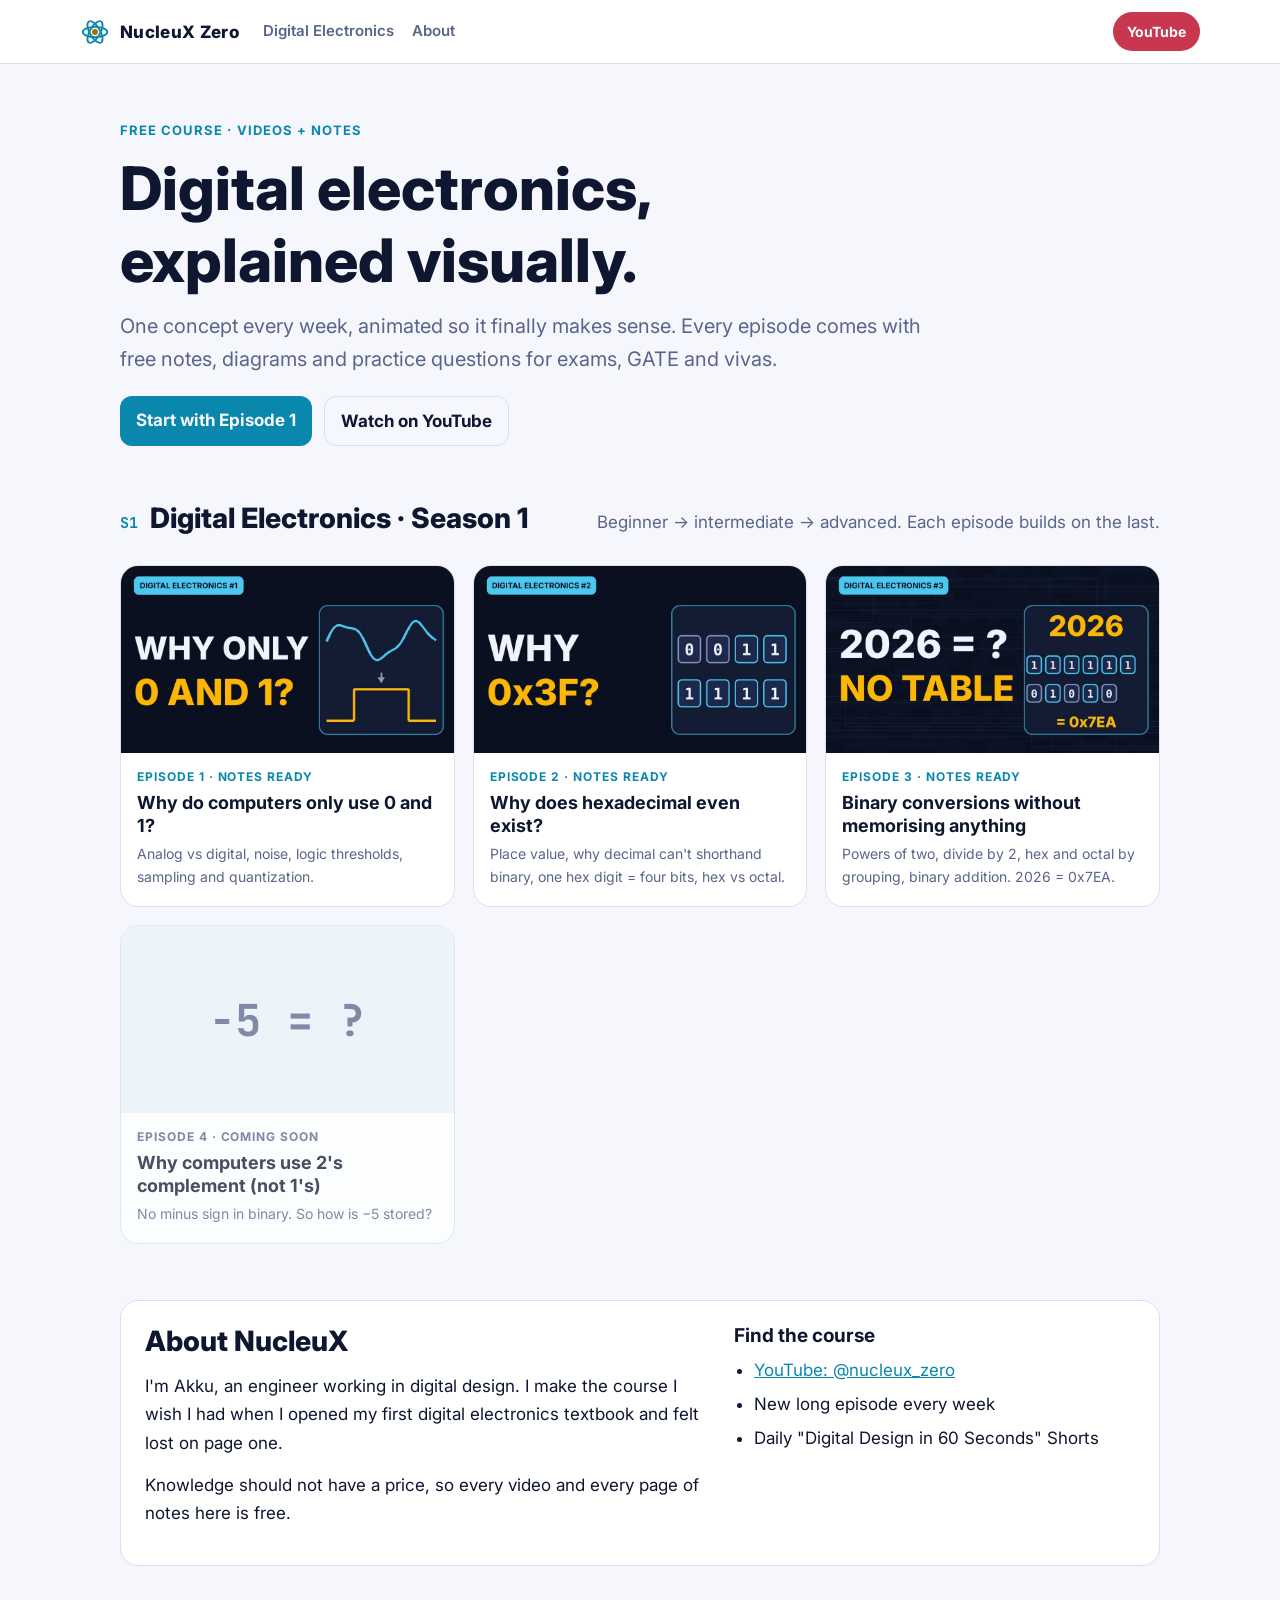
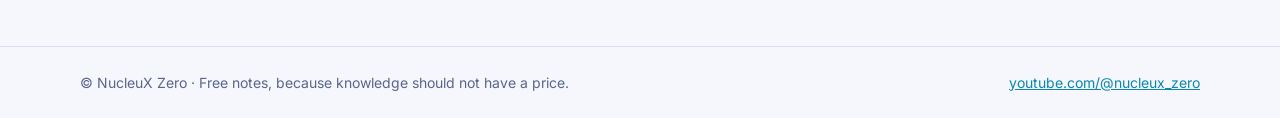
<file: index.html>
<!DOCTYPE html>
<html lang="en">
<head>
<meta charset="utf-8">
<meta name="viewport" content="width=device-width, initial-scale=1">
<link rel="preconnect" href="https://fonts.googleapis.com">
<link rel="preconnect" href="https://fonts.gstatic.com" crossorigin>
<link href="https://fonts.googleapis.com/css2?family=Inter:wght@400;500;600;700;800&family=JetBrains+Mono:wght@500;700&display=swap" rel="stylesheet">
<title>Free Digital Electronics Course: Animated Lessons + Notes | NucleuX</title>
<meta name="description" content="Free animated Digital Electronics course for beginners: number systems, binary, hexadecimal, logic gates and more. Notes and practice questions for ECE, GATE and vivas.">
<link rel="canonical" href="https://nucleuxzero.github.io/">
<meta name="robots" content="index, follow">
<meta property="og:type" content="website">
<meta property="og:site_name" content="NucleuX Zero">
<meta property="og:title" content="Free Digital Electronics Course: Animated Lessons + Notes | NucleuX">
<meta property="og:description" content="Free animated Digital Electronics course for beginners: number systems, binary, hexadecimal, logic gates and more. Notes and practice questions for ECE, GATE and vivas.">
<meta property="og:url" content="https://nucleuxzero.github.io/">
<meta property="og:image" content="https://nucleuxzero.github.io/assets/ep02-thumb.jpg">
<meta property="og:image:width" content="960">
<meta property="og:image:height" content="540">
<meta name="twitter:card" content="summary_large_image">
<meta name="twitter:title" content="Free Digital Electronics Course: Animated Lessons + Notes | NucleuX">
<meta name="twitter:description" content="Free animated Digital Electronics course for beginners: number systems, binary, hexadecimal, logic gates and more. Notes and practice questions for ECE, GATE and vivas.">
<meta name="twitter:image" content="https://nucleuxzero.github.io/assets/ep02-thumb.jpg">
<script type="application/ld+json">
{
 "@context": "https://schema.org",
 "@graph": [
  {
   "@type": "WebSite",
   "name": "NucleuX Zero",
   "url": "https://nucleuxzero.github.io/",
   "inLanguage": "en",
   "publisher": {
    "@type": "Organization",
    "name": "NucleuX Zero",
    "url": "https://nucleuxzero.github.io/",
    "sameAs": [
     "https://www.youtube.com/@nucleux_zero"
    ]
   }
  },
  {
   "@type": "Course",
   "name": "Digital Electronics (Season 1)",
   "url": "https://nucleuxzero.github.io/",
   "description": "Free animated Digital Electronics course for beginners: number systems, binary, hexadecimal, logic gates and more. Notes and practice questions for ECE, GATE and vivas.",
   "inLanguage": "en",
   "isAccessibleForFree": true,
   "educationalLevel": "Beginner",
   "provider": {
    "@type": "Organization",
    "name": "NucleuX Zero",
    "url": "https://nucleuxzero.github.io/",
    "sameAs": [
     "https://www.youtube.com/@nucleux_zero"
    ]
   },
   "hasCourseInstance": {
    "@type": "CourseInstance",
    "courseMode": "online"
   },
   "offers": {
    "@type": "Offer",
    "price": "0",
    "priceCurrency": "INR",
    "category": "Free"
   },
   "hasPart": [
    {
     "@type": "LearningResource",
     "name": "Analog vs Digital: Why Computers Use Only 0 and 1",
     "url": "https://nucleuxzero.github.io/digital-electronics/ep01-why-0-and-1/"
    },
    {
     "@type": "LearningResource",
     "name": "Hexadecimal Number System Explained",
     "url": "https://nucleuxzero.github.io/digital-electronics/ep02-why-hexadecimal-exists/"
    },
    {
     "@type": "LearningResource",
     "name": "Decimal to Binary, Hex and Octal Without Tables",
     "url": "https://nucleuxzero.github.io/digital-electronics/ep03-binary-conversions-without-memorising/"
    }
   ]
  }
 ]
}
</script>
<link rel="stylesheet" href="assets/style.css">
</head>
<body>
<header class="top">
  <div class="top-in">
    <a class="brand" href="./" aria-label="NucleuX Zero home"><svg viewBox="0 0 32 32" aria-hidden="true"><ellipse cx="16" cy="16" rx="13" ry="5.5" fill="none" stroke="var(--cyan)" stroke-width="2"/><ellipse cx="16" cy="16" rx="13" ry="5.5" fill="none" stroke="var(--cyan)" stroke-width="2" transform="rotate(60 16 16)"/><ellipse cx="16" cy="16" rx="13" ry="5.5" fill="none" stroke="var(--cyan)" stroke-width="2" transform="rotate(-60 16 16)"/><circle cx="16" cy="16" r="3.2" fill="var(--amber)"/></svg> NucleuX Zero</a>
    <nav class="nav" aria-label="Main">
      <a href="#course">Digital Electronics</a>
      <a href="#about">About</a>
    </nav>
    <a class="yt" href="https://www.youtube.com/@nucleux_zero">YouTube</a>
  </div>
</header>

<div class="home">
  <div class="hero">
    <div class="crumb">Free course · videos + notes</div>
    <h1>Digital electronics, explained visually.</h1>
    <p class="lede">One concept every week, animated so it finally makes sense. Every episode comes with free notes, diagrams and practice questions for exams, GATE and vivas.</p>
    <div class="actions">
      <a class="btn" href="digital-electronics/ep01-why-0-and-1/">Start with Episode 1</a>
      <a class="btn ghost" href="https://www.youtube.com/@nucleux_zero">Watch on YouTube</a>
    </div>
  </div>

  <section class="course" id="course">
    <div class="course-head">
      <h2><span class="n">S1</span>Digital Electronics · Season 1</h2>
      <p>Beginner → intermediate → advanced. Each episode builds on the last.</p>
    </div>
    <div class="eps">
      <a class="ep" href="digital-electronics/ep01-why-0-and-1/">
        <img src="assets/ep01-thumb.jpg" alt="Episode 1 thumbnail: Why only 0 and 1?">
        <div class="b"><small>Episode 1 · Notes ready</small><b>Why do computers only use 0 and 1?</b><span>Analog vs digital, noise, logic thresholds, sampling and quantization.</span></div>
      </a>
      <a class="ep" href="digital-electronics/ep02-why-hexadecimal-exists/">
        <img src="assets/ep02-thumb.jpg" alt="Episode 2 thumbnail: Why 0x3F?">
        <div class="b"><small>Episode 2 · Notes ready</small><b>Why does hexadecimal even exist?</b><span>Place value, why decimal can't shorthand binary, one hex digit = four bits, hex vs octal.</span></div>
      </a>
      <a class="ep" href="digital-electronics/ep03-binary-conversions-without-memorising/">
        <img src="assets/ep03-thumb.jpg" alt="Episode 3 thumbnail: 2026 = ? No table">
        <div class="b"><small>Episode 3 · Notes ready</small><b>Binary conversions without memorising anything</b><span>Powers of two, divide by 2, hex and octal by grouping, binary addition. 2026 = 0x7EA.</span></div>
      </a>
      <div class="ep soon" aria-label="Episode 4, coming soon">
        <div class="ph">−5 = ?</div>
        <div class="b"><small>Episode 4 · Coming soon</small><b>Why computers use 2's complement (not 1's)</b><span>No minus sign in binary. So how is −5 stored?</span></div>
      </div>
    </div>
  </section>

  <section class="about" id="about">
    <div>
      <h2>About NucleuX</h2>
      <p>I'm Akku, an engineer working in digital design. I make the course I wish I had when I opened my first digital electronics textbook and felt lost on page one.</p>
      <p>Knowledge should not have a price, so every video and every page of notes here is free.</p>
    </div>
    <div>
      <h3 style="margin-top:0">Find the course</h3>
      <ul>
        <li><a href="https://www.youtube.com/@nucleux_zero">YouTube: @nucleux_zero</a></li>
        <li>New long episode every week</li>
        <li>Daily "Digital Design in 60 Seconds" Shorts</li>
      </ul>
    </div>
  </section>
</div>

<footer><div><span>© NucleuX Zero · Free notes, because knowledge should not have a price.</span><a href="https://www.youtube.com/@nucleux_zero">youtube.com/@nucleux_zero</a></div></footer>
</body>
</html>
</file>
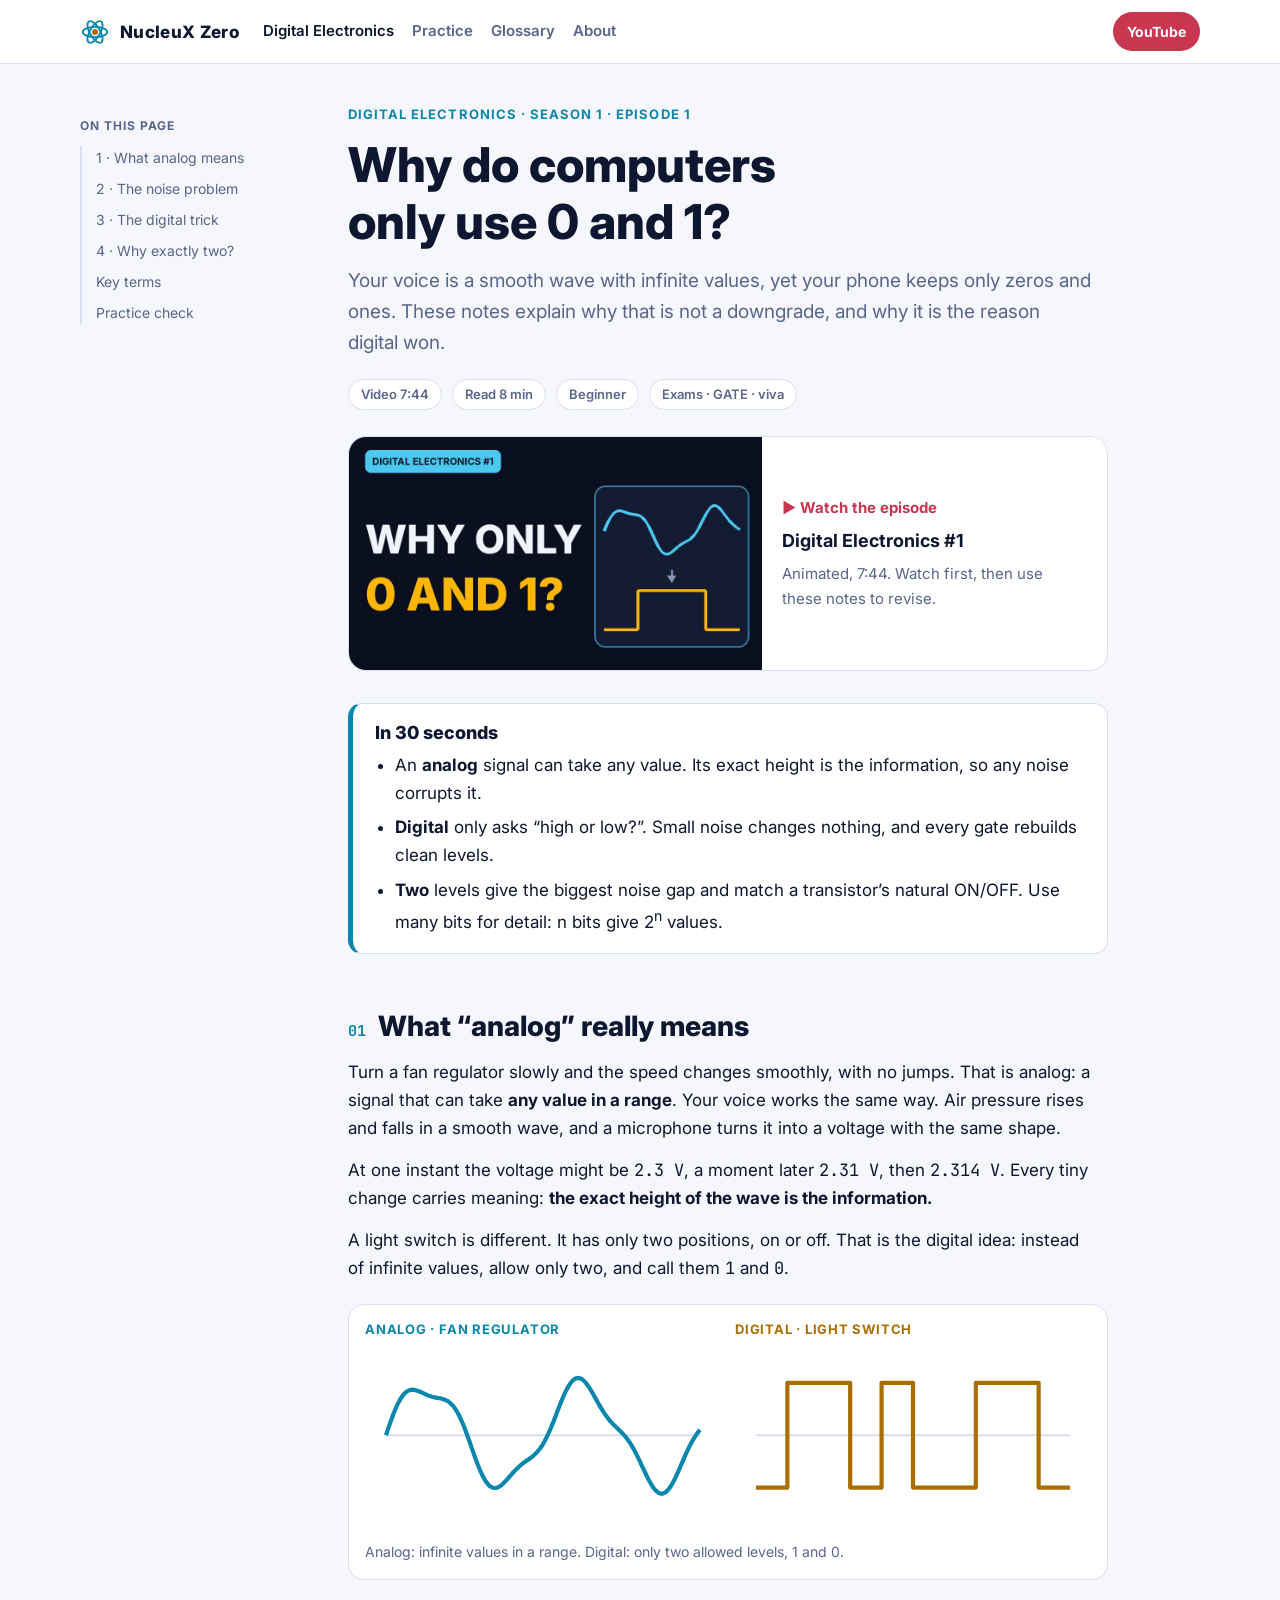
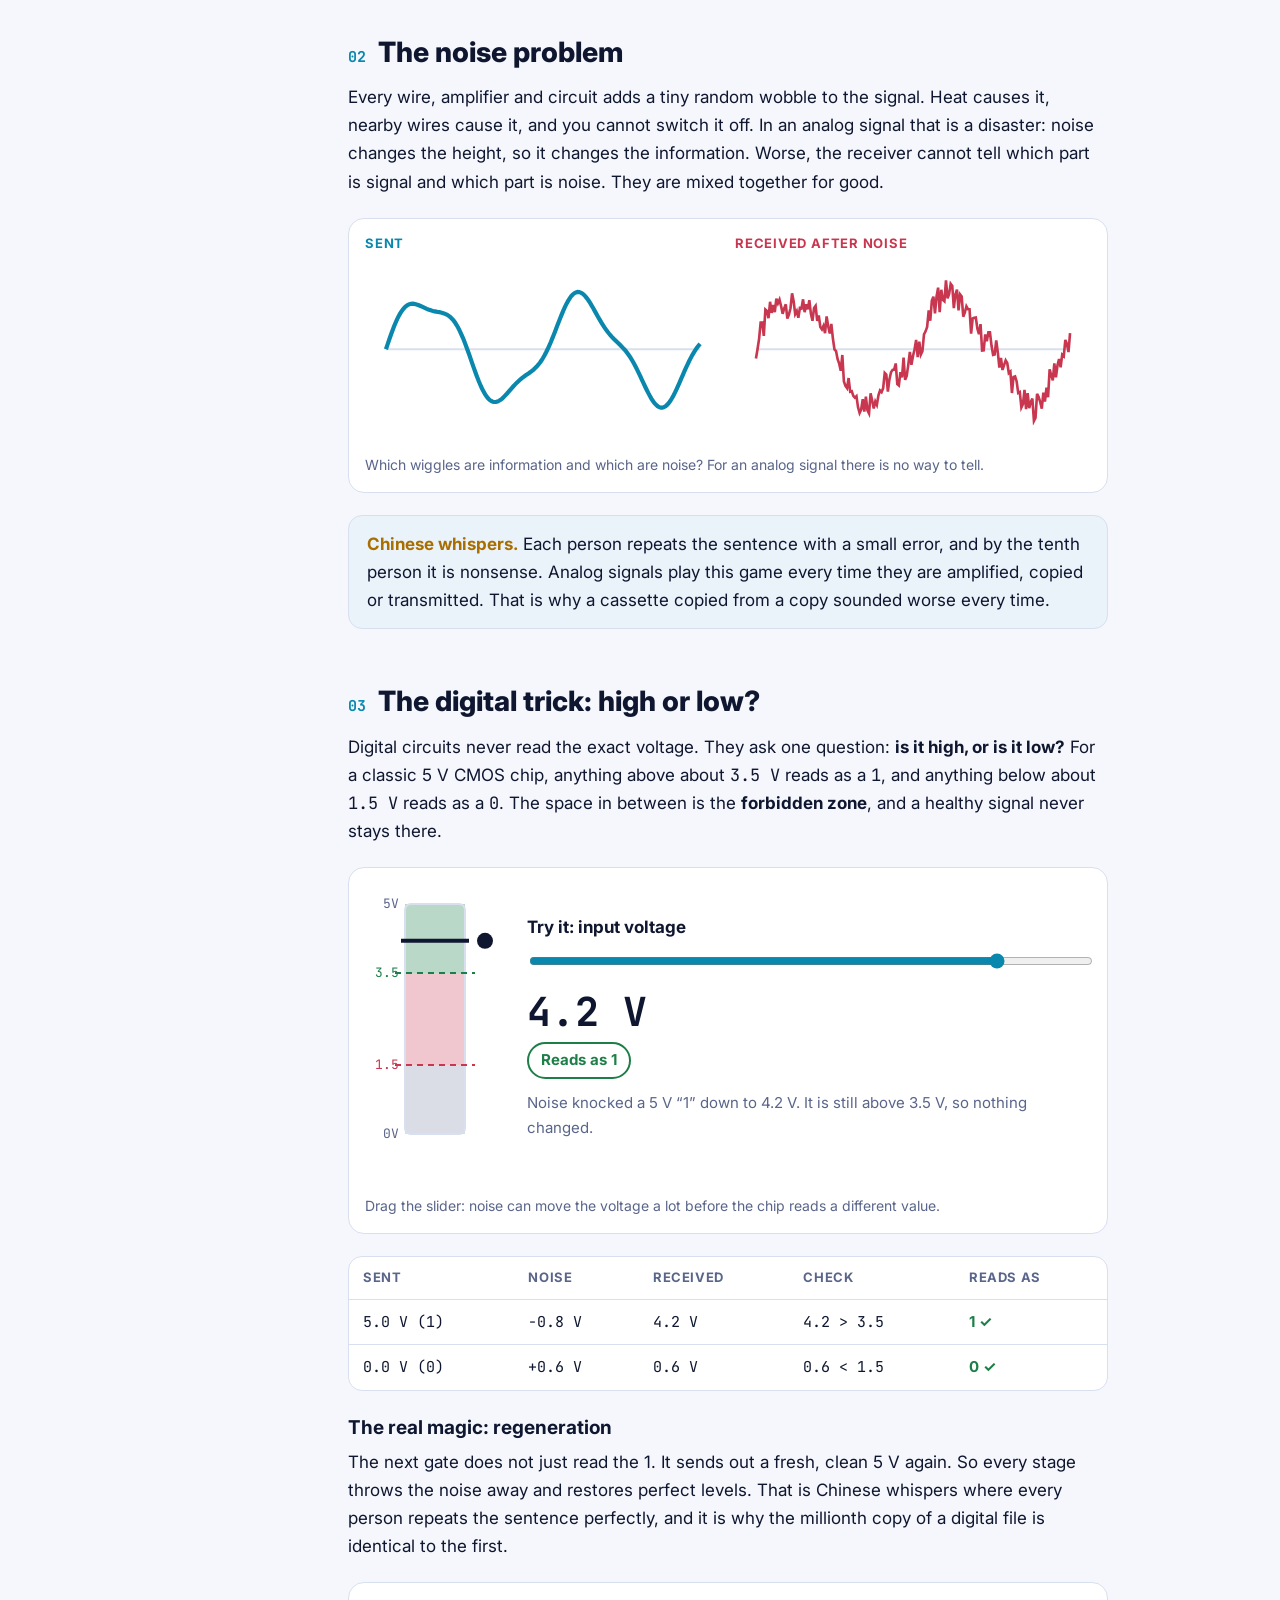
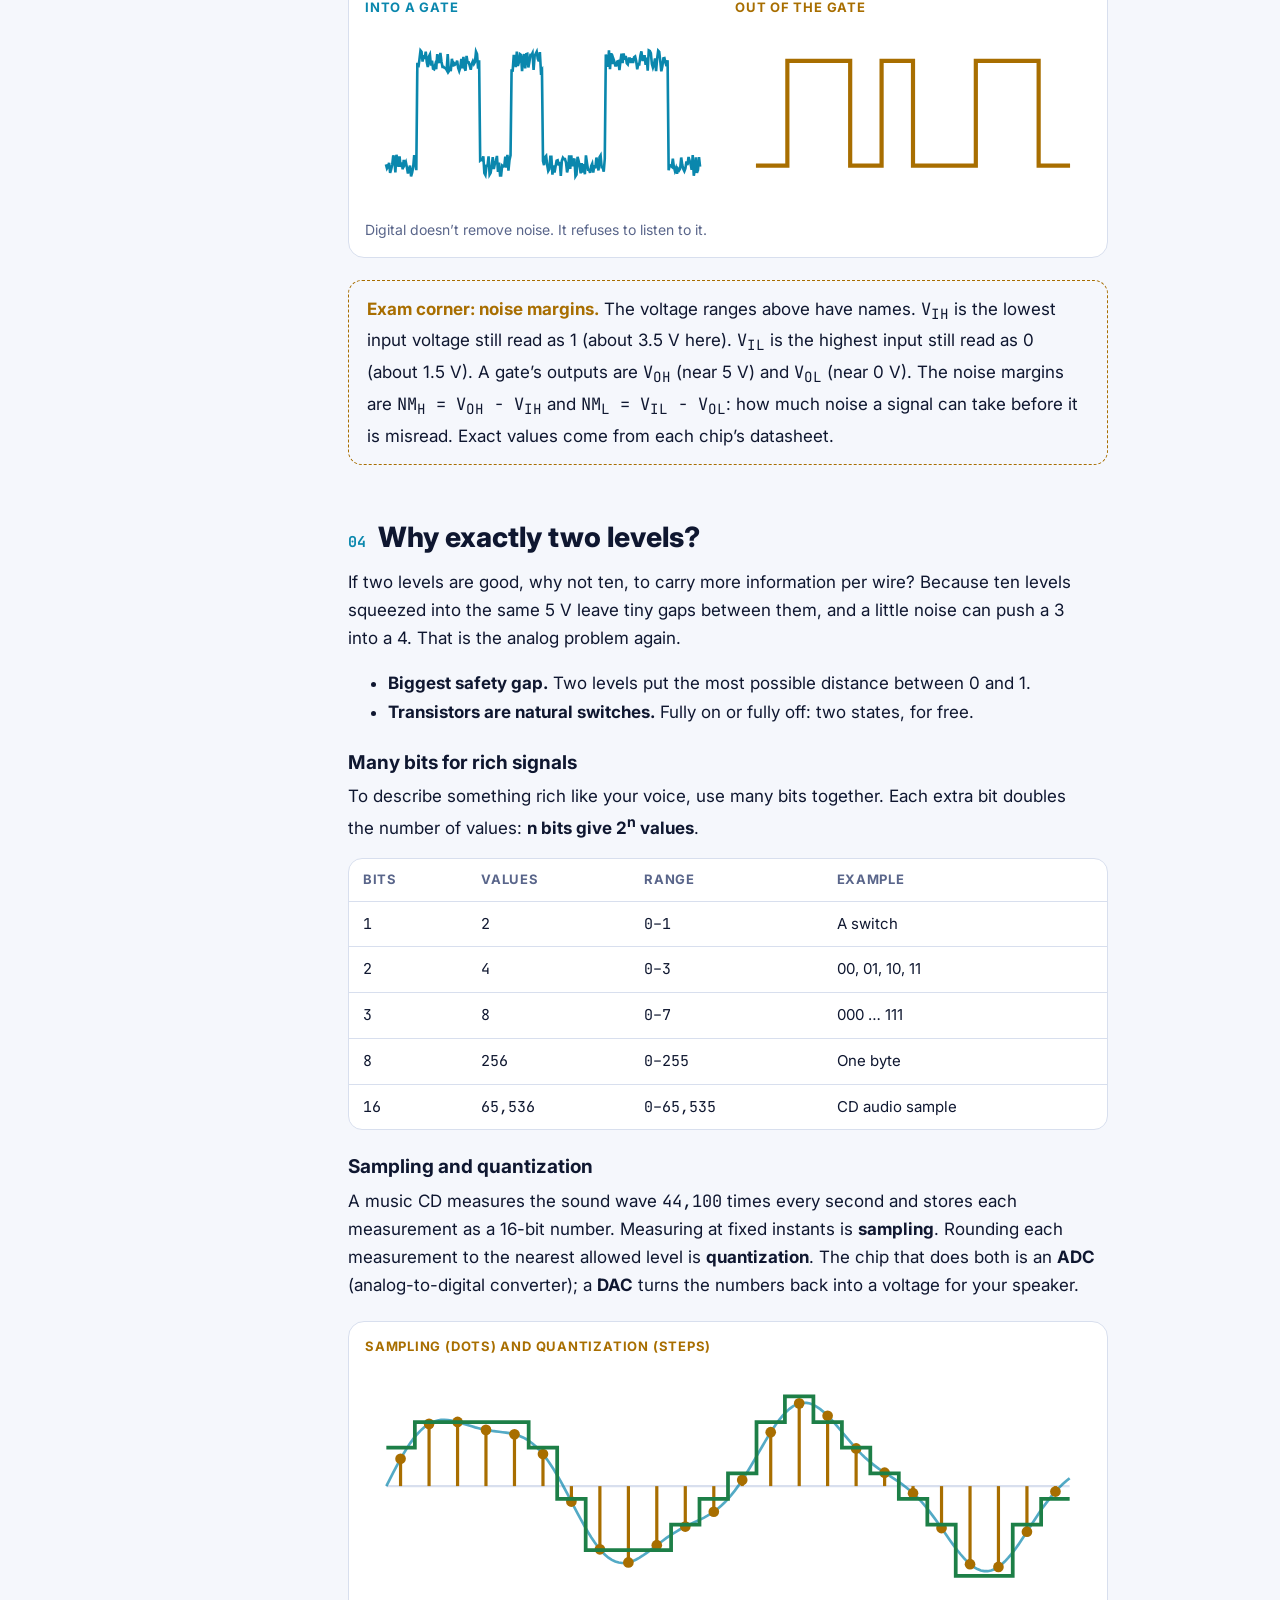
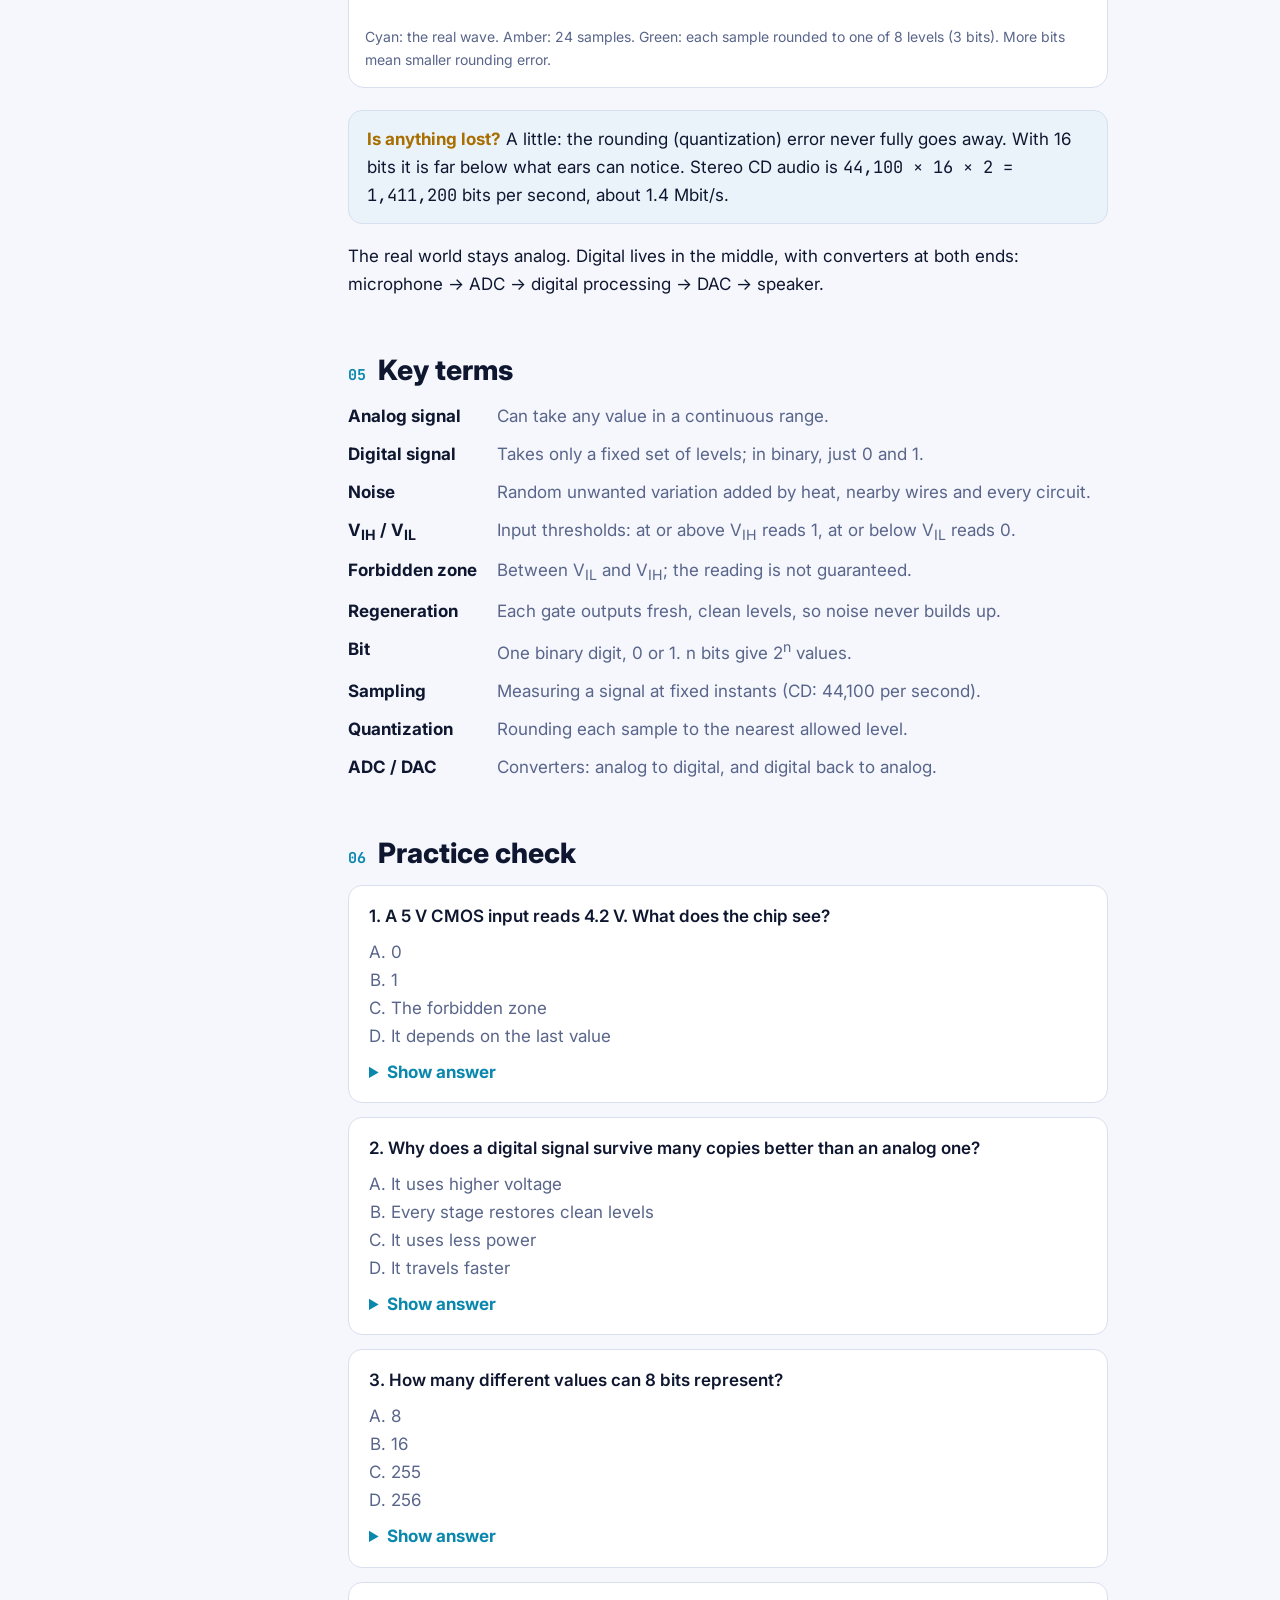
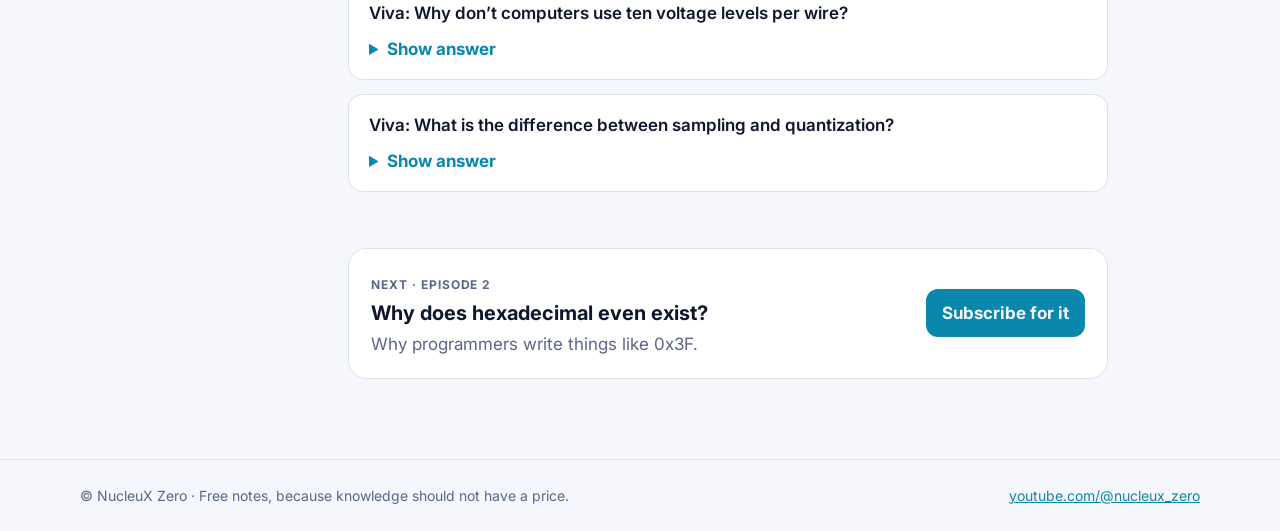
<file: digital-electronics/ep01-why-0-and-1/index.html>
<!DOCTYPE html>
<html lang="en">
<head>
<meta charset="utf-8">
<meta name="viewport" content="width=device-width, initial-scale=1">
<title>Analog vs Digital: Why Computers Use Only 0 and 1 | Free Notes</title>
<meta name="description" content="Why do computers use only 0 and 1? Analog vs digital signals, noise, logic thresholds, why exactly two levels, sampling and quantization. Free notes and practice.">
<link rel="canonical" href="https://nucleuxzero.github.io/digital-electronics/ep01-why-0-and-1/">
<meta name="robots" content="index, follow">
<meta property="og:type" content="article">
<meta property="og:site_name" content="NucleuX Zero">
<meta property="og:title" content="Analog vs Digital: Why Computers Use Only 0 and 1 | Free Notes">
<meta property="og:description" content="Why do computers use only 0 and 1? Analog vs digital signals, noise, logic thresholds, why exactly two levels, sampling and quantization. Free notes and practice.">
<meta property="og:url" content="https://nucleuxzero.github.io/digital-electronics/ep01-why-0-and-1/">
<meta property="og:image" content="https://nucleuxzero.github.io/assets/ep01-thumb.jpg">
<meta property="og:image:width" content="960">
<meta property="og:image:height" content="540">
<meta name="twitter:card" content="summary_large_image">
<meta name="twitter:title" content="Analog vs Digital: Why Computers Use Only 0 and 1 | Free Notes">
<meta name="twitter:description" content="Why do computers use only 0 and 1? Analog vs digital signals, noise, logic thresholds, why exactly two levels, sampling and quantization. Free notes and practice.">
<meta name="twitter:image" content="https://nucleuxzero.github.io/assets/ep01-thumb.jpg">
<script type="application/ld+json">
{
 "@context": "https://schema.org",
 "@type": "LearningResource",
 "name": "Analog vs Digital: Why Do Computers Only Use 0 and 1?",
 "description": "Why do computers use only 0 and 1? Analog vs digital signals, noise, logic thresholds, why exactly two levels, sampling and quantization. Free notes and practice.",
 "url": "https://nucleuxzero.github.io/digital-electronics/ep01-why-0-and-1/",
 "image": "https://nucleuxzero.github.io/assets/ep01-thumb.jpg",
 "inLanguage": "en",
 "learningResourceType": "Lecture notes",
 "educationalLevel": "Beginner",
 "isAccessibleForFree": true,
 "teaches": [
  "Analog vs digital signals",
  "Noise and logic thresholds",
  "Why binary uses two levels",
  "Sampling and quantization"
 ],
 "keywords": "analog vs digital, why computers use binary, digital signal, noise margin, logic levels, sampling and quantization, digital electronics basics",
 "dateModified": "2026-11-20",
 "author": {
  "@type": "Organization",
  "name": "NucleuX Zero",
  "url": "https://nucleuxzero.github.io/",
  "sameAs": [
   "https://www.youtube.com/@nucleux_zero"
  ]
 },
 "isPartOf": {
  "@type": "Course",
  "name": "Digital Electronics (Season 1)",
  "url": "https://nucleuxzero.github.io/",
  "provider": {
   "@type": "Organization",
   "name": "NucleuX Zero"
  }
 }
}
</script>
<link rel="preconnect" href="https://fonts.googleapis.com">
<link rel="preconnect" href="https://fonts.gstatic.com" crossorigin>
<link href="https://fonts.googleapis.com/css2?family=Inter:wght@400;500;600;700;800&family=JetBrains+Mono:wght@500;700&display=swap" rel="stylesheet">
<link rel="stylesheet" href="../../assets/style.css">
</head>
<body>
<header class="top">
  <div class="top-in">
    <a class="brand" href="../../" aria-label="NucleuX Zero home">
      <svg viewBox="0 0 32 32" aria-hidden="true"><ellipse cx="16" cy="16" rx="13" ry="5.5" fill="none" stroke="var(--cyan)" stroke-width="2"/><ellipse cx="16" cy="16" rx="13" ry="5.5" fill="none" stroke="var(--cyan)" stroke-width="2" transform="rotate(60 16 16)"/><ellipse cx="16" cy="16" rx="13" ry="5.5" fill="none" stroke="var(--cyan)" stroke-width="2" transform="rotate(-60 16 16)"/><circle cx="16" cy="16" r="3.2" fill="var(--amber)"/></svg>
      NucleuX Zero
    </a>
    <nav class="nav" aria-label="Main">
      <a href="../../#course" aria-current="page">Digital Electronics</a>
      <a href="#practice">Practice</a>
      <a href="#glossary">Glossary</a>
      <a href="../../#about">About</a>
    </nav>
    <a class="yt" href="https://www.youtube.com/@nucleux_zero">YouTube</a>
  </div>
</header>

<div class="wrap" id="top">
  <aside class="rail" aria-label="On this page">
    <p>On this page</p>
    <ol>
      <li><a href="#analog">1 · What analog means</a></li>
      <li><a href="#noise">2 · The noise problem</a></li>
      <li><a href="#trick">3 · The digital trick</a></li>
      <li><a href="#two">4 · Why exactly two?</a></li>
      <li><a href="#glossary">Key terms</a></li>
      <li><a href="#practice">Practice check</a></li>
    </ol>
  </aside>

  <main>
    <div class="crumb">Digital Electronics · Season 1 · Episode 1</div>
    <h1>Why do computers only use 0 and 1?</h1>
    <p class="lede">Your voice is a smooth wave with infinite values, yet your phone keeps only zeros and ones. These notes explain why that is not a downgrade, and why it is the reason digital won.</p>
    <div class="meta">
      <span class="chip">Video 7:44</span><span class="chip">Read 8 min</span><span class="chip">Beginner</span><span class="chip">Exams · GATE · viva</span>
    </div>

    <a class="video" href="https://www.youtube.com/@nucleux_zero">
      <img src="../../assets/ep01-thumb.jpg" alt="Episode 1 thumbnail: Why only 0 and 1?">
      <div><span class="play">▶ Watch the episode</span><b>Digital Electronics #1</b><span>Animated, 7:44. Watch first, then use these notes to revise.</span></div>
    </a>

    <div class="tldr">
      <h2>In 30 seconds</h2>
      <ul>
        <li>An <b>analog</b> signal can take any value. Its exact height is the information, so any noise corrupts it.</li>
        <li><b>Digital</b> only asks “high or low?”. Small noise changes nothing, and every gate rebuilds clean levels.</li>
        <li><b>Two</b> levels give the biggest noise gap and match a transistor’s natural ON/OFF. Use many bits for detail: n bits give 2<sup>n</sup> values.</li>
      </ul>
    </div>

    <section id="analog">
      <h2><span class="n">01</span>What “analog” really means</h2>
      <p>Turn a fan regulator slowly and the speed changes smoothly, with no jumps. That is analog: a signal that can take <b>any value in a range</b>. Your voice works the same way. Air pressure rises and falls in a smooth wave, and a microphone turns it into a voltage with the same shape.</p>
      <p>At one instant the voltage might be <span class="mono">2.3 V</span>, a moment later <span class="mono">2.31 V</span>, then <span class="mono">2.314 V</span>. Every tiny change carries meaning: <b>the exact height of the wave is the information.</b></p>
      <p>A light switch is different. It has only two positions, on or off. That is the digital idea: instead of infinite values, allow only two, and call them <span class="mono">1</span> and <span class="mono">0</span>.</p>
      <figure>
        <div class="duo">
          <div><p class="plotlabel" style="color:var(--cyan)">Analog · fan regulator</p>
            <svg viewBox="0 0 340 180" role="img" aria-label="A smooth analog wave"><line x1="20" y1="90" x2="320" y2="90" class="axis"/><path d="M20.0,90.0 L21.5,85.6 L23.0,81.2 L24.5,76.9 L26.0,72.8 L27.5,68.8 L29.0,65.2 L30.5,61.8 L32.0,58.7 L33.5,56.0 L35.0,53.6 L36.5,51.6 L38.0,49.9 L39.5,48.6 L41.0,47.6 L42.5,47.0 L44.0,46.6 L45.5,46.5 L47.0,46.7 L48.5,47.0 L50.0,47.5 L51.5,48.0 L53.0,48.7 L54.5,49.4 L56.0,50.1 L57.5,50.8 L59.0,51.5 L60.5,52.1 L62.0,52.6 L63.5,53.1 L65.0,53.5 L66.5,53.8 L68.0,54.1 L69.5,54.4 L71.0,54.6 L72.5,54.9 L74.0,55.3 L75.5,55.8 L77.0,56.4 L78.5,57.1 L80.0,58.1 L81.5,59.3 L83.0,60.8 L84.5,62.5 L86.0,64.5 L87.5,66.9 L89.0,69.5 L90.5,72.4 L92.0,75.7 L93.5,79.1 L95.0,82.9 L96.5,86.8 L98.0,90.9 L99.5,95.1 L101.0,99.4 L102.5,103.7 L104.0,108.0 L105.5,112.2 L107.0,116.2 L108.5,120.1 L110.0,123.7 L111.5,127.0 L113.0,130.0 L114.5,132.7 L116.0,135.0 L117.5,136.9 L119.0,138.4 L120.5,139.4 L122.0,140.1 L123.5,140.4 L125.0,140.4 L126.5,140.0 L128.0,139.2 L129.5,138.3 L131.0,137.1 L132.5,135.7 L134.0,134.1 L135.5,132.5 L137.0,130.8 L138.5,129.0 L140.0,127.3 L141.5,125.6 L143.0,124.0 L144.5,122.4 L146.0,121.0 L147.5,119.6 L149.0,118.3 L150.5,117.1 L152.0,116.0 L153.5,114.9 L155.0,113.9 L156.5,112.9 L158.0,111.8 L159.5,110.6 L161.0,109.4 L162.5,108.0 L164.0,106.5 L165.5,104.8 L167.0,102.9 L168.5,100.8 L170.0,98.4 L171.5,95.8 L173.0,92.9 L174.5,89.8 L176.0,86.5 L177.5,83.1 L179.0,79.4 L180.5,75.6 L182.0,71.8 L183.5,67.9 L185.0,64.0 L186.5,60.2 L188.0,56.5 L189.5,52.9 L191.0,49.6 L192.5,46.5 L194.0,43.8 L195.5,41.4 L197.0,39.3 L198.5,37.7 L200.0,36.5 L201.5,35.7 L203.0,35.3 L204.5,35.4 L206.0,35.9 L207.5,36.7 L209.0,38.0 L210.5,39.5 L212.0,41.4 L213.5,43.5 L215.0,45.8 L216.5,48.3 L218.0,50.9 L219.5,53.6 L221.0,56.2 L222.5,58.9 L224.0,61.5 L225.5,64.1 L227.0,66.5 L228.5,68.8 L230.0,71.0 L231.5,73.1 L233.0,75.0 L234.5,76.7 L236.0,78.4 L237.5,80.0 L239.0,81.4 L240.5,82.9 L242.0,84.3 L243.5,85.8 L245.0,87.3 L246.5,88.9 L248.0,90.5 L249.5,92.3 L251.0,94.3 L252.5,96.4 L254.0,98.7 L255.5,101.2 L257.0,103.9 L258.5,106.7 L260.0,109.7 L261.5,112.8 L263.0,115.9 L264.5,119.2 L266.0,122.4 L267.5,125.6 L269.0,128.7 L270.5,131.7 L272.0,134.5 L273.5,137.1 L275.0,139.5 L276.5,141.5 L278.0,143.1 L279.5,144.4 L281.0,145.3 L282.5,145.8 L284.0,145.8 L285.5,145.3 L287.0,144.5 L288.5,143.2 L290.0,141.5 L291.5,139.5 L293.0,137.1 L294.5,134.4 L296.0,131.5 L297.5,128.3 L299.0,125.0 L300.5,121.6 L302.0,118.1 L303.5,114.7 L305.0,111.2 L306.5,107.8 L308.0,104.6 L309.5,101.5 L311.0,98.5 L312.5,95.8 L314.0,93.2 L315.5,90.8 L317.0,88.6 L318.5,86.6 L320.0,84.8" class="st-cyan" stroke-width="4" stroke-linejoin="round"/></svg></div>
          <div><p class="plotlabel" style="color:var(--amber)">Digital · light switch</p>
            <svg viewBox="0 0 340 180" role="img" aria-label="A square digital wave with only two levels"><line x1="20" y1="90" x2="320" y2="90" class="axis"/><path d="M20.0,140.0 L50.0,140.0 L50.0,40.0 L80.0,40.0 L80.0,40.0 L110.0,40.0 L110.0,140.0 L140.0,140.0 L140.0,40.0 L170.0,40.0 L170.0,140.0 L200.0,140.0 L200.0,140.0 L230.0,140.0 L230.0,40.0 L260.0,40.0 L260.0,40.0 L290.0,40.0 L290.0,140.0 L320.0,140.0" class="st-amber" stroke-width="4" stroke-linejoin="round"/></svg></div>
        </div>
        <figcaption>Analog: infinite values in a range. Digital: only two allowed levels, 1 and 0.</figcaption>
      </figure>
    </section>

    <section id="noise">
      <h2><span class="n">02</span>The noise problem</h2>
      <p>Every wire, amplifier and circuit adds a tiny random wobble to the signal. Heat causes it, nearby wires cause it, and you cannot switch it off. In an analog signal that is a disaster: noise changes the height, so it changes the information. Worse, the receiver cannot tell which part is signal and which part is noise. They are mixed together for good.</p>
      <figure>
        <div class="duo">
          <div><p class="plotlabel" style="color:var(--cyan)">Sent</p>
            <svg viewBox="0 0 340 180" role="img" aria-label="Clean sent wave"><line x1="20" y1="90" x2="320" y2="90" class="axis"/><path d="M20.0,90.0 L21.5,85.6 L23.0,81.2 L24.5,76.9 L26.0,72.8 L27.5,68.8 L29.0,65.2 L30.5,61.8 L32.0,58.7 L33.5,56.0 L35.0,53.6 L36.5,51.6 L38.0,49.9 L39.5,48.6 L41.0,47.6 L42.5,47.0 L44.0,46.6 L45.5,46.5 L47.0,46.7 L48.5,47.0 L50.0,47.5 L51.5,48.0 L53.0,48.7 L54.5,49.4 L56.0,50.1 L57.5,50.8 L59.0,51.5 L60.5,52.1 L62.0,52.6 L63.5,53.1 L65.0,53.5 L66.5,53.8 L68.0,54.1 L69.5,54.4 L71.0,54.6 L72.5,54.9 L74.0,55.3 L75.5,55.8 L77.0,56.4 L78.5,57.1 L80.0,58.1 L81.5,59.3 L83.0,60.8 L84.5,62.5 L86.0,64.5 L87.5,66.9 L89.0,69.5 L90.5,72.4 L92.0,75.7 L93.5,79.1 L95.0,82.9 L96.5,86.8 L98.0,90.9 L99.5,95.1 L101.0,99.4 L102.5,103.7 L104.0,108.0 L105.5,112.2 L107.0,116.2 L108.5,120.1 L110.0,123.7 L111.5,127.0 L113.0,130.0 L114.5,132.7 L116.0,135.0 L117.5,136.9 L119.0,138.4 L120.5,139.4 L122.0,140.1 L123.5,140.4 L125.0,140.4 L126.5,140.0 L128.0,139.2 L129.5,138.3 L131.0,137.1 L132.5,135.7 L134.0,134.1 L135.5,132.5 L137.0,130.8 L138.5,129.0 L140.0,127.3 L141.5,125.6 L143.0,124.0 L144.5,122.4 L146.0,121.0 L147.5,119.6 L149.0,118.3 L150.5,117.1 L152.0,116.0 L153.5,114.9 L155.0,113.9 L156.5,112.9 L158.0,111.8 L159.5,110.6 L161.0,109.4 L162.5,108.0 L164.0,106.5 L165.5,104.8 L167.0,102.9 L168.5,100.8 L170.0,98.4 L171.5,95.8 L173.0,92.9 L174.5,89.8 L176.0,86.5 L177.5,83.1 L179.0,79.4 L180.5,75.6 L182.0,71.8 L183.5,67.9 L185.0,64.0 L186.5,60.2 L188.0,56.5 L189.5,52.9 L191.0,49.6 L192.5,46.5 L194.0,43.8 L195.5,41.4 L197.0,39.3 L198.5,37.7 L200.0,36.5 L201.5,35.7 L203.0,35.3 L204.5,35.4 L206.0,35.9 L207.5,36.7 L209.0,38.0 L210.5,39.5 L212.0,41.4 L213.5,43.5 L215.0,45.8 L216.5,48.3 L218.0,50.9 L219.5,53.6 L221.0,56.2 L222.5,58.9 L224.0,61.5 L225.5,64.1 L227.0,66.5 L228.5,68.8 L230.0,71.0 L231.5,73.1 L233.0,75.0 L234.5,76.7 L236.0,78.4 L237.5,80.0 L239.0,81.4 L240.5,82.9 L242.0,84.3 L243.5,85.8 L245.0,87.3 L246.5,88.9 L248.0,90.5 L249.5,92.3 L251.0,94.3 L252.5,96.4 L254.0,98.7 L255.5,101.2 L257.0,103.9 L258.5,106.7 L260.0,109.7 L261.5,112.8 L263.0,115.9 L264.5,119.2 L266.0,122.4 L267.5,125.6 L269.0,128.7 L270.5,131.7 L272.0,134.5 L273.5,137.1 L275.0,139.5 L276.5,141.5 L278.0,143.1 L279.5,144.4 L281.0,145.3 L282.5,145.8 L284.0,145.8 L285.5,145.3 L287.0,144.5 L288.5,143.2 L290.0,141.5 L291.5,139.5 L293.0,137.1 L294.5,134.4 L296.0,131.5 L297.5,128.3 L299.0,125.0 L300.5,121.6 L302.0,118.1 L303.5,114.7 L305.0,111.2 L306.5,107.8 L308.0,104.6 L309.5,101.5 L311.0,98.5 L312.5,95.8 L314.0,93.2 L315.5,90.8 L317.0,88.6 L318.5,86.6 L320.0,84.8" class="st-cyan" stroke-width="4"/></svg></div>
          <div><p class="plotlabel" style="color:var(--red)">Received after noise</p>
            <svg viewBox="0 0 340 180" role="img" aria-label="Received wave with random noise added"><line x1="20" y1="90" x2="320" y2="90" class="axis"/><path d="M20.0,98.8 L21.5,90.1 L23.0,80.1 L24.5,64.4 L26.0,64.3 L27.5,77.3 L29.0,52.1 L30.5,53.4 L32.0,60.3 L33.5,44.7 L35.0,55.3 L36.5,47.8 L38.0,54.6 L39.5,41.7 L41.0,46.2 L42.5,42.7 L44.0,48.8 L45.5,56.2 L47.0,51.1 L48.5,47.1 L50.0,60.7 L51.5,57.0 L53.0,50.8 L54.5,36.6 L56.0,44.2 L57.5,56.5 L59.0,53.6 L60.5,60.0 L62.0,50.6 L63.5,51.1 L65.0,42.3 L66.5,54.6 L68.0,47.0 L69.5,51.8 L71.0,43.1 L72.5,56.2 L74.0,62.8 L75.5,50.6 L77.0,48.5 L78.5,62.9 L80.0,57.7 L81.5,68.8 L83.0,71.0 L84.5,67.7 L86.0,74.7 L87.5,58.6 L89.0,68.1 L90.5,75.0 L92.0,65.8 L93.5,79.8 L95.0,90.1 L96.5,91.8 L98.0,99.5 L99.5,103.8 L101.0,110.5 L102.5,95.5 L104.0,120.8 L105.5,125.0 L107.0,127.1 L108.5,117.5 L110.0,130.5 L111.5,130.0 L113.0,134.6 L114.5,136.2 L116.0,134.8 L117.5,145.5 L119.0,150.8 L120.5,147.6 L122.0,137.6 L123.5,149.6 L125.0,135.3 L126.5,148.3 L128.0,151.3 L129.5,132.1 L131.0,138.9 L132.5,146.5 L134.0,140.0 L135.5,143.2 L137.0,134.0 L138.5,129.4 L140.0,131.0 L141.5,127.1 L143.0,112.6 L144.5,114.1 L146.0,130.4 L147.5,118.8 L149.0,112.0 L150.5,109.7 L152.0,109.4 L153.5,103.6 L155.0,123.3 L156.5,124.6 L158.0,112.0 L159.5,116.9 L161.0,97.9 L162.5,119.2 L164.0,115.4 L165.5,104.9 L167.0,92.5 L168.5,104.9 L170.0,96.5 L171.5,90.0 L173.0,81.1 L174.5,97.6 L176.0,82.8 L177.5,95.0 L179.0,91.8 L180.5,75.7 L182.0,72.9 L183.5,68.7 L185.0,53.0 L186.5,62.8 L188.0,43.4 L189.5,39.8 L191.0,55.7 L192.5,39.6 L194.0,31.2 L195.5,54.6 L197.0,33.2 L198.5,42.8 L200.0,44.2 L201.5,24.2 L203.0,41.4 L204.5,37.1 L206.0,27.5 L207.5,29.5 L209.0,50.7 L210.5,37.7 L212.0,33.0 L213.5,52.9 L215.0,37.7 L216.5,39.7 L218.0,58.9 L219.5,55.1 L221.0,49.0 L222.5,51.8 L224.0,51.9 L225.5,75.1 L227.0,60.6 L228.5,60.0 L230.0,59.7 L231.5,70.4 L233.0,75.5 L234.5,66.0 L236.0,91.2 L237.5,91.0 L239.0,75.9 L240.5,82.3 L242.0,73.9 L243.5,73.9 L245.0,86.7 L246.5,95.4 L248.0,95.0 L249.5,81.5 L251.0,93.0 L252.5,107.6 L254.0,98.3 L255.5,109.8 L257.0,105.1 L258.5,100.7 L260.0,103.2 L261.5,112.7 L263.0,111.3 L264.5,131.8 L266.0,116.5 L267.5,116.0 L269.0,120.8 L270.5,131.8 L272.0,131.0 L273.5,145.6 L275.0,142.4 L276.5,128.9 L278.0,147.3 L279.5,131.9 L281.0,146.2 L282.5,140.4 L284.0,137.1 L285.5,158.5 L287.0,155.5 L288.5,132.5 L290.0,135.7 L291.5,140.6 L293.0,146.7 L294.5,131.5 L296.0,139.9 L297.5,126.7 L299.0,135.8 L300.5,109.1 L302.0,114.8 L303.5,119.8 L305.0,103.5 L306.5,116.9 L308.0,105.4 L309.5,99.3 L311.0,107.2 L312.5,95.2 L314.0,96.6 L315.5,81.1 L317.0,84.9 L318.5,92.7 L320.0,74.6" class="st-red" stroke-width="2.5"/></svg></div>
        </div>
        <figcaption>Which wiggles are information and which are noise? For an analog signal there is no way to tell.</figcaption>
      </figure>
      <div class="callout"><b>Chinese whispers.</b> Each person repeats the sentence with a small error, and by the tenth person it is nonsense. Analog signals play this game every time they are amplified, copied or transmitted. That is why a cassette copied from a copy sounded worse every time.</div>
    </section>

    <section id="trick">
      <h2><span class="n">03</span>The digital trick: high or low?</h2>
      <p>Digital circuits never read the exact voltage. They ask one question: <b>is it high, or is it low?</b> For a classic 5 V CMOS chip, anything above about <span class="mono">3.5 V</span> reads as a <span class="mono">1</span>, and anything below about <span class="mono">1.5 V</span> reads as a <span class="mono">0</span>. The space in between is the <b>forbidden zone</b>, and a healthy signal never stays there.</p>

      <figure>
        <div class="tester">
          <svg viewBox="0 0 140 300" role="img" aria-label="Voltage bar with thresholds at 3.5 and 1.5 volts">
            <rect x="40" y="20" width="60" height="69" fill="var(--green)" opacity=".3"/>
            <rect x="40" y="89" width="60" height="92" fill="var(--red)" opacity=".28"/>
            <rect x="40" y="181" width="60" height="69" fill="var(--muted)" opacity=".22"/>
            <rect x="40" y="20" width="60" height="230" fill="none" stroke="var(--line)" stroke-width="2" rx="6"/>
            <line x1="30" y1="89" x2="110" y2="89" class="st-green" stroke-width="2" stroke-dasharray="6 5"/>
            <line x1="30" y1="181" x2="110" y2="181" class="st-red" stroke-width="2" stroke-dasharray="6 5"/>
            <text x="34" y="24" font-size="13" fill="var(--muted)" text-anchor="end" font-family="JetBrains Mono, monospace">5V</text>
            <text x="34" y="93" font-size="13" fill="var(--green)" text-anchor="end" font-family="JetBrains Mono, monospace">3.5</text>
            <text x="34" y="185" font-size="13" fill="var(--red)" text-anchor="end" font-family="JetBrains Mono, monospace">1.5</text>
            <text x="34" y="254" font-size="13" fill="var(--muted)" text-anchor="end" font-family="JetBrains Mono, monospace">0V</text>
            <g id="marker"><line x1="36" x2="104" y1="0" y2="0" stroke="var(--ink)" stroke-width="4"/><circle cx="120" cy="0" r="8" fill="var(--ink)"/></g>
          </svg>
          <div>
            <label for="volt">Try it: input voltage</label>
            <input id="volt" type="range" min="0" max="5" step="0.1" value="4.2">
            <div class="readout" id="vout">4.2 V</div>
            <span class="state ok" id="vstate">Reads as 1</span>
            <p style="margin-top:12px;color:var(--muted);font-size:15px" id="vnote">Noise knocked a 5 V “1” down to 4.2 V. It is still above 3.5 V, so nothing changed.</p>
          </div>
        </div>
        <figcaption>Drag the slider: noise can move the voltage a lot before the chip reads a different value.</figcaption>
      </figure>

      <div class="tbl"><table>
        <thead><tr><th>Sent</th><th>Noise</th><th>Received</th><th>Check</th><th>Reads as</th></tr></thead>
        <tbody>
          <tr><td class="mono">5.0 V (1)</td><td class="mono">−0.8 V</td><td class="mono">4.2 V</td><td class="mono">4.2 &gt; 3.5</td><td class="ok">1 ✓</td></tr>
          <tr><td class="mono">0.0 V (0)</td><td class="mono">+0.6 V</td><td class="mono">0.6 V</td><td class="mono">0.6 &lt; 1.5</td><td class="ok">0 ✓</td></tr>
        </tbody>
      </table></div>

      <h3>The real magic: regeneration</h3>
      <p>The next gate does not just read the 1. It sends out a fresh, clean 5 V again. So every stage throws the noise away and restores perfect levels. That is Chinese whispers where every person repeats the sentence perfectly, and it is why the millionth copy of a digital file is identical to the first.</p>
      <figure>
        <div class="duo">
          <div><p class="plotlabel" style="color:var(--cyan)">Into a gate</p>
            <svg viewBox="0 0 340 180" role="img" aria-label="Noisy digital signal into a gate"><path d="M20.0,138.8 L21.0,142.6 L22.0,140.9 L23.0,137.4 L24.0,146.9 L25.0,143.5 L26.0,139.2 L27.0,130.3 L28.0,133.4 L29.0,146.6 L30.0,129.8 L31.0,133.5 L32.0,141.2 L33.0,131.2 L34.0,141.3 L35.0,137.0 L36.0,143.6 L37.0,134.6 L38.0,138.8 L39.0,136.7 L40.0,141.6 L41.0,147.5 L42.0,143.5 L43.0,140.1 L44.0,150.3 L45.0,146.9 L46.0,141.6 L47.0,130.0 L48.0,135.4 L49.0,144.4 L50.0,41.7 L51.0,46.2 L52.0,38.5 L53.0,30.1 L54.0,31.4 L55.0,40.6 L56.0,34.5 L57.0,38.0 L58.0,31.1 L59.0,41.0 L60.0,45.9 L61.0,36.0 L62.0,33.9 L63.0,44.5 L64.0,39.7 L65.0,47.4 L66.0,48.0 L67.0,44.1 L68.0,47.9 L69.0,33.6 L70.0,38.9 L71.0,42.0 L72.0,32.3 L73.0,40.5 L74.0,45.7 L75.0,45.7 L76.0,46.7 L77.0,46.8 L78.0,48.6 L79.0,33.6 L80.0,50.0 L81.0,48.5 L82.0,48.7 L83.0,38.0 L84.0,45.3 L85.0,42.3 L86.0,43.6 L87.0,42.7 L88.0,39.9 L89.0,46.7 L90.0,49.7 L91.0,46.4 L92.0,38.1 L93.0,47.1 L94.0,36.1 L95.0,46.5 L96.0,49.4 L97.0,35.2 L98.0,41.4 L99.0,41.4 L100.0,44.6 L101.0,48.4 L102.0,42.6 L103.0,40.3 L104.0,42.9 L105.0,41.2 L106.0,31.2 L107.0,33.5 L108.0,47.4 L109.0,39.4 L110.0,135.1 L111.0,134.2 L112.0,134.8 L113.0,131.2 L114.0,147.3 L115.0,149.1 L116.0,140.2 L117.0,140.2 L118.0,131.1 L119.0,148.6 L120.0,146.9 L121.0,140.0 L122.0,131.9 L123.0,143.2 L124.0,138.5 L125.0,135.5 L126.0,130.8 L127.0,146.0 L128.0,137.1 L129.0,149.3 L130.0,149.3 L131.0,140.0 L132.0,140.9 L133.0,140.6 L134.0,131.4 L135.0,142.0 L136.0,129.8 L137.0,144.8 L138.0,134.6 L139.0,130.2 L140.0,48.1 L141.0,50.3 L142.0,35.3 L143.0,35.3 L144.0,46.0 L145.0,31.1 L146.0,44.8 L147.0,41.4 L148.0,33.6 L149.0,34.4 L150.0,49.9 L151.0,38.6 L152.0,33.5 L153.0,47.3 L154.0,33.7 L155.0,33.3 L156.0,46.3 L157.0,41.2 L158.0,34.4 L159.0,34.5 L160.0,32.5 L161.0,48.6 L162.0,35.4 L163.0,33.2 L164.0,31.2 L165.0,37.9 L166.0,40.4 L167.0,31.7 L168.0,50.0 L169.0,48.6 L170.0,135.7 L171.0,139.5 L172.0,131.9 L173.0,130.7 L174.0,139.5 L175.0,145.1 L176.0,143.4 L177.0,131.6 L178.0,131.6 L179.0,148.7 L180.0,139.7 L181.0,146.6 L182.0,140.9 L183.0,135.3 L184.0,134.9 L185.0,139.9 L186.0,136.4 L187.0,149.8 L188.0,135.4 L189.0,132.5 L190.0,133.8 L191.0,133.8 L192.0,137.2 L193.0,146.5 L194.0,142.3 L195.0,130.2 L196.0,143.2 L197.0,130.2 L198.0,140.7 L199.0,135.8 L200.0,133.2 L201.0,150.2 L202.0,148.6 L203.0,131.6 L204.0,135.4 L205.0,140.9 L206.0,147.4 L207.0,137.7 L208.0,146.6 L209.0,138.7 L210.0,148.3 L211.0,130.2 L212.0,137.4 L213.0,144.0 L214.0,144.0 L215.0,147.0 L216.0,140.6 L217.0,138.3 L218.0,146.7 L219.0,139.5 L220.0,142.6 L221.0,132.4 L222.0,137.1 L223.0,144.7 L224.0,132.0 L225.0,130.3 L226.0,141.5 L227.0,141.5 L228.0,145.9 L229.0,133.5 L230.0,33.9 L231.0,38.1 L232.0,45.6 L233.0,29.9 L234.0,48.0 L235.0,32.5 L236.0,42.9 L237.0,37.4 L238.0,40.3 L239.0,44.3 L240.0,44.3 L241.0,40.5 L242.0,40.1 L243.0,48.8 L244.0,40.1 L245.0,33.1 L246.0,42.2 L247.0,32.8 L248.0,38.8 L249.0,35.2 L250.0,42.1 L251.0,43.3 L252.0,37.9 L253.0,37.9 L254.0,41.9 L255.0,37.4 L256.0,42.1 L257.0,36.6 L258.0,35.8 L259.0,40.2 L260.0,48.0 L261.0,43.0 L262.0,43.2 L263.0,35.0 L264.0,30.9 L265.0,39.1 L266.0,39.1 L267.0,34.6 L268.0,43.7 L269.0,36.9 L270.0,49.4 L271.0,30.0 L272.0,30.5 L273.0,32.6 L274.0,43.0 L275.0,46.4 L276.0,43.5 L277.0,37.7 L278.0,49.7 L279.0,37.9 L280.0,30.3 L281.0,31.4 L282.0,40.3 L283.0,49.9 L284.0,45.1 L285.0,37.6 L286.0,37.3 L287.0,42.0 L288.0,45.1 L289.0,39.3 L290.0,144.5 L291.0,139.7 L292.0,140.1 L293.0,141.1 L294.0,133.5 L295.0,141.4 L296.0,145.1 L297.0,142.4 L298.0,147.8 L299.0,143.1 L300.0,144.6 L301.0,142.9 L302.0,132.3 L303.0,139.3 L304.0,143.4 L305.0,145.4 L306.0,142.7 L307.0,136.1 L308.0,139.6 L309.0,131.8 L310.0,135.3 L311.0,138.7 L312.0,143.9 L313.0,129.9 L314.0,149.6 L315.0,144.2 L316.0,132.2 L317.0,147.0 L318.0,144.1 L319.0,131.9 L320.0,140.9" class="st-cyan" stroke-width="2.5"/></svg></div>
          <div><p class="plotlabel" style="color:var(--amber)">Out of the gate</p>
            <svg viewBox="0 0 340 180" role="img" aria-label="Clean regenerated digital signal"><path d="M20.0,140.0 L50.0,140.0 L50.0,40.0 L80.0,40.0 L80.0,40.0 L110.0,40.0 L110.0,140.0 L140.0,140.0 L140.0,40.0 L170.0,40.0 L170.0,140.0 L200.0,140.0 L200.0,140.0 L230.0,140.0 L230.0,40.0 L260.0,40.0 L260.0,40.0 L290.0,40.0 L290.0,140.0 L320.0,140.0" class="st-amber" stroke-width="4"/></svg></div>
        </div>
        <figcaption>Digital doesn’t remove noise. It refuses to listen to it.</figcaption>
      </figure>

      <div class="callout exam"><b>Exam corner: noise margins.</b> The voltage ranges above have names. <span class="mono">V<sub>IH</sub></span> is the lowest input voltage still read as 1 (about 3.5 V here). <span class="mono">V<sub>IL</sub></span> is the highest input still read as 0 (about 1.5 V). A gate’s outputs are <span class="mono">V<sub>OH</sub></span> (near 5 V) and <span class="mono">V<sub>OL</sub></span> (near 0 V). The noise margins are <span class="mono">NM<sub>H</sub> = V<sub>OH</sub> − V<sub>IH</sub></span> and <span class="mono">NM<sub>L</sub> = V<sub>IL</sub> − V<sub>OL</sub></span>: how much noise a signal can take before it is misread. Exact values come from each chip’s datasheet.</div>
    </section>

    <section id="two">
      <h2><span class="n">04</span>Why exactly two levels?</h2>
      <p>If two levels are good, why not ten, to carry more information per wire? Because ten levels squeezed into the same 5 V leave tiny gaps between them, and a little noise can push a 3 into a 4. That is the analog problem again.</p>
      <ul>
        <li><b>Biggest safety gap.</b> Two levels put the most possible distance between 0 and 1.</li>
        <li><b>Transistors are natural switches.</b> Fully on or fully off: two states, for free.</li>
      </ul>
      <h3>Many bits for rich signals</h3>
      <p>To describe something rich like your voice, use many bits together. Each extra bit doubles the number of values: <b>n bits give 2<sup>n</sup> values</b>.</p>
      <div class="tbl"><table>
        <thead><tr><th>Bits</th><th>Values</th><th>Range</th><th>Example</th></tr></thead>
        <tbody>
          <tr><td class="mono">1</td><td class="mono">2</td><td class="mono">0–1</td><td>A switch</td></tr>
          <tr><td class="mono">2</td><td class="mono">4</td><td class="mono">0–3</td><td>00, 01, 10, 11</td></tr>
          <tr><td class="mono">3</td><td class="mono">8</td><td class="mono">0–7</td><td>000 … 111</td></tr>
          <tr><td class="mono">8</td><td class="mono">256</td><td class="mono">0–255</td><td>One byte</td></tr>
          <tr><td class="mono">16</td><td class="mono">65,536</td><td class="mono">0–65,535</td><td>CD audio sample</td></tr>
        </tbody>
      </table></div>

      <h3>Sampling and quantization</h3>
      <p>A music CD measures the sound wave <span class="mono">44,100</span> times every second and stores each measurement as a 16-bit number. Measuring at fixed instants is <b>sampling</b>. Rounding each measurement to the nearest allowed level is <b>quantization</b>. The chip that does both is an <b>ADC</b> (analog-to-digital converter); a <b>DAC</b> turns the numbers back into a voltage for your speaker.</p>
      <figure>
        <p class="plotlabel" style="color:var(--amber)">Sampling (dots) and quantization (steps)</p>
        <svg viewBox="0 0 680 240" role="img" aria-label="A sine wave with 24 sample points and an 8-level staircase">
          <line x1="20" y1="120" x2="660" y2="120" class="axis"/>
          <path d="M20.0,120.0 L23.2,113.7 L26.4,107.4 L29.6,101.3 L32.8,95.4 L36.0,89.8 L39.2,84.5 L42.4,79.7 L45.6,75.3 L48.8,71.4 L52.0,68.0 L55.2,65.1 L58.4,62.7 L61.6,60.9 L64.8,59.5 L68.0,58.6 L71.2,58.0 L74.4,57.9 L77.6,58.1 L80.8,58.5 L84.0,59.2 L87.2,60.1 L90.4,61.0 L93.6,62.0 L96.8,63.0 L100.0,64.0 L103.2,65.0 L106.4,65.8 L109.6,66.6 L112.8,67.2 L116.0,67.8 L119.2,68.3 L122.4,68.7 L125.6,69.1 L128.8,69.5 L132.0,69.9 L135.2,70.4 L138.4,71.1 L141.6,71.9 L144.8,73.0 L148.0,74.4 L151.2,76.1 L154.4,78.2 L157.6,80.7 L160.8,83.6 L164.0,86.9 L167.2,90.7 L170.4,94.9 L173.6,99.5 L176.8,104.5 L180.0,109.8 L183.2,115.4 L186.4,121.3 L189.6,127.3 L192.8,133.4 L196.0,139.6 L199.2,145.7 L202.4,151.7 L205.6,157.5 L208.8,163.0 L212.0,168.1 L215.2,172.9 L218.4,177.2 L221.6,181.0 L224.8,184.3 L228.0,187.0 L231.2,189.1 L234.4,190.6 L237.6,191.6 L240.8,192.0 L244.0,191.9 L247.2,191.4 L250.4,190.4 L253.6,189.0 L256.8,187.2 L260.0,185.2 L263.2,183.0 L266.4,180.7 L269.6,178.2 L272.8,175.7 L276.0,173.3 L279.2,170.9 L282.4,168.5 L285.6,166.3 L288.8,164.2 L292.0,162.3 L295.2,160.4 L298.4,158.7 L301.6,157.1 L304.8,155.6 L308.0,154.1 L311.2,152.6 L314.4,151.1 L317.6,149.5 L320.8,147.7 L324.0,145.8 L327.2,143.6 L330.4,141.2 L333.6,138.4 L336.8,135.4 L340.0,132.0 L343.2,128.2 L346.4,124.2 L349.6,119.8 L352.8,115.1 L356.0,110.1 L359.2,104.9 L362.4,99.5 L365.6,94.0 L368.8,88.4 L372.0,82.9 L375.2,77.4 L378.4,72.1 L381.6,67.0 L384.8,62.3 L388.0,57.9 L391.2,54.0 L394.4,50.5 L397.6,47.6 L400.8,45.3 L404.0,43.5 L407.2,42.4 L410.4,41.9 L413.6,42.0 L416.8,42.6 L420.0,43.9 L423.2,45.7 L426.4,47.9 L429.6,50.6 L432.8,53.6 L436.0,56.9 L439.2,60.4 L442.4,64.1 L445.6,67.9 L448.8,71.8 L452.0,75.6 L455.2,79.3 L458.4,83.0 L461.6,86.5 L464.8,89.8 L468.0,92.9 L471.2,95.8 L474.4,98.5 L477.6,101.0 L480.8,103.4 L484.0,105.6 L487.2,107.8 L490.4,109.8 L493.6,111.9 L496.8,114.0 L500.0,116.1 L503.2,118.4 L506.4,120.8 L509.6,123.4 L512.8,126.2 L516.0,129.2 L519.2,132.5 L522.4,136.0 L525.6,139.8 L528.8,143.9 L532.0,148.1 L535.2,152.5 L538.4,157.0 L541.6,161.6 L544.8,166.3 L548.0,170.9 L551.2,175.3 L554.4,179.6 L557.6,183.6 L560.8,187.3 L564.0,190.7 L567.2,193.5 L570.4,195.9 L573.6,197.7 L576.8,199.0 L580.0,199.6 L583.2,199.7 L586.4,199.1 L589.6,197.8 L592.8,196.0 L596.0,193.6 L599.2,190.7 L602.4,187.3 L605.6,183.5 L608.8,179.3 L612.0,174.8 L615.2,170.0 L618.4,165.2 L621.6,160.2 L624.8,155.2 L628.0,150.3 L631.2,145.5 L634.4,140.8 L637.6,136.4 L640.8,132.2 L644.0,128.2 L647.2,124.5 L650.4,121.2 L653.6,118.0 L656.8,115.2 L660.0,112.6" class="st-cyan" stroke-width="2.5" opacity=".7"/>
          <line x1="33.3" y1="120.0" x2="33.3" y2="94.4" class="st-amber" stroke-width="3"/><circle cx="33.3" cy="94.4" r="5" class="fl-amber"/><line x1="60.0" y1="120.0" x2="60.0" y2="61.7" class="st-amber" stroke-width="3"/><circle cx="60.0" cy="61.7" r="5" class="fl-amber"/><line x1="86.7" y1="120.0" x2="86.7" y2="59.9" class="st-amber" stroke-width="3"/><circle cx="86.7" cy="59.9" r="5" class="fl-amber"/><line x1="113.3" y1="120.0" x2="113.3" y2="67.3" class="st-amber" stroke-width="3"/><circle cx="113.3" cy="67.3" r="5" class="fl-amber"/><line x1="140.0" y1="120.0" x2="140.0" y2="71.5" class="st-amber" stroke-width="3"/><circle cx="140.0" cy="71.5" r="5" class="fl-amber"/><line x1="166.7" y1="120.0" x2="166.7" y2="90.0" class="st-amber" stroke-width="3"/><circle cx="166.7" cy="90.0" r="5" class="fl-amber"/><line x1="193.3" y1="120.0" x2="193.3" y2="134.5" class="st-amber" stroke-width="3"/><circle cx="193.3" cy="134.5" r="5" class="fl-amber"/><line x1="220.0" y1="120.0" x2="220.0" y2="179.2" class="st-amber" stroke-width="3"/><circle cx="220.0" cy="179.2" r="5" class="fl-amber"/><line x1="246.7" y1="120.0" x2="246.7" y2="191.5" class="st-amber" stroke-width="3"/><circle cx="246.7" cy="191.5" r="5" class="fl-amber"/><line x1="273.3" y1="120.0" x2="273.3" y2="175.3" class="st-amber" stroke-width="3"/><circle cx="273.3" cy="175.3" r="5" class="fl-amber"/><line x1="300.0" y1="120.0" x2="300.0" y2="157.9" class="st-amber" stroke-width="3"/><circle cx="300.0" cy="157.9" r="5" class="fl-amber"/><line x1="326.7" y1="120.0" x2="326.7" y2="144.0" class="st-amber" stroke-width="3"/><circle cx="326.7" cy="144.0" r="5" class="fl-amber"/><line x1="353.3" y1="120.0" x2="353.3" y2="114.2" class="st-amber" stroke-width="3"/><circle cx="353.3" cy="114.2" r="5" class="fl-amber"/><line x1="380.0" y1="120.0" x2="380.0" y2="69.5" class="st-amber" stroke-width="3"/><circle cx="380.0" cy="69.5" r="5" class="fl-amber"/><line x1="406.7" y1="120.0" x2="406.7" y2="42.5" class="st-amber" stroke-width="3"/><circle cx="406.7" cy="42.5" r="5" class="fl-amber"/><line x1="433.3" y1="120.0" x2="433.3" y2="54.1" class="st-amber" stroke-width="3"/><circle cx="433.3" cy="54.1" r="5" class="fl-amber"/><line x1="460.0" y1="120.0" x2="460.0" y2="84.7" class="st-amber" stroke-width="3"/><circle cx="460.0" cy="84.7" r="5" class="fl-amber"/><line x1="486.7" y1="120.0" x2="486.7" y2="107.4" class="st-amber" stroke-width="3"/><circle cx="486.7" cy="107.4" r="5" class="fl-amber"/><line x1="513.3" y1="120.0" x2="513.3" y2="126.6" class="st-amber" stroke-width="3"/><circle cx="513.3" cy="126.6" r="5" class="fl-amber"/><line x1="540.0" y1="120.0" x2="540.0" y2="159.3" class="st-amber" stroke-width="3"/><circle cx="540.0" cy="159.3" r="5" class="fl-amber"/><line x1="566.7" y1="120.0" x2="566.7" y2="193.1" class="st-amber" stroke-width="3"/><circle cx="566.7" cy="193.1" r="5" class="fl-amber"/><line x1="593.3" y1="120.0" x2="593.3" y2="195.7" class="st-amber" stroke-width="3"/><circle cx="593.3" cy="195.7" r="5" class="fl-amber"/><line x1="620.0" y1="120.0" x2="620.0" y2="162.7" class="st-amber" stroke-width="3"/><circle cx="620.0" cy="162.7" r="5" class="fl-amber"/><line x1="646.7" y1="120.0" x2="646.7" y2="125.1" class="st-amber" stroke-width="3"/><circle cx="646.7" cy="125.1" r="5" class="fl-amber"/>
          <path d="M20.0,84.0 L46.7,84.0 L46.7,60.0 L73.3,60.0 L73.3,60.0 L100.0,60.0 L100.0,60.0 L126.7,60.0 L126.7,60.0 L153.3,60.0 L153.3,84.0 L180.0,84.0 L180.0,132.0 L206.7,132.0 L206.7,180.0 L233.3,180.0 L233.3,180.0 L260.0,180.0 L260.0,180.0 L286.7,180.0 L286.7,156.0 L313.3,156.0 L313.3,132.0 L340.0,132.0 L340.0,108.0 L366.7,108.0 L366.7,60.0 L393.3,60.0 L393.3,36.0 L420.0,36.0 L420.0,60.0 L446.7,60.0 L446.7,84.0 L473.3,84.0 L473.3,108.0 L500.0,108.0 L500.0,132.0 L526.7,132.0 L526.7,156.0 L553.3,156.0 L553.3,204.0 L580.0,204.0 L580.0,204.0 L606.7,204.0 L606.7,156.0 L633.3,156.0 L633.3,132.0 L660.0,132.0" class="st-green" stroke-width="3.5"/>
        </svg>
        <figcaption>Cyan: the real wave. Amber: 24 samples. Green: each sample rounded to one of 8 levels (3 bits). More bits mean smaller rounding error.</figcaption>
      </figure>
      <div class="callout"><b>Is anything lost?</b> A little: the rounding (quantization) error never fully goes away. With 16 bits it is far below what ears can notice. Stereo CD audio is <span class="mono">44,100 × 16 × 2 = 1,411,200</span> bits per second, about 1.4 Mbit/s.</div>
      <p>The real world stays analog. Digital lives in the middle, with converters at both ends: microphone → ADC → digital processing → DAC → speaker.</p>
    </section>

    <section id="glossary">
      <h2><span class="n">05</span>Key terms</h2>
      <dl>
        <dt>Analog signal</dt><dd>Can take any value in a continuous range.</dd>
        <dt>Digital signal</dt><dd>Takes only a fixed set of levels; in binary, just 0 and 1.</dd>
        <dt>Noise</dt><dd>Random unwanted variation added by heat, nearby wires and every circuit.</dd>
        <dt>V<sub>IH</sub> / V<sub>IL</sub></dt><dd>Input thresholds: at or above V<sub>IH</sub> reads 1, at or below V<sub>IL</sub> reads 0.</dd>
        <dt>Forbidden zone</dt><dd>Between V<sub>IL</sub> and V<sub>IH</sub>; the reading is not guaranteed.</dd>
        <dt>Regeneration</dt><dd>Each gate outputs fresh, clean levels, so noise never builds up.</dd>
        <dt>Bit</dt><dd>One binary digit, 0 or 1. n bits give 2<sup>n</sup> values.</dd>
        <dt>Sampling</dt><dd>Measuring a signal at fixed instants (CD: 44,100 per second).</dd>
        <dt>Quantization</dt><dd>Rounding each sample to the nearest allowed level.</dd>
        <dt>ADC / DAC</dt><dd>Converters: analog to digital, and digital back to analog.</dd>
      </dl>
    </section>

    <section id="practice">
      <h2><span class="n">06</span>Practice check</h2>
      <div class="q"><p>1. A 5 V CMOS input reads 4.2 V. What does the chip see?</p>
        <ol><li>0</li><li>1</li><li>The forbidden zone</li><li>It depends on the last value</li></ol>
        <details><summary>Show answer</summary><b>B, 1.</b> 4.2 V is above the 3.5 V threshold (V<sub>IH</sub>).</details></div>
      <div class="q"><p>2. Why does a digital signal survive many copies better than an analog one?</p>
        <ol><li>It uses higher voltage</li><li>Every stage restores clean levels</li><li>It uses less power</li><li>It travels faster</li></ol>
        <details><summary>Show answer</summary><b>B.</b> Each stage throws the noise away and regenerates perfect 0s and 1s.</details></div>
      <div class="q"><p>3. How many different values can 8 bits represent?</p>
        <ol><li>8</li><li>16</li><li>255</li><li>256</li></ol>
        <details><summary>Show answer</summary><b>D, 256.</b> 2<sup>8</sup> = 256. 255 is only the largest value, counting from 0.</details></div>
      <div class="q"><p>Viva: Why don’t computers use ten voltage levels per wire?</p>
        <details><summary>Show answer</summary>Ten levels in the same voltage range leave tiny gaps, so small noise causes misreads. Two levels give the largest noise margin, and transistors naturally work as ON/OFF switches.</details></div>
      <div class="q"><p>Viva: What is the difference between sampling and quantization?</p>
        <details><summary>Show answer</summary>Sampling chooses <i>when</i> to measure (time becomes discrete). Quantization rounds <i>each measurement</i> to the nearest allowed level (amplitude becomes discrete).</details></div>
    </section>

    <div class="next">
      <div><small>Next · Episode 2</small><b>Why does hexadecimal even exist?</b><span style="color:var(--muted)">Why programmers write things like 0x3F.</span></div>
      <a class="btn" href="https://www.youtube.com/@nucleux_zero">Subscribe for it</a>
    </div>
  </main>
</div>

<footer><div><span>© NucleuX Zero · Free notes, because knowledge should not have a price.</span><a href="https://www.youtube.com/@nucleux_zero">youtube.com/@nucleux_zero</a></div></footer>

<script>
(function () {
  var r = document.getElementById("volt"), out = document.getElementById("vout"), st = document.getElementById("vstate"),
      note = document.getElementById("vnote"), mk = document.getElementById("marker");
  function upd() {
    var v = parseFloat(r.value), y = 250 - v / 5 * 230;
    mk.setAttribute("transform", "translate(0," + y.toFixed(1) + ")");
    out.textContent = v.toFixed(1) + " V";
    if (v >= 3.5) { st.textContent = "Reads as 1"; st.className = "state ok"; note.textContent = "Above 3.5 V: the chip sees a clean 1, however much noise moved it."; }
    else if (v <= 1.5) { st.textContent = "Reads as 0"; st.className = "state ok"; note.textContent = "Below 1.5 V: the chip sees a clean 0."; }
    else { st.textContent = "Forbidden zone"; st.className = "state bad"; note.textContent = "Between 1.5 V and 3.5 V the reading is not guaranteed. Healthy digital signals never stay here."; }
    if (v.toFixed(1) === "4.2") note.textContent = "Noise knocked a 5 V “1” down to 4.2 V. It is still above 3.5 V, so nothing changed.";
  }
  r.addEventListener("input", upd); upd();
})();
</script>
</body>
</html>
</file>
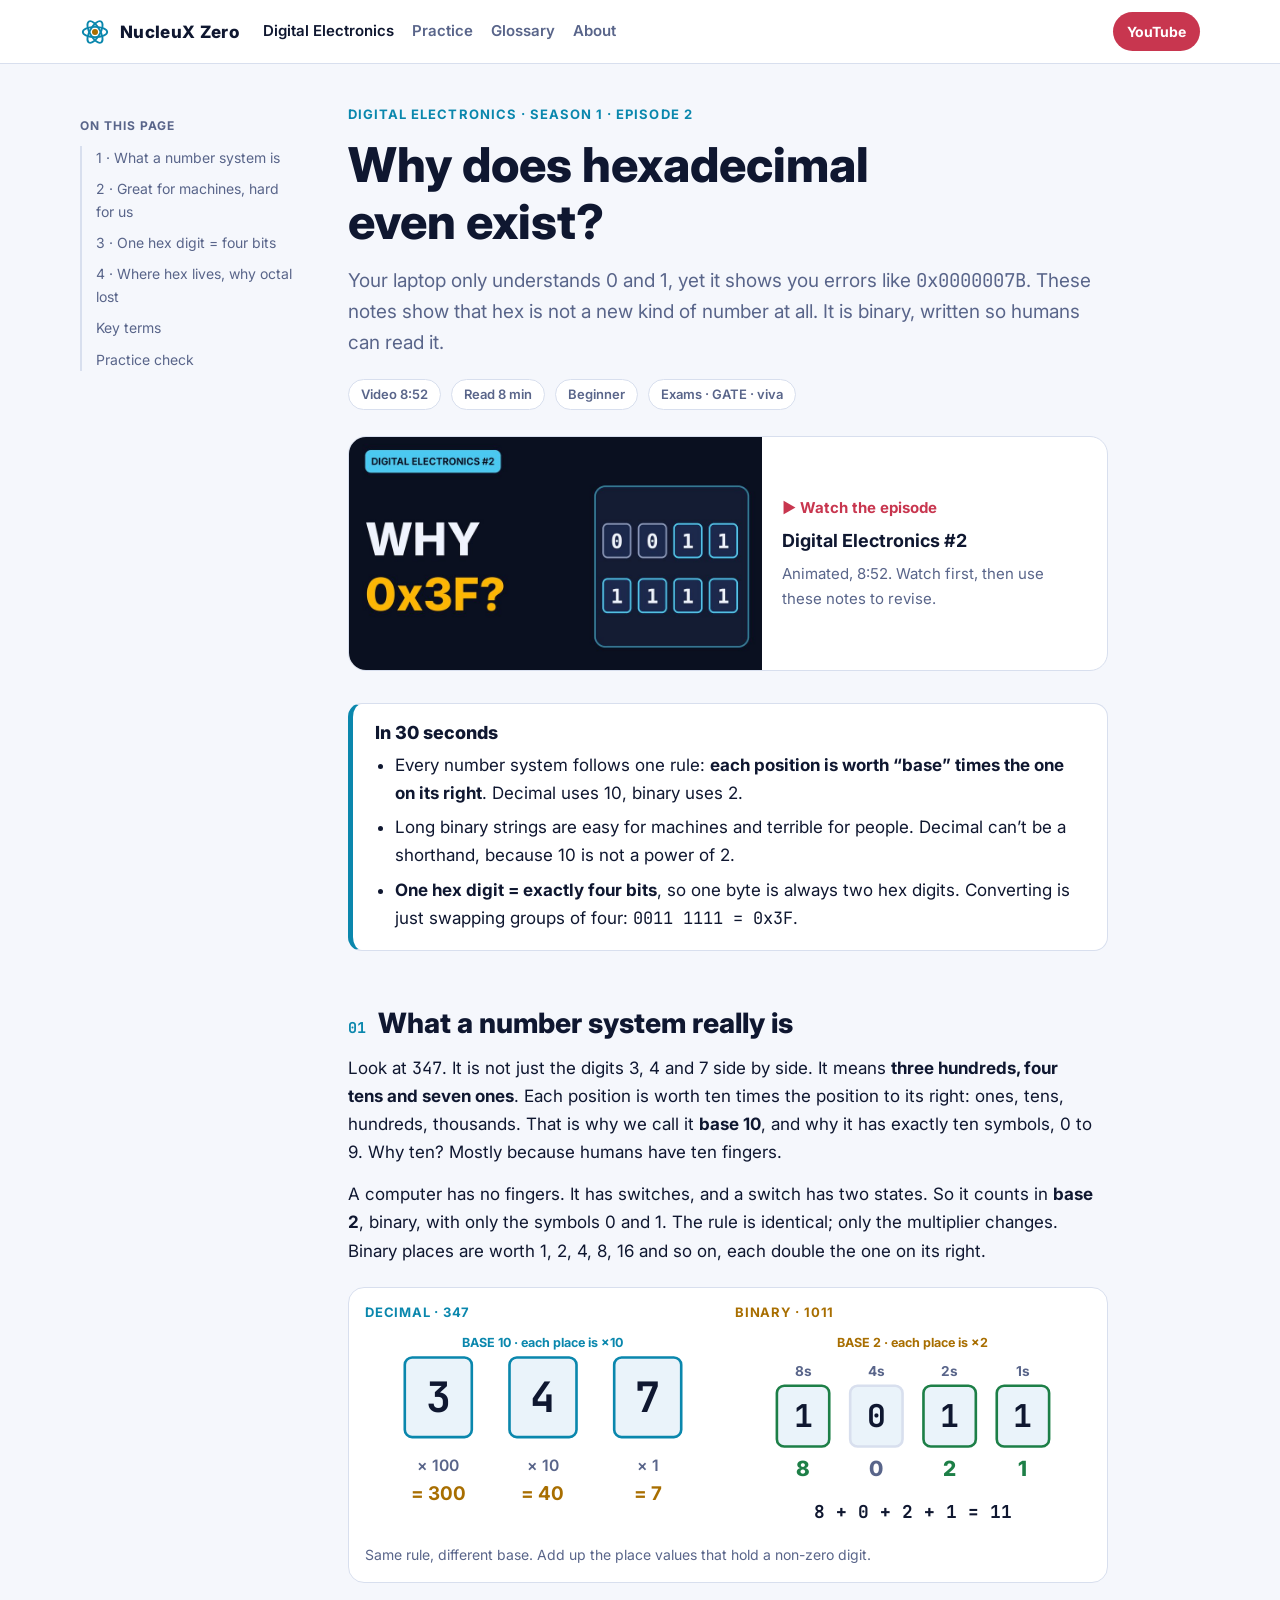
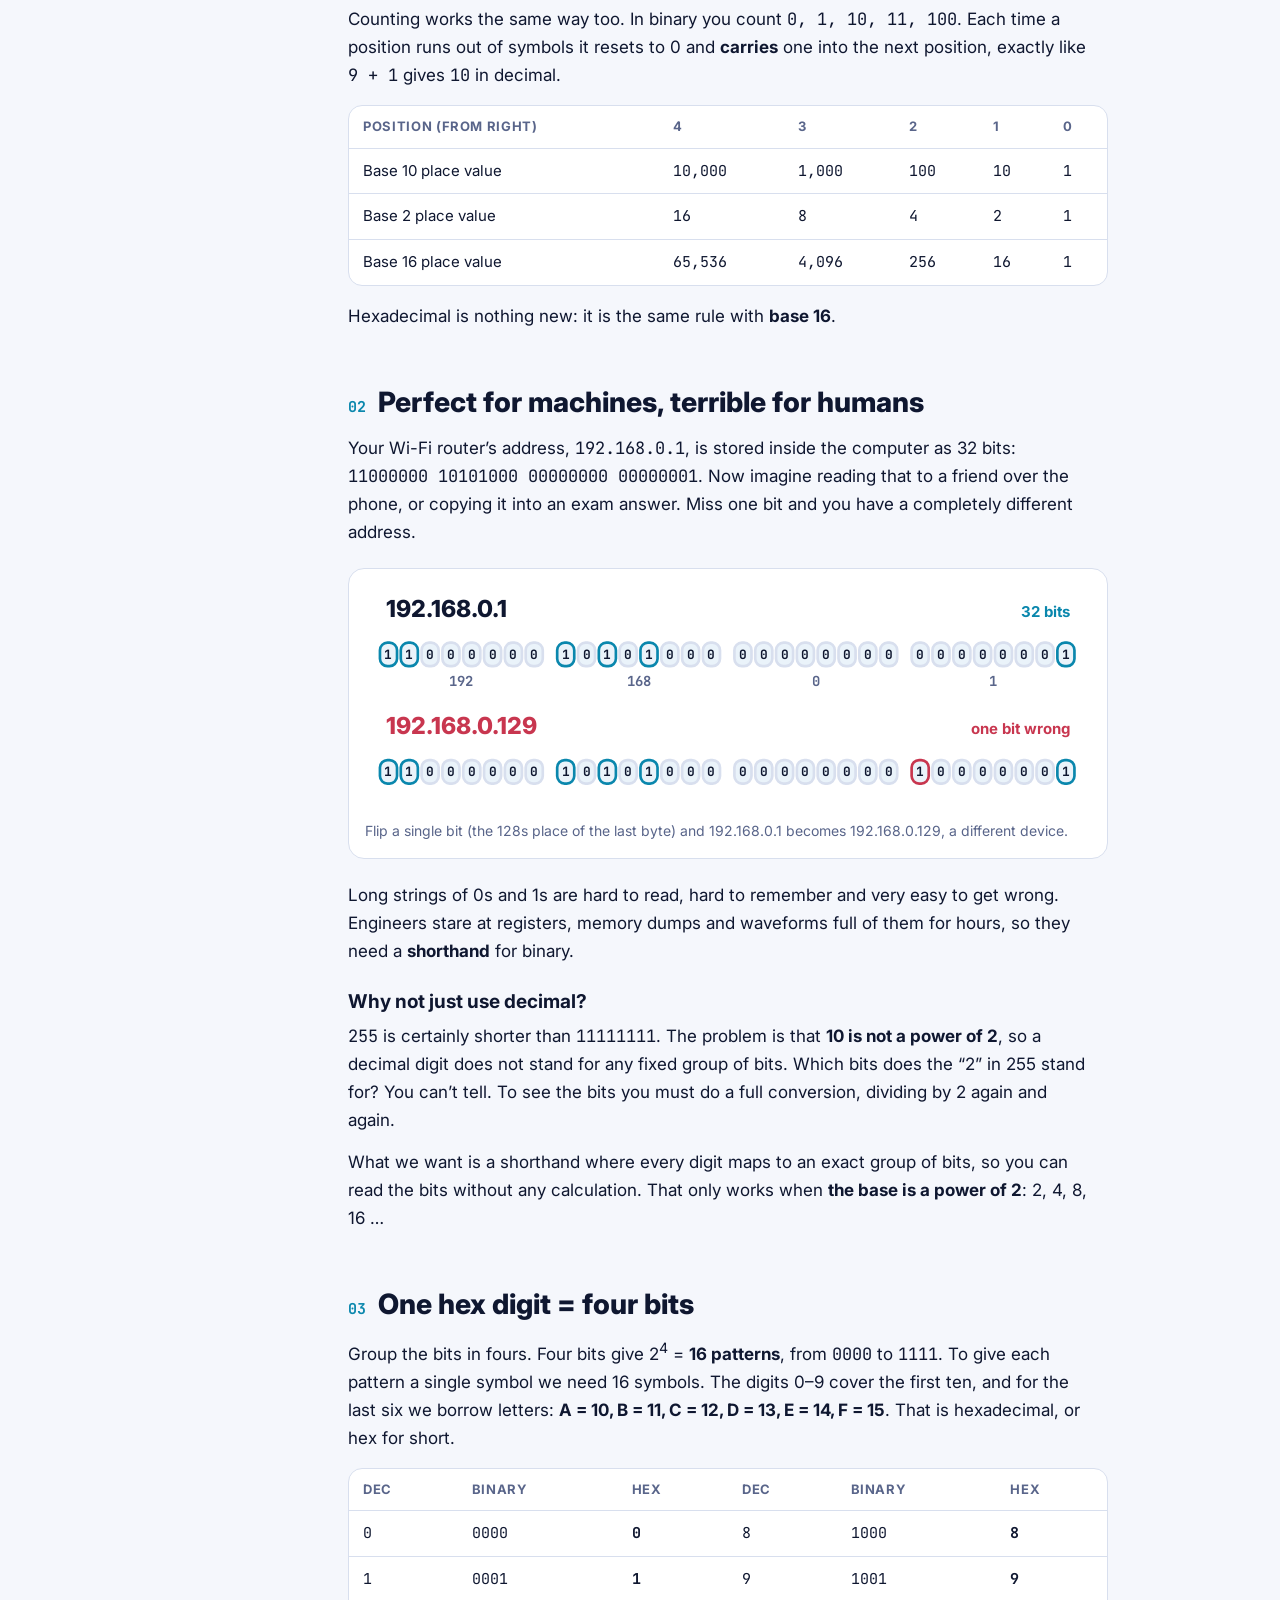
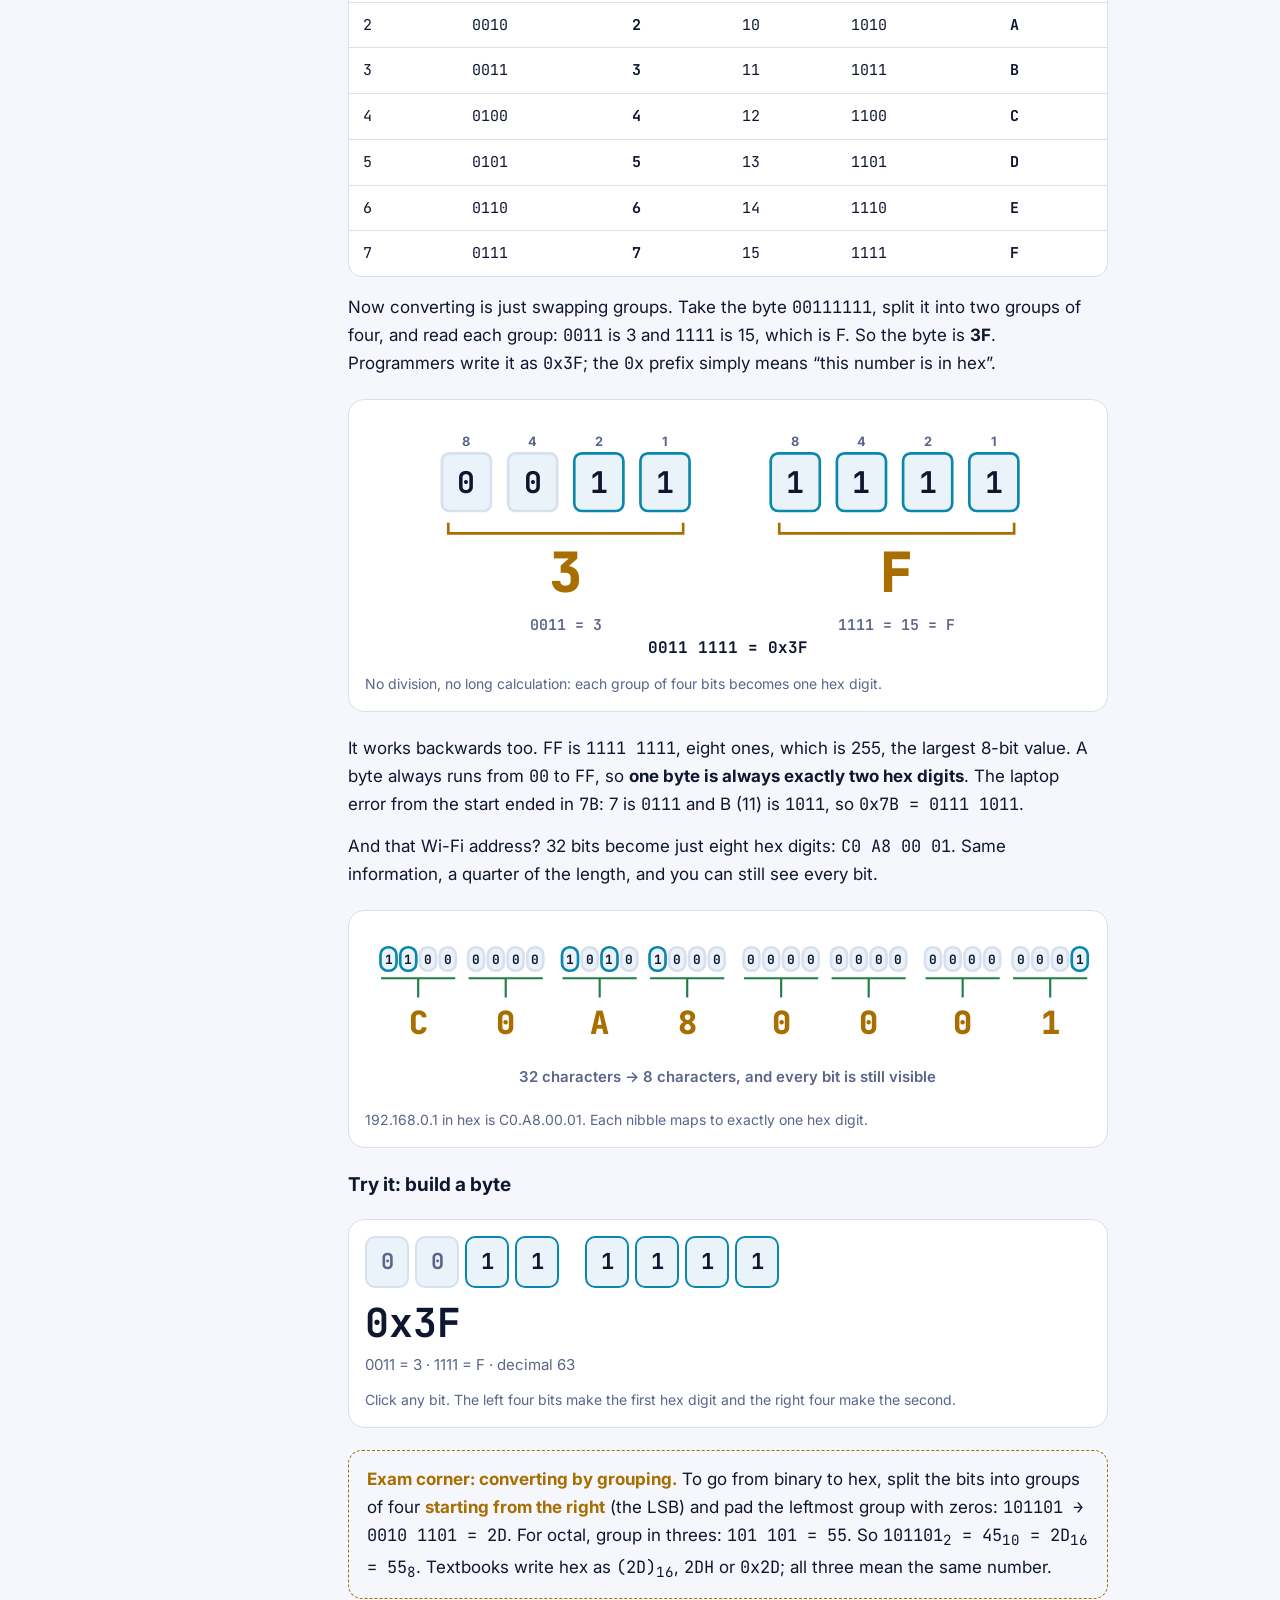
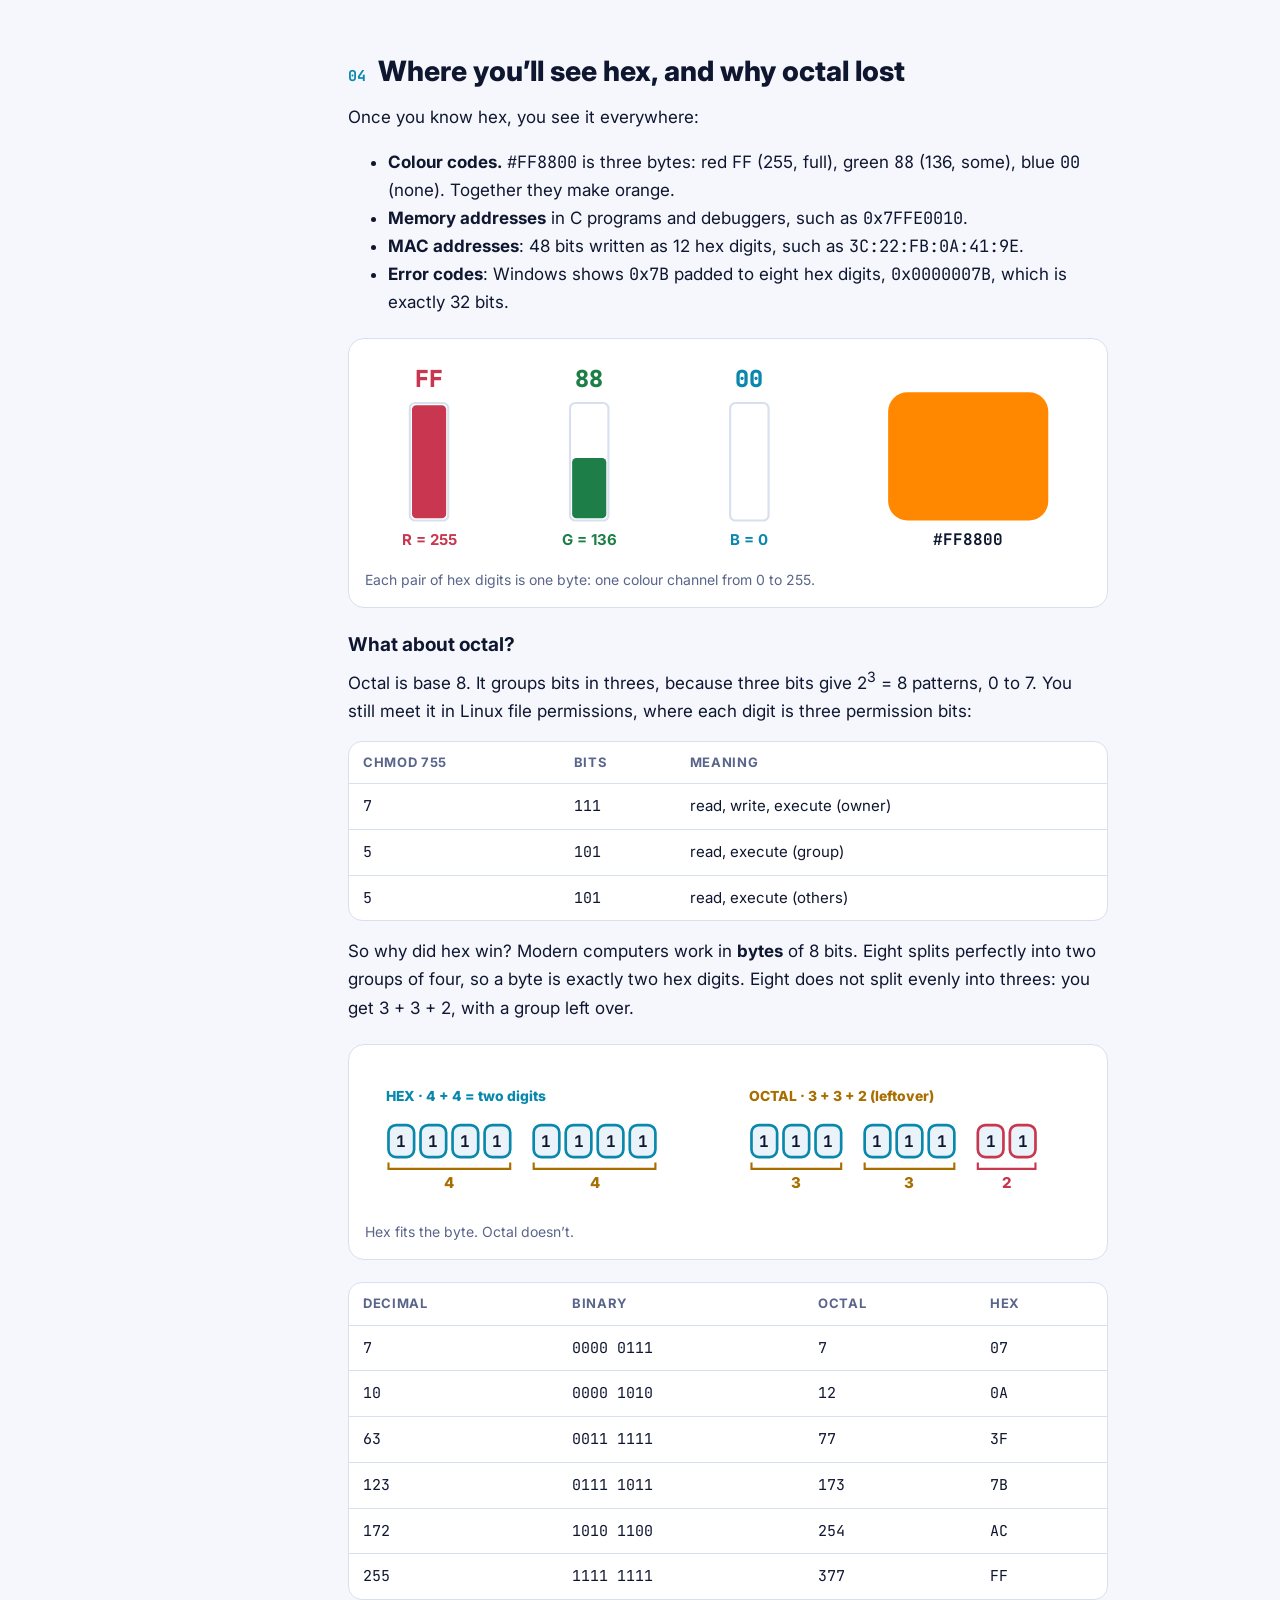
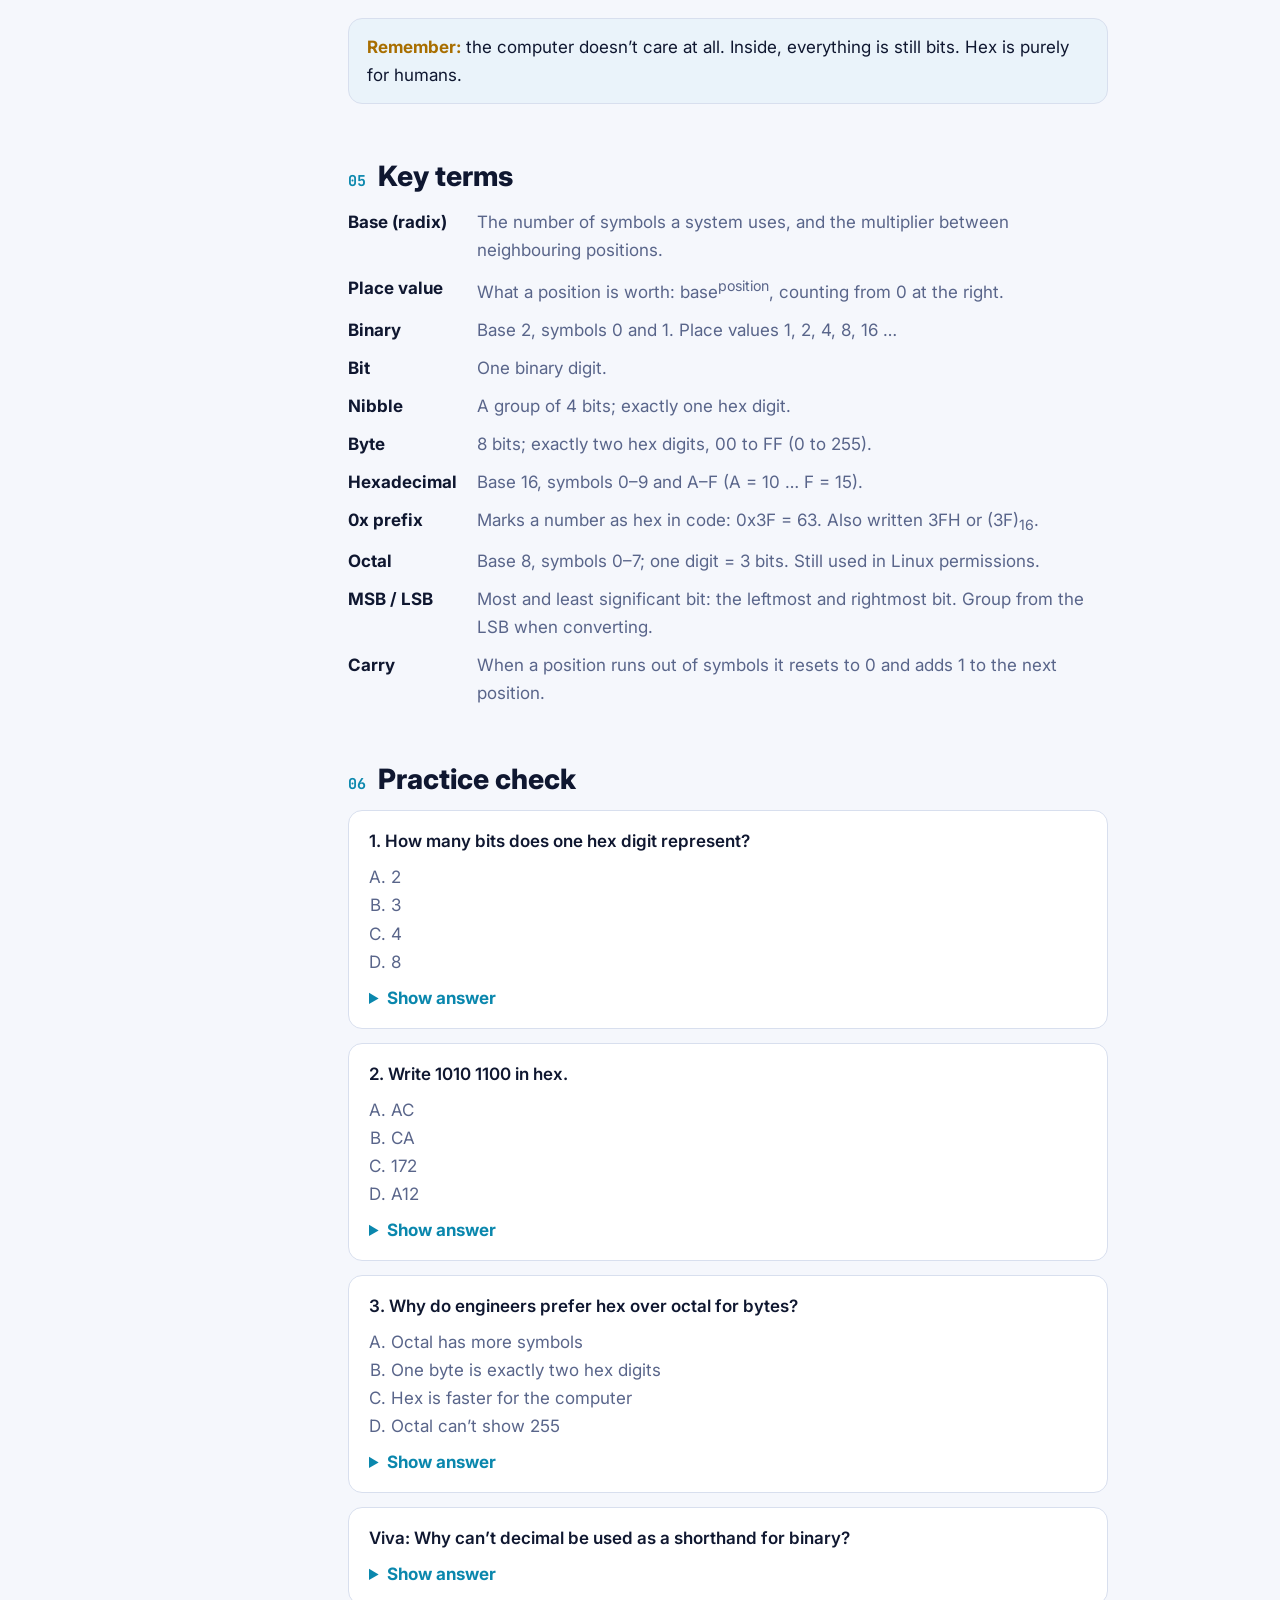
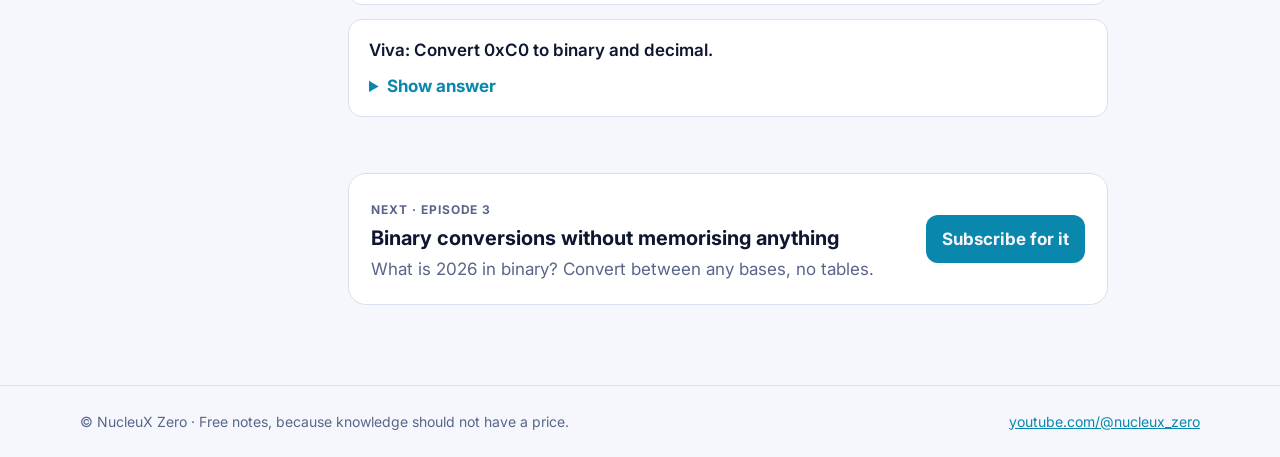
<file: digital-electronics/ep02-why-hexadecimal-exists/index.html>
<!DOCTYPE html>
<html lang="en">
<head>
<meta charset="utf-8">
<meta name="viewport" content="width=device-width, initial-scale=1">
<title>Hexadecimal Number System Explained (Binary to Hex) | Free Notes</title>
<meta name="description" content="Hexadecimal number system explained: why hex exists, binary to hex in seconds (1 hex digit = 4 bits), what 0x means, hex vs octal. Free notes and practice questions.">
<link rel="canonical" href="https://nucleuxzero.github.io/digital-electronics/ep02-why-hexadecimal-exists/">
<meta name="robots" content="index, follow">
<meta property="og:type" content="article">
<meta property="og:site_name" content="NucleuX Zero">
<meta property="og:title" content="Hexadecimal Number System Explained (Binary to Hex) | Free Notes">
<meta property="og:description" content="Hexadecimal number system explained: why hex exists, binary to hex in seconds (1 hex digit = 4 bits), what 0x means, hex vs octal. Free notes and practice questions.">
<meta property="og:url" content="https://nucleuxzero.github.io/digital-electronics/ep02-why-hexadecimal-exists/">
<meta property="og:image" content="https://nucleuxzero.github.io/assets/ep02-thumb.jpg">
<meta property="og:image:width" content="960">
<meta property="og:image:height" content="540">
<meta name="twitter:card" content="summary_large_image">
<meta name="twitter:title" content="Hexadecimal Number System Explained (Binary to Hex) | Free Notes">
<meta name="twitter:description" content="Hexadecimal number system explained: why hex exists, binary to hex in seconds (1 hex digit = 4 bits), what 0x means, hex vs octal. Free notes and practice questions.">
<meta name="twitter:image" content="https://nucleuxzero.github.io/assets/ep02-thumb.jpg">
<script type="application/ld+json">
{"@context": "https://schema.org", "@type": "LearningResource",
 "name": "Hexadecimal Number System Explained: Why Does Hexadecimal Even Exist?",
 "headline": "Hexadecimal Number System Explained (Binary to Hex)",
 "description": "Hexadecimal number system explained: why hex exists, binary to hex in seconds (1 hex digit = 4 bits), what 0x means, hex vs octal. Free notes and practice questions.",
 "url": "https://nucleuxzero.github.io/digital-electronics/ep02-why-hexadecimal-exists/", "image": "https://nucleuxzero.github.io/assets/ep02-thumb.jpg", "inLanguage": "en",
 "learningResourceType": "Lecture notes", "educationalLevel": "Beginner", "isAccessibleForFree": true,
 "teaches": ["Hexadecimal number system", "Binary to hexadecimal conversion", "Place value and number bases", "Octal vs hexadecimal"],
 "keywords": "hexadecimal number system, binary to hexadecimal, hex to binary, octal vs hexadecimal, 0x meaning, number system digital electronics",
 "datePublished": "2026-11-19", "dateModified": "2026-11-20",
 "author": {"@type": "Organization", "name": "NucleuX Zero", "url": "https://www.youtube.com/@nucleux_zero"},
 "isPartOf": {"@type": "Course", "name": "Digital Electronics (Season 1)", "url": "https://nucleuxzero.github.io/", "provider": {"@type": "Organization", "name": "NucleuX Zero"}}}
</script>
<link rel="preconnect" href="https://fonts.googleapis.com">
<link rel="preconnect" href="https://fonts.gstatic.com" crossorigin>
<link href="https://fonts.googleapis.com/css2?family=Inter:wght@400;500;600;700;800&family=JetBrains+Mono:wght@500;700&display=swap" rel="stylesheet">
<link rel="stylesheet" href="../../assets/style.css">
</head>
<body>
<header class="top">
  <div class="top-in">
    <a class="brand" href="../../" aria-label="NucleuX Zero home">
      <svg viewBox="0 0 32 32" aria-hidden="true"><ellipse cx="16" cy="16" rx="13" ry="5.5" fill="none" stroke="var(--cyan)" stroke-width="2"/><ellipse cx="16" cy="16" rx="13" ry="5.5" fill="none" stroke="var(--cyan)" stroke-width="2" transform="rotate(60 16 16)"/><ellipse cx="16" cy="16" rx="13" ry="5.5" fill="none" stroke="var(--cyan)" stroke-width="2" transform="rotate(-60 16 16)"/><circle cx="16" cy="16" r="3.2" fill="var(--amber)"/></svg>
      NucleuX Zero
    </a>
    <nav class="nav" aria-label="Main">
      <a href="../../#course" aria-current="page">Digital Electronics</a>
      <a href="#practice">Practice</a>
      <a href="#glossary">Glossary</a>
      <a href="../../#about">About</a>
    </nav>
    <a class="yt" href="https://www.youtube.com/@nucleux_zero">YouTube</a>
  </div>
</header>

<div class="wrap" id="top">
  <aside class="rail" aria-label="On this page">
    <p>On this page</p>
    <ol>
      <li><a href="#system">1 · What a number system is</a></li>
      <li><a href="#humans">2 · Great for machines, hard for us</a></li>
      <li><a href="#nibble">3 · One hex digit = four bits</a></li>
      <li><a href="#where">4 · Where hex lives, why octal lost</a></li>
      <li><a href="#glossary">Key terms</a></li>
      <li><a href="#practice">Practice check</a></li>
    </ol>
  </aside>

  <main>
    <div class="crumb">Digital Electronics · Season 1 · Episode 2</div>
    <h1>Why does hexadecimal even exist?</h1>
    <p class="lede">Your laptop only understands 0 and 1, yet it shows you errors like <span class="mono">0x0000007B</span>. These notes show that hex is not a new kind of number at all. It is binary, written so humans can read it.</p>
    <div class="meta">
      <span class="chip">Video 8:52</span><span class="chip">Read 8 min</span><span class="chip">Beginner</span><span class="chip">Exams · GATE · viva</span>
    </div>

    <a class="video" href="https://www.youtube.com/@nucleux_zero">
      <img src="../../assets/ep02-thumb.jpg" alt="Episode 2 thumbnail: Why 0x3F?">
      <div><span class="play">▶ Watch the episode</span><b>Digital Electronics #2</b><span>Animated, 8:52. Watch first, then use these notes to revise.</span></div>
    </a>

    <div class="tldr">
      <h2>In 30 seconds</h2>
      <ul>
        <li>Every number system follows one rule: <b>each position is worth “base” times the one on its right</b>. Decimal uses 10, binary uses 2.</li>
        <li>Long binary strings are easy for machines and terrible for people. Decimal can’t be a shorthand, because 10 is not a power of 2.</li>
        <li><b>One hex digit = exactly four bits</b>, so one byte is always two hex digits. Converting is just swapping groups of four: <span class="mono">0011 1111 = 0x3F</span>.</li>
      </ul>
    </div>

    <section id="system">
      <h2><span class="n">01</span>What a number system really is</h2>
      <p>Look at <span class="mono">347</span>. It is not just the digits 3, 4 and 7 side by side. It means <b>three hundreds, four tens and seven ones</b>. Each position is worth ten times the position to its right: ones, tens, hundreds, thousands. That is why we call it <b>base 10</b>, and why it has exactly ten symbols, 0 to 9. Why ten? Mostly because humans have ten fingers.</p>
      <p>A computer has no fingers. It has switches, and a switch has two states. So it counts in <b>base 2</b>, binary, with only the symbols 0 and 1. The rule is identical; only the multiplier changes. Binary places are worth 1, 2, 4, 8, 16 and so on, each double the one on its right.</p>
      <figure>
        <div class="duo">
          <div><p class="plotlabel" style="color:var(--cyan)">Decimal · 347</p><svg viewBox="0 0 340 200" role="img" aria-label="347 split into 3 hundreds, 4 tens and 7 ones"><rect x="38.0" y="32.0" width="64" height="76" rx="7" class="st-cyan" stroke-width="2.5" style="fill:var(--tint)"/><text x="70.0" y="84.4" font-size="40" text-anchor="middle" fill="var(--ink)" font-family="JetBrains Mono, monospace" font-weight="700">3</text><text x="70.0" y="140.0" font-size="15" text-anchor="middle" fill="var(--muted)" font-family="Inter, sans-serif" font-weight="600">× 100</text><text x="70.0" y="168.0" font-size="18" text-anchor="middle" fill="var(--amber)" font-family="Inter, sans-serif" font-weight="700">= 300</text><rect x="138.0" y="32.0" width="64" height="76" rx="7" class="st-cyan" stroke-width="2.5" style="fill:var(--tint)"/><text x="170.0" y="84.4" font-size="40" text-anchor="middle" fill="var(--ink)" font-family="JetBrains Mono, monospace" font-weight="700">4</text><text x="170.0" y="140.0" font-size="15" text-anchor="middle" fill="var(--muted)" font-family="Inter, sans-serif" font-weight="600">× 10</text><text x="170.0" y="168.0" font-size="18" text-anchor="middle" fill="var(--amber)" font-family="Inter, sans-serif" font-weight="700">= 40</text><rect x="238.0" y="32.0" width="64" height="76" rx="7" class="st-cyan" stroke-width="2.5" style="fill:var(--tint)"/><text x="270.0" y="84.4" font-size="40" text-anchor="middle" fill="var(--ink)" font-family="JetBrains Mono, monospace" font-weight="700">7</text><text x="270.0" y="140.0" font-size="15" text-anchor="middle" fill="var(--muted)" font-family="Inter, sans-serif" font-weight="600">× 1</text><text x="270.0" y="168.0" font-size="18" text-anchor="middle" fill="var(--amber)" font-family="Inter, sans-serif" font-weight="700">= 7</text><text x="170.0" y="22.0" font-size="12" text-anchor="middle" fill="var(--cyan)" font-family="Inter, sans-serif" font-weight="700">BASE 10 · each place is ×10</text></svg></div>
          <div><p class="plotlabel" style="color:var(--amber)">Binary · 1011</p><svg viewBox="0 0 340 200" role="img" aria-label="1011 in binary: 8 + 0 + 2 + 1 = 11"><text x="170.0" y="22.0" font-size="12" text-anchor="middle" fill="var(--amber)" font-family="Inter, sans-serif" font-weight="700">BASE 2 · each place is ×2</text><text x="65.0" y="50.0" font-size="13" text-anchor="middle" fill="var(--muted)" font-family="Inter, sans-serif" font-weight="700">8s</text><rect x="40.0" y="59.0" width="50" height="58" rx="7" class="st-green" stroke-width="2.5" style="fill:var(--tint)"/><text x="65.0" y="98.8" font-size="30" text-anchor="middle" fill="var(--ink)" font-family="JetBrains Mono, monospace" font-weight="700">1</text><text x="65.0" y="145.0" font-size="20" text-anchor="middle" fill="var(--green)" font-family="Inter, sans-serif" font-weight="800">8</text><text x="135.0" y="50.0" font-size="13" text-anchor="middle" fill="var(--muted)" font-family="Inter, sans-serif" font-weight="700">4s</text><rect x="110.0" y="59.0" width="50" height="58" rx="7" class="st-line" stroke-width="2.5" style="fill:var(--tint)"/><text x="135.0" y="98.8" font-size="30" text-anchor="middle" fill="var(--ink)" font-family="JetBrains Mono, monospace" font-weight="700">0</text><text x="135.0" y="145.0" font-size="20" text-anchor="middle" fill="var(--muted)" font-family="Inter, sans-serif" font-weight="800">0</text><text x="205.0" y="50.0" font-size="13" text-anchor="middle" fill="var(--muted)" font-family="Inter, sans-serif" font-weight="700">2s</text><rect x="180.0" y="59.0" width="50" height="58" rx="7" class="st-green" stroke-width="2.5" style="fill:var(--tint)"/><text x="205.0" y="98.8" font-size="30" text-anchor="middle" fill="var(--ink)" font-family="JetBrains Mono, monospace" font-weight="700">1</text><text x="205.0" y="145.0" font-size="20" text-anchor="middle" fill="var(--green)" font-family="Inter, sans-serif" font-weight="800">2</text><text x="275.0" y="50.0" font-size="13" text-anchor="middle" fill="var(--muted)" font-family="Inter, sans-serif" font-weight="700">1s</text><rect x="250.0" y="59.0" width="50" height="58" rx="7" class="st-green" stroke-width="2.5" style="fill:var(--tint)"/><text x="275.0" y="98.8" font-size="30" text-anchor="middle" fill="var(--ink)" font-family="JetBrains Mono, monospace" font-weight="700">1</text><text x="275.0" y="145.0" font-size="20" text-anchor="middle" fill="var(--green)" font-family="Inter, sans-serif" font-weight="800">1</text><text x="170.0" y="185.0" font-size="17" text-anchor="middle" fill="var(--ink)" font-family="JetBrains Mono, monospace" font-weight="700">8 + 0 + 2 + 1 = 11</text></svg></div>
        </div>
        <figcaption>Same rule, different base. Add up the place values that hold a non-zero digit.</figcaption>
      </figure>
      <p>Counting works the same way too. In binary you count <span class="mono">0, 1, 10, 11, 100</span>. Each time a position runs out of symbols it resets to 0 and <b>carries</b> one into the next position, exactly like <span class="mono">9 + 1</span> gives <span class="mono">10</span> in decimal.</p>
      <div class="tbl"><table>
        <thead><tr><th>Position (from right)</th><th>4</th><th>3</th><th>2</th><th>1</th><th>0</th></tr></thead>
        <tbody>
          <tr><td>Base 10 place value</td><td class="mono">10,000</td><td class="mono">1,000</td><td class="mono">100</td><td class="mono">10</td><td class="mono">1</td></tr>
          <tr><td>Base 2 place value</td><td class="mono">16</td><td class="mono">8</td><td class="mono">4</td><td class="mono">2</td><td class="mono">1</td></tr>
          <tr><td>Base 16 place value</td><td class="mono">65,536</td><td class="mono">4,096</td><td class="mono">256</td><td class="mono">16</td><td class="mono">1</td></tr>
        </tbody>
      </table></div>
      <p>Hexadecimal is nothing new: it is the same rule with <b>base 16</b>.</p>
    </section>

    <section id="humans">
      <h2><span class="n">02</span>Perfect for machines, terrible for humans</h2>
      <p>Your Wi-Fi router’s address, <span class="mono">192.168.0.1</span>, is stored inside the computer as 32 bits: <span class="mono">11000000 10101000 00000000 00000001</span>. Now imagine reading that to a friend over the phone, or copying it into an exam answer. Miss one bit and you have a completely different address.</p>
      <figure>
        <svg viewBox="0 0 680 210" role="img" aria-label="The address 192.168.0.1 as 32 bits; flipping one bit gives 192.168.0.129"><text x="20.0" y="30.0" font-size="22" text-anchor="start" fill="var(--ink)" font-family="Inter, sans-serif" font-weight="800">192.168.0.1</text><text x="660.0" y="30.0" font-size="14" text-anchor="end" fill="var(--cyan)" font-family="Inter, sans-serif" font-weight="700">32 bits</text><rect x="14.0" y="54.0" width="16" height="22" rx="7" class="st-cyan" stroke-width="2.5" style="fill:var(--tint)"/><text x="22.0" y="69.3" font-size="12" text-anchor="middle" fill="var(--ink)" font-family="JetBrains Mono, monospace" font-weight="700">1</text><rect x="33.5" y="54.0" width="16" height="22" rx="7" class="st-cyan" stroke-width="2.5" style="fill:var(--tint)"/><text x="41.5" y="69.3" font-size="12" text-anchor="middle" fill="var(--ink)" font-family="JetBrains Mono, monospace" font-weight="700">1</text><rect x="53.0" y="54.0" width="16" height="22" rx="7" class="st-line" stroke-width="2.5" style="fill:var(--tint)"/><text x="61.0" y="69.3" font-size="12" text-anchor="middle" fill="var(--ink)" font-family="JetBrains Mono, monospace" font-weight="700">0</text><rect x="72.5" y="54.0" width="16" height="22" rx="7" class="st-line" stroke-width="2.5" style="fill:var(--tint)"/><text x="80.5" y="69.3" font-size="12" text-anchor="middle" fill="var(--ink)" font-family="JetBrains Mono, monospace" font-weight="700">0</text><rect x="92.0" y="54.0" width="16" height="22" rx="7" class="st-line" stroke-width="2.5" style="fill:var(--tint)"/><text x="100.0" y="69.3" font-size="12" text-anchor="middle" fill="var(--ink)" font-family="JetBrains Mono, monospace" font-weight="700">0</text><rect x="111.5" y="54.0" width="16" height="22" rx="7" class="st-line" stroke-width="2.5" style="fill:var(--tint)"/><text x="119.5" y="69.3" font-size="12" text-anchor="middle" fill="var(--ink)" font-family="JetBrains Mono, monospace" font-weight="700">0</text><rect x="131.0" y="54.0" width="16" height="22" rx="7" class="st-line" stroke-width="2.5" style="fill:var(--tint)"/><text x="139.0" y="69.3" font-size="12" text-anchor="middle" fill="var(--ink)" font-family="JetBrains Mono, monospace" font-weight="700">0</text><rect x="150.5" y="54.0" width="16" height="22" rx="7" class="st-line" stroke-width="2.5" style="fill:var(--tint)"/><text x="158.5" y="69.3" font-size="12" text-anchor="middle" fill="var(--ink)" font-family="JetBrains Mono, monospace" font-weight="700">0</text><rect x="180.0" y="54.0" width="16" height="22" rx="7" class="st-cyan" stroke-width="2.5" style="fill:var(--tint)"/><text x="188.0" y="69.3" font-size="12" text-anchor="middle" fill="var(--ink)" font-family="JetBrains Mono, monospace" font-weight="700">1</text><rect x="199.5" y="54.0" width="16" height="22" rx="7" class="st-line" stroke-width="2.5" style="fill:var(--tint)"/><text x="207.5" y="69.3" font-size="12" text-anchor="middle" fill="var(--ink)" font-family="JetBrains Mono, monospace" font-weight="700">0</text><rect x="219.0" y="54.0" width="16" height="22" rx="7" class="st-cyan" stroke-width="2.5" style="fill:var(--tint)"/><text x="227.0" y="69.3" font-size="12" text-anchor="middle" fill="var(--ink)" font-family="JetBrains Mono, monospace" font-weight="700">1</text><rect x="238.5" y="54.0" width="16" height="22" rx="7" class="st-line" stroke-width="2.5" style="fill:var(--tint)"/><text x="246.5" y="69.3" font-size="12" text-anchor="middle" fill="var(--ink)" font-family="JetBrains Mono, monospace" font-weight="700">0</text><rect x="258.0" y="54.0" width="16" height="22" rx="7" class="st-cyan" stroke-width="2.5" style="fill:var(--tint)"/><text x="266.0" y="69.3" font-size="12" text-anchor="middle" fill="var(--ink)" font-family="JetBrains Mono, monospace" font-weight="700">1</text><rect x="277.5" y="54.0" width="16" height="22" rx="7" class="st-line" stroke-width="2.5" style="fill:var(--tint)"/><text x="285.5" y="69.3" font-size="12" text-anchor="middle" fill="var(--ink)" font-family="JetBrains Mono, monospace" font-weight="700">0</text><rect x="297.0" y="54.0" width="16" height="22" rx="7" class="st-line" stroke-width="2.5" style="fill:var(--tint)"/><text x="305.0" y="69.3" font-size="12" text-anchor="middle" fill="var(--ink)" font-family="JetBrains Mono, monospace" font-weight="700">0</text><rect x="316.5" y="54.0" width="16" height="22" rx="7" class="st-line" stroke-width="2.5" style="fill:var(--tint)"/><text x="324.5" y="69.3" font-size="12" text-anchor="middle" fill="var(--ink)" font-family="JetBrains Mono, monospace" font-weight="700">0</text><rect x="346.0" y="54.0" width="16" height="22" rx="7" class="st-line" stroke-width="2.5" style="fill:var(--tint)"/><text x="354.0" y="69.3" font-size="12" text-anchor="middle" fill="var(--ink)" font-family="JetBrains Mono, monospace" font-weight="700">0</text><rect x="365.5" y="54.0" width="16" height="22" rx="7" class="st-line" stroke-width="2.5" style="fill:var(--tint)"/><text x="373.5" y="69.3" font-size="12" text-anchor="middle" fill="var(--ink)" font-family="JetBrains Mono, monospace" font-weight="700">0</text><rect x="385.0" y="54.0" width="16" height="22" rx="7" class="st-line" stroke-width="2.5" style="fill:var(--tint)"/><text x="393.0" y="69.3" font-size="12" text-anchor="middle" fill="var(--ink)" font-family="JetBrains Mono, monospace" font-weight="700">0</text><rect x="404.5" y="54.0" width="16" height="22" rx="7" class="st-line" stroke-width="2.5" style="fill:var(--tint)"/><text x="412.5" y="69.3" font-size="12" text-anchor="middle" fill="var(--ink)" font-family="JetBrains Mono, monospace" font-weight="700">0</text><rect x="424.0" y="54.0" width="16" height="22" rx="7" class="st-line" stroke-width="2.5" style="fill:var(--tint)"/><text x="432.0" y="69.3" font-size="12" text-anchor="middle" fill="var(--ink)" font-family="JetBrains Mono, monospace" font-weight="700">0</text><rect x="443.5" y="54.0" width="16" height="22" rx="7" class="st-line" stroke-width="2.5" style="fill:var(--tint)"/><text x="451.5" y="69.3" font-size="12" text-anchor="middle" fill="var(--ink)" font-family="JetBrains Mono, monospace" font-weight="700">0</text><rect x="463.0" y="54.0" width="16" height="22" rx="7" class="st-line" stroke-width="2.5" style="fill:var(--tint)"/><text x="471.0" y="69.3" font-size="12" text-anchor="middle" fill="var(--ink)" font-family="JetBrains Mono, monospace" font-weight="700">0</text><rect x="482.5" y="54.0" width="16" height="22" rx="7" class="st-line" stroke-width="2.5" style="fill:var(--tint)"/><text x="490.5" y="69.3" font-size="12" text-anchor="middle" fill="var(--ink)" font-family="JetBrains Mono, monospace" font-weight="700">0</text><rect x="512.0" y="54.0" width="16" height="22" rx="7" class="st-line" stroke-width="2.5" style="fill:var(--tint)"/><text x="520.0" y="69.3" font-size="12" text-anchor="middle" fill="var(--ink)" font-family="JetBrains Mono, monospace" font-weight="700">0</text><rect x="531.5" y="54.0" width="16" height="22" rx="7" class="st-line" stroke-width="2.5" style="fill:var(--tint)"/><text x="539.5" y="69.3" font-size="12" text-anchor="middle" fill="var(--ink)" font-family="JetBrains Mono, monospace" font-weight="700">0</text><rect x="551.0" y="54.0" width="16" height="22" rx="7" class="st-line" stroke-width="2.5" style="fill:var(--tint)"/><text x="559.0" y="69.3" font-size="12" text-anchor="middle" fill="var(--ink)" font-family="JetBrains Mono, monospace" font-weight="700">0</text><rect x="570.5" y="54.0" width="16" height="22" rx="7" class="st-line" stroke-width="2.5" style="fill:var(--tint)"/><text x="578.5" y="69.3" font-size="12" text-anchor="middle" fill="var(--ink)" font-family="JetBrains Mono, monospace" font-weight="700">0</text><rect x="590.0" y="54.0" width="16" height="22" rx="7" class="st-line" stroke-width="2.5" style="fill:var(--tint)"/><text x="598.0" y="69.3" font-size="12" text-anchor="middle" fill="var(--ink)" font-family="JetBrains Mono, monospace" font-weight="700">0</text><rect x="609.5" y="54.0" width="16" height="22" rx="7" class="st-line" stroke-width="2.5" style="fill:var(--tint)"/><text x="617.5" y="69.3" font-size="12" text-anchor="middle" fill="var(--ink)" font-family="JetBrains Mono, monospace" font-weight="700">0</text><rect x="629.0" y="54.0" width="16" height="22" rx="7" class="st-line" stroke-width="2.5" style="fill:var(--tint)"/><text x="637.0" y="69.3" font-size="12" text-anchor="middle" fill="var(--ink)" font-family="JetBrains Mono, monospace" font-weight="700">0</text><rect x="648.5" y="54.0" width="16" height="22" rx="7" class="st-cyan" stroke-width="2.5" style="fill:var(--tint)"/><text x="656.5" y="69.3" font-size="12" text-anchor="middle" fill="var(--ink)" font-family="JetBrains Mono, monospace" font-weight="700">1</text><text x="90.2" y="95.0" font-size="13" text-anchor="middle" fill="var(--muted)" font-family="JetBrains Mono, monospace" font-weight="700">192</text><text x="256.2" y="95.0" font-size="13" text-anchor="middle" fill="var(--muted)" font-family="JetBrains Mono, monospace" font-weight="700">168</text><text x="422.2" y="95.0" font-size="13" text-anchor="middle" fill="var(--muted)" font-family="JetBrains Mono, monospace" font-weight="700">0</text><text x="588.2" y="95.0" font-size="13" text-anchor="middle" fill="var(--muted)" font-family="JetBrains Mono, monospace" font-weight="700">1</text><text x="20.0" y="140.0" font-size="22" text-anchor="start" fill="var(--red)" font-family="Inter, sans-serif" font-weight="800">192.168.0.129</text><text x="660.0" y="140.0" font-size="14" text-anchor="end" fill="var(--red)" font-family="Inter, sans-serif" font-weight="700">one bit wrong</text><rect x="14.0" y="164.0" width="16" height="22" rx="7" class="st-cyan" stroke-width="2.5" style="fill:var(--tint)"/><text x="22.0" y="179.3" font-size="12" text-anchor="middle" fill="var(--ink)" font-family="JetBrains Mono, monospace" font-weight="700">1</text><rect x="33.5" y="164.0" width="16" height="22" rx="7" class="st-cyan" stroke-width="2.5" style="fill:var(--tint)"/><text x="41.5" y="179.3" font-size="12" text-anchor="middle" fill="var(--ink)" font-family="JetBrains Mono, monospace" font-weight="700">1</text><rect x="53.0" y="164.0" width="16" height="22" rx="7" class="st-line" stroke-width="2.5" style="fill:var(--tint)"/><text x="61.0" y="179.3" font-size="12" text-anchor="middle" fill="var(--ink)" font-family="JetBrains Mono, monospace" font-weight="700">0</text><rect x="72.5" y="164.0" width="16" height="22" rx="7" class="st-line" stroke-width="2.5" style="fill:var(--tint)"/><text x="80.5" y="179.3" font-size="12" text-anchor="middle" fill="var(--ink)" font-family="JetBrains Mono, monospace" font-weight="700">0</text><rect x="92.0" y="164.0" width="16" height="22" rx="7" class="st-line" stroke-width="2.5" style="fill:var(--tint)"/><text x="100.0" y="179.3" font-size="12" text-anchor="middle" fill="var(--ink)" font-family="JetBrains Mono, monospace" font-weight="700">0</text><rect x="111.5" y="164.0" width="16" height="22" rx="7" class="st-line" stroke-width="2.5" style="fill:var(--tint)"/><text x="119.5" y="179.3" font-size="12" text-anchor="middle" fill="var(--ink)" font-family="JetBrains Mono, monospace" font-weight="700">0</text><rect x="131.0" y="164.0" width="16" height="22" rx="7" class="st-line" stroke-width="2.5" style="fill:var(--tint)"/><text x="139.0" y="179.3" font-size="12" text-anchor="middle" fill="var(--ink)" font-family="JetBrains Mono, monospace" font-weight="700">0</text><rect x="150.5" y="164.0" width="16" height="22" rx="7" class="st-line" stroke-width="2.5" style="fill:var(--tint)"/><text x="158.5" y="179.3" font-size="12" text-anchor="middle" fill="var(--ink)" font-family="JetBrains Mono, monospace" font-weight="700">0</text><rect x="180.0" y="164.0" width="16" height="22" rx="7" class="st-cyan" stroke-width="2.5" style="fill:var(--tint)"/><text x="188.0" y="179.3" font-size="12" text-anchor="middle" fill="var(--ink)" font-family="JetBrains Mono, monospace" font-weight="700">1</text><rect x="199.5" y="164.0" width="16" height="22" rx="7" class="st-line" stroke-width="2.5" style="fill:var(--tint)"/><text x="207.5" y="179.3" font-size="12" text-anchor="middle" fill="var(--ink)" font-family="JetBrains Mono, monospace" font-weight="700">0</text><rect x="219.0" y="164.0" width="16" height="22" rx="7" class="st-cyan" stroke-width="2.5" style="fill:var(--tint)"/><text x="227.0" y="179.3" font-size="12" text-anchor="middle" fill="var(--ink)" font-family="JetBrains Mono, monospace" font-weight="700">1</text><rect x="238.5" y="164.0" width="16" height="22" rx="7" class="st-line" stroke-width="2.5" style="fill:var(--tint)"/><text x="246.5" y="179.3" font-size="12" text-anchor="middle" fill="var(--ink)" font-family="JetBrains Mono, monospace" font-weight="700">0</text><rect x="258.0" y="164.0" width="16" height="22" rx="7" class="st-cyan" stroke-width="2.5" style="fill:var(--tint)"/><text x="266.0" y="179.3" font-size="12" text-anchor="middle" fill="var(--ink)" font-family="JetBrains Mono, monospace" font-weight="700">1</text><rect x="277.5" y="164.0" width="16" height="22" rx="7" class="st-line" stroke-width="2.5" style="fill:var(--tint)"/><text x="285.5" y="179.3" font-size="12" text-anchor="middle" fill="var(--ink)" font-family="JetBrains Mono, monospace" font-weight="700">0</text><rect x="297.0" y="164.0" width="16" height="22" rx="7" class="st-line" stroke-width="2.5" style="fill:var(--tint)"/><text x="305.0" y="179.3" font-size="12" text-anchor="middle" fill="var(--ink)" font-family="JetBrains Mono, monospace" font-weight="700">0</text><rect x="316.5" y="164.0" width="16" height="22" rx="7" class="st-line" stroke-width="2.5" style="fill:var(--tint)"/><text x="324.5" y="179.3" font-size="12" text-anchor="middle" fill="var(--ink)" font-family="JetBrains Mono, monospace" font-weight="700">0</text><rect x="346.0" y="164.0" width="16" height="22" rx="7" class="st-line" stroke-width="2.5" style="fill:var(--tint)"/><text x="354.0" y="179.3" font-size="12" text-anchor="middle" fill="var(--ink)" font-family="JetBrains Mono, monospace" font-weight="700">0</text><rect x="365.5" y="164.0" width="16" height="22" rx="7" class="st-line" stroke-width="2.5" style="fill:var(--tint)"/><text x="373.5" y="179.3" font-size="12" text-anchor="middle" fill="var(--ink)" font-family="JetBrains Mono, monospace" font-weight="700">0</text><rect x="385.0" y="164.0" width="16" height="22" rx="7" class="st-line" stroke-width="2.5" style="fill:var(--tint)"/><text x="393.0" y="179.3" font-size="12" text-anchor="middle" fill="var(--ink)" font-family="JetBrains Mono, monospace" font-weight="700">0</text><rect x="404.5" y="164.0" width="16" height="22" rx="7" class="st-line" stroke-width="2.5" style="fill:var(--tint)"/><text x="412.5" y="179.3" font-size="12" text-anchor="middle" fill="var(--ink)" font-family="JetBrains Mono, monospace" font-weight="700">0</text><rect x="424.0" y="164.0" width="16" height="22" rx="7" class="st-line" stroke-width="2.5" style="fill:var(--tint)"/><text x="432.0" y="179.3" font-size="12" text-anchor="middle" fill="var(--ink)" font-family="JetBrains Mono, monospace" font-weight="700">0</text><rect x="443.5" y="164.0" width="16" height="22" rx="7" class="st-line" stroke-width="2.5" style="fill:var(--tint)"/><text x="451.5" y="179.3" font-size="12" text-anchor="middle" fill="var(--ink)" font-family="JetBrains Mono, monospace" font-weight="700">0</text><rect x="463.0" y="164.0" width="16" height="22" rx="7" class="st-line" stroke-width="2.5" style="fill:var(--tint)"/><text x="471.0" y="179.3" font-size="12" text-anchor="middle" fill="var(--ink)" font-family="JetBrains Mono, monospace" font-weight="700">0</text><rect x="482.5" y="164.0" width="16" height="22" rx="7" class="st-line" stroke-width="2.5" style="fill:var(--tint)"/><text x="490.5" y="179.3" font-size="12" text-anchor="middle" fill="var(--ink)" font-family="JetBrains Mono, monospace" font-weight="700">0</text><rect x="512.0" y="164.0" width="16" height="22" rx="7" class="st-red" stroke-width="2.5" style="fill:var(--tint)"/><text x="520.0" y="179.3" font-size="12" text-anchor="middle" fill="var(--ink)" font-family="JetBrains Mono, monospace" font-weight="700">1</text><rect x="531.5" y="164.0" width="16" height="22" rx="7" class="st-line" stroke-width="2.5" style="fill:var(--tint)"/><text x="539.5" y="179.3" font-size="12" text-anchor="middle" fill="var(--ink)" font-family="JetBrains Mono, monospace" font-weight="700">0</text><rect x="551.0" y="164.0" width="16" height="22" rx="7" class="st-line" stroke-width="2.5" style="fill:var(--tint)"/><text x="559.0" y="179.3" font-size="12" text-anchor="middle" fill="var(--ink)" font-family="JetBrains Mono, monospace" font-weight="700">0</text><rect x="570.5" y="164.0" width="16" height="22" rx="7" class="st-line" stroke-width="2.5" style="fill:var(--tint)"/><text x="578.5" y="179.3" font-size="12" text-anchor="middle" fill="var(--ink)" font-family="JetBrains Mono, monospace" font-weight="700">0</text><rect x="590.0" y="164.0" width="16" height="22" rx="7" class="st-line" stroke-width="2.5" style="fill:var(--tint)"/><text x="598.0" y="179.3" font-size="12" text-anchor="middle" fill="var(--ink)" font-family="JetBrains Mono, monospace" font-weight="700">0</text><rect x="609.5" y="164.0" width="16" height="22" rx="7" class="st-line" stroke-width="2.5" style="fill:var(--tint)"/><text x="617.5" y="179.3" font-size="12" text-anchor="middle" fill="var(--ink)" font-family="JetBrains Mono, monospace" font-weight="700">0</text><rect x="629.0" y="164.0" width="16" height="22" rx="7" class="st-line" stroke-width="2.5" style="fill:var(--tint)"/><text x="637.0" y="179.3" font-size="12" text-anchor="middle" fill="var(--ink)" font-family="JetBrains Mono, monospace" font-weight="700">0</text><rect x="648.5" y="164.0" width="16" height="22" rx="7" class="st-cyan" stroke-width="2.5" style="fill:var(--tint)"/><text x="656.5" y="179.3" font-size="12" text-anchor="middle" fill="var(--ink)" font-family="JetBrains Mono, monospace" font-weight="700">1</text></svg>
        <figcaption>Flip a single bit (the 128s place of the last byte) and 192.168.0.1 becomes 192.168.0.129, a different device.</figcaption>
      </figure>
      <p>Long strings of 0s and 1s are hard to read, hard to remember and very easy to get wrong. Engineers stare at registers, memory dumps and waveforms full of them for hours, so they need a <b>shorthand</b> for binary.</p>
      <h3>Why not just use decimal?</h3>
      <p><span class="mono">255</span> is certainly shorter than <span class="mono">11111111</span>. The problem is that <b>10 is not a power of 2</b>, so a decimal digit does not stand for any fixed group of bits. Which bits does the “2” in 255 stand for? You can’t tell. To see the bits you must do a full conversion, dividing by 2 again and again.</p>
      <p>What we want is a shorthand where every digit maps to an exact group of bits, so you can read the bits without any calculation. That only works when <b>the base is a power of 2</b>: 2, 4, 8, 16 …</p>
    </section>

    <section id="nibble">
      <h2><span class="n">03</span>One hex digit = four bits</h2>
      <p>Group the bits in fours. Four bits give 2<sup>4</sup> = <b>16 patterns</b>, from <span class="mono">0000</span> to <span class="mono">1111</span>. To give each pattern a single symbol we need 16 symbols. The digits 0–9 cover the first ten, and for the last six we borrow letters: <b>A = 10, B = 11, C = 12, D = 13, E = 14, F = 15</b>. That is hexadecimal, or hex for short.</p>
      <div class="tbl"><table>
        <thead><tr><th>Dec</th><th>Binary</th><th>Hex</th><th>Dec</th><th>Binary</th><th>Hex</th></tr></thead>
        <tbody>
          <tr><td class="mono">0</td><td class="mono">0000</td><td class="mono"><b>0</b></td><td class="mono">8</td><td class="mono">1000</td><td class="mono"><b>8</b></td></tr>
          <tr><td class="mono">1</td><td class="mono">0001</td><td class="mono"><b>1</b></td><td class="mono">9</td><td class="mono">1001</td><td class="mono"><b>9</b></td></tr>
          <tr><td class="mono">2</td><td class="mono">0010</td><td class="mono"><b>2</b></td><td class="mono">10</td><td class="mono">1010</td><td class="mono"><b>A</b></td></tr>
          <tr><td class="mono">3</td><td class="mono">0011</td><td class="mono"><b>3</b></td><td class="mono">11</td><td class="mono">1011</td><td class="mono"><b>B</b></td></tr>
          <tr><td class="mono">4</td><td class="mono">0100</td><td class="mono"><b>4</b></td><td class="mono">12</td><td class="mono">1100</td><td class="mono"><b>C</b></td></tr>
          <tr><td class="mono">5</td><td class="mono">0101</td><td class="mono"><b>5</b></td><td class="mono">13</td><td class="mono">1101</td><td class="mono"><b>D</b></td></tr>
          <tr><td class="mono">6</td><td class="mono">0110</td><td class="mono"><b>6</b></td><td class="mono">14</td><td class="mono">1110</td><td class="mono"><b>E</b></td></tr>
          <tr><td class="mono">7</td><td class="mono">0111</td><td class="mono"><b>7</b></td><td class="mono">15</td><td class="mono">1111</td><td class="mono"><b>F</b></td></tr>
        </tbody>
      </table></div>
      <p>Now converting is just swapping groups. Take the byte <span class="mono">00111111</span>, split it into two groups of four, and read each group: <span class="mono">0011</span> is 3 and <span class="mono">1111</span> is 15, which is F. So the byte is <b>3F</b>. Programmers write it as <span class="mono">0x3F</span>; the <span class="mono">0x</span> prefix simply means “this number is in hex”.</p>
      <figure>
        <svg viewBox="0 0 680 230" role="img" aria-label="The byte 0011 1111 split into two groups of four: 0011 is 3 and 1111 is F, so the byte is 0x3F"><text x="95.0" y="28.0" font-size="12" text-anchor="middle" fill="var(--muted)" font-family="Inter, sans-serif" font-weight="700">8</text><rect x="72.0" y="35.0" width="46" height="54" rx="7" class="st-line" stroke-width="2.5" style="fill:var(--tint)"/><text x="95.0" y="72.1" font-size="28" text-anchor="middle" fill="var(--ink)" font-family="JetBrains Mono, monospace" font-weight="700">0</text><text x="157.0" y="28.0" font-size="12" text-anchor="middle" fill="var(--muted)" font-family="Inter, sans-serif" font-weight="700">4</text><rect x="134.0" y="35.0" width="46" height="54" rx="7" class="st-line" stroke-width="2.5" style="fill:var(--tint)"/><text x="157.0" y="72.1" font-size="28" text-anchor="middle" fill="var(--ink)" font-family="JetBrains Mono, monospace" font-weight="700">0</text><text x="219.0" y="28.0" font-size="12" text-anchor="middle" fill="var(--muted)" font-family="Inter, sans-serif" font-weight="700">2</text><rect x="196.0" y="35.0" width="46" height="54" rx="7" class="st-cyan" stroke-width="2.5" style="fill:var(--tint)"/><text x="219.0" y="72.1" font-size="28" text-anchor="middle" fill="var(--ink)" font-family="JetBrains Mono, monospace" font-weight="700">1</text><text x="281.0" y="28.0" font-size="12" text-anchor="middle" fill="var(--muted)" font-family="Inter, sans-serif" font-weight="700">1</text><rect x="258.0" y="35.0" width="46" height="54" rx="7" class="st-cyan" stroke-width="2.5" style="fill:var(--tint)"/><text x="281.0" y="72.1" font-size="28" text-anchor="middle" fill="var(--ink)" font-family="JetBrains Mono, monospace" font-weight="700">1</text><text x="403.0" y="28.0" font-size="12" text-anchor="middle" fill="var(--muted)" font-family="Inter, sans-serif" font-weight="700">8</text><rect x="380.0" y="35.0" width="46" height="54" rx="7" class="st-cyan" stroke-width="2.5" style="fill:var(--tint)"/><text x="403.0" y="72.1" font-size="28" text-anchor="middle" fill="var(--ink)" font-family="JetBrains Mono, monospace" font-weight="700">1</text><text x="465.0" y="28.0" font-size="12" text-anchor="middle" fill="var(--muted)" font-family="Inter, sans-serif" font-weight="700">4</text><rect x="442.0" y="35.0" width="46" height="54" rx="7" class="st-cyan" stroke-width="2.5" style="fill:var(--tint)"/><text x="465.0" y="72.1" font-size="28" text-anchor="middle" fill="var(--ink)" font-family="JetBrains Mono, monospace" font-weight="700">1</text><text x="527.0" y="28.0" font-size="12" text-anchor="middle" fill="var(--muted)" font-family="Inter, sans-serif" font-weight="700">2</text><rect x="504.0" y="35.0" width="46" height="54" rx="7" class="st-cyan" stroke-width="2.5" style="fill:var(--tint)"/><text x="527.0" y="72.1" font-size="28" text-anchor="middle" fill="var(--ink)" font-family="JetBrains Mono, monospace" font-weight="700">1</text><text x="589.0" y="28.0" font-size="12" text-anchor="middle" fill="var(--muted)" font-family="Inter, sans-serif" font-weight="700">1</text><rect x="566.0" y="35.0" width="46" height="54" rx="7" class="st-cyan" stroke-width="2.5" style="fill:var(--tint)"/><text x="589.0" y="72.1" font-size="28" text-anchor="middle" fill="var(--ink)" font-family="JetBrains Mono, monospace" font-weight="700">1</text><path d="M78,100 v10 h220 v-10" class="st-amber" stroke-width="2.5"/><text x="188.0" y="165.0" font-size="52" text-anchor="middle" fill="var(--amber)" font-family="JetBrains Mono, monospace" font-weight="800">3</text><text x="188.0" y="200.0" font-size="14" text-anchor="middle" fill="var(--muted)" font-family="JetBrains Mono, monospace" font-weight="600">0011 = 3</text><path d="M388,100 v10 h220 v-10" class="st-amber" stroke-width="2.5"/><text x="498.0" y="165.0" font-size="52" text-anchor="middle" fill="var(--amber)" font-family="JetBrains Mono, monospace" font-weight="800">F</text><text x="498.0" y="200.0" font-size="14" text-anchor="middle" fill="var(--muted)" font-family="JetBrains Mono, monospace" font-weight="600">1111 = 15 = F</text><text x="340.0" y="222.0" font-size="15" text-anchor="middle" fill="var(--ink)" font-family="JetBrains Mono, monospace" font-weight="700">0011 1111 = 0x3F</text></svg>
        <figcaption>No division, no long calculation: each group of four bits becomes one hex digit.</figcaption>
      </figure>
      <p>It works backwards too. <span class="mono">FF</span> is <span class="mono">1111 1111</span>, eight ones, which is 255, the largest 8-bit value. A byte always runs from <span class="mono">00</span> to <span class="mono">FF</span>, so <b>one byte is always exactly two hex digits</b>. The laptop error from the start ended in <span class="mono">7B</span>: 7 is <span class="mono">0111</span> and B (11) is <span class="mono">1011</span>, so <span class="mono">0x7B = 0111 1011</span>.</p>
      <p>And that Wi-Fi address? 32 bits become just eight hex digits: <span class="mono">C0 A8 00 01</span>. Same information, a quarter of the length, and you can still see every bit.</p>
      <figure>
        <svg viewBox="0 0 680 160" role="img" aria-label="192.168.0.1 as 32 bits collapses into 8 hex digits: C0 A8 00 01"><rect x="14.5" y="19.0" width="15" height="22" rx="7" class="st-cyan" stroke-width="2.5" style="fill:var(--tint)"/><text x="22.0" y="34.3" font-size="12" text-anchor="middle" fill="var(--ink)" font-family="JetBrains Mono, monospace" font-weight="700">1</text><rect x="33.0" y="19.0" width="15" height="22" rx="7" class="st-cyan" stroke-width="2.5" style="fill:var(--tint)"/><text x="40.5" y="34.3" font-size="12" text-anchor="middle" fill="var(--ink)" font-family="JetBrains Mono, monospace" font-weight="700">1</text><rect x="51.5" y="19.0" width="15" height="22" rx="7" class="st-line" stroke-width="2.5" style="fill:var(--tint)"/><text x="59.0" y="34.3" font-size="12" text-anchor="middle" fill="var(--ink)" font-family="JetBrains Mono, monospace" font-weight="700">0</text><rect x="70.0" y="19.0" width="15" height="22" rx="7" class="st-line" stroke-width="2.5" style="fill:var(--tint)"/><text x="77.5" y="34.3" font-size="12" text-anchor="middle" fill="var(--ink)" font-family="JetBrains Mono, monospace" font-weight="700">0</text><rect x="96.5" y="19.0" width="15" height="22" rx="7" class="st-line" stroke-width="2.5" style="fill:var(--tint)"/><text x="104.0" y="34.3" font-size="12" text-anchor="middle" fill="var(--ink)" font-family="JetBrains Mono, monospace" font-weight="700">0</text><rect x="115.0" y="19.0" width="15" height="22" rx="7" class="st-line" stroke-width="2.5" style="fill:var(--tint)"/><text x="122.5" y="34.3" font-size="12" text-anchor="middle" fill="var(--ink)" font-family="JetBrains Mono, monospace" font-weight="700">0</text><rect x="133.5" y="19.0" width="15" height="22" rx="7" class="st-line" stroke-width="2.5" style="fill:var(--tint)"/><text x="141.0" y="34.3" font-size="12" text-anchor="middle" fill="var(--ink)" font-family="JetBrains Mono, monospace" font-weight="700">0</text><rect x="152.0" y="19.0" width="15" height="22" rx="7" class="st-line" stroke-width="2.5" style="fill:var(--tint)"/><text x="159.5" y="34.3" font-size="12" text-anchor="middle" fill="var(--ink)" font-family="JetBrains Mono, monospace" font-weight="700">0</text><rect x="184.5" y="19.0" width="15" height="22" rx="7" class="st-cyan" stroke-width="2.5" style="fill:var(--tint)"/><text x="192.0" y="34.3" font-size="12" text-anchor="middle" fill="var(--ink)" font-family="JetBrains Mono, monospace" font-weight="700">1</text><rect x="203.0" y="19.0" width="15" height="22" rx="7" class="st-line" stroke-width="2.5" style="fill:var(--tint)"/><text x="210.5" y="34.3" font-size="12" text-anchor="middle" fill="var(--ink)" font-family="JetBrains Mono, monospace" font-weight="700">0</text><rect x="221.5" y="19.0" width="15" height="22" rx="7" class="st-cyan" stroke-width="2.5" style="fill:var(--tint)"/><text x="229.0" y="34.3" font-size="12" text-anchor="middle" fill="var(--ink)" font-family="JetBrains Mono, monospace" font-weight="700">1</text><rect x="240.0" y="19.0" width="15" height="22" rx="7" class="st-line" stroke-width="2.5" style="fill:var(--tint)"/><text x="247.5" y="34.3" font-size="12" text-anchor="middle" fill="var(--ink)" font-family="JetBrains Mono, monospace" font-weight="700">0</text><rect x="266.5" y="19.0" width="15" height="22" rx="7" class="st-cyan" stroke-width="2.5" style="fill:var(--tint)"/><text x="274.0" y="34.3" font-size="12" text-anchor="middle" fill="var(--ink)" font-family="JetBrains Mono, monospace" font-weight="700">1</text><rect x="285.0" y="19.0" width="15" height="22" rx="7" class="st-line" stroke-width="2.5" style="fill:var(--tint)"/><text x="292.5" y="34.3" font-size="12" text-anchor="middle" fill="var(--ink)" font-family="JetBrains Mono, monospace" font-weight="700">0</text><rect x="303.5" y="19.0" width="15" height="22" rx="7" class="st-line" stroke-width="2.5" style="fill:var(--tint)"/><text x="311.0" y="34.3" font-size="12" text-anchor="middle" fill="var(--ink)" font-family="JetBrains Mono, monospace" font-weight="700">0</text><rect x="322.0" y="19.0" width="15" height="22" rx="7" class="st-line" stroke-width="2.5" style="fill:var(--tint)"/><text x="329.5" y="34.3" font-size="12" text-anchor="middle" fill="var(--ink)" font-family="JetBrains Mono, monospace" font-weight="700">0</text><rect x="354.5" y="19.0" width="15" height="22" rx="7" class="st-line" stroke-width="2.5" style="fill:var(--tint)"/><text x="362.0" y="34.3" font-size="12" text-anchor="middle" fill="var(--ink)" font-family="JetBrains Mono, monospace" font-weight="700">0</text><rect x="373.0" y="19.0" width="15" height="22" rx="7" class="st-line" stroke-width="2.5" style="fill:var(--tint)"/><text x="380.5" y="34.3" font-size="12" text-anchor="middle" fill="var(--ink)" font-family="JetBrains Mono, monospace" font-weight="700">0</text><rect x="391.5" y="19.0" width="15" height="22" rx="7" class="st-line" stroke-width="2.5" style="fill:var(--tint)"/><text x="399.0" y="34.3" font-size="12" text-anchor="middle" fill="var(--ink)" font-family="JetBrains Mono, monospace" font-weight="700">0</text><rect x="410.0" y="19.0" width="15" height="22" rx="7" class="st-line" stroke-width="2.5" style="fill:var(--tint)"/><text x="417.5" y="34.3" font-size="12" text-anchor="middle" fill="var(--ink)" font-family="JetBrains Mono, monospace" font-weight="700">0</text><rect x="436.5" y="19.0" width="15" height="22" rx="7" class="st-line" stroke-width="2.5" style="fill:var(--tint)"/><text x="444.0" y="34.3" font-size="12" text-anchor="middle" fill="var(--ink)" font-family="JetBrains Mono, monospace" font-weight="700">0</text><rect x="455.0" y="19.0" width="15" height="22" rx="7" class="st-line" stroke-width="2.5" style="fill:var(--tint)"/><text x="462.5" y="34.3" font-size="12" text-anchor="middle" fill="var(--ink)" font-family="JetBrains Mono, monospace" font-weight="700">0</text><rect x="473.5" y="19.0" width="15" height="22" rx="7" class="st-line" stroke-width="2.5" style="fill:var(--tint)"/><text x="481.0" y="34.3" font-size="12" text-anchor="middle" fill="var(--ink)" font-family="JetBrains Mono, monospace" font-weight="700">0</text><rect x="492.0" y="19.0" width="15" height="22" rx="7" class="st-line" stroke-width="2.5" style="fill:var(--tint)"/><text x="499.5" y="34.3" font-size="12" text-anchor="middle" fill="var(--ink)" font-family="JetBrains Mono, monospace" font-weight="700">0</text><rect x="524.5" y="19.0" width="15" height="22" rx="7" class="st-line" stroke-width="2.5" style="fill:var(--tint)"/><text x="532.0" y="34.3" font-size="12" text-anchor="middle" fill="var(--ink)" font-family="JetBrains Mono, monospace" font-weight="700">0</text><rect x="543.0" y="19.0" width="15" height="22" rx="7" class="st-line" stroke-width="2.5" style="fill:var(--tint)"/><text x="550.5" y="34.3" font-size="12" text-anchor="middle" fill="var(--ink)" font-family="JetBrains Mono, monospace" font-weight="700">0</text><rect x="561.5" y="19.0" width="15" height="22" rx="7" class="st-line" stroke-width="2.5" style="fill:var(--tint)"/><text x="569.0" y="34.3" font-size="12" text-anchor="middle" fill="var(--ink)" font-family="JetBrains Mono, monospace" font-weight="700">0</text><rect x="580.0" y="19.0" width="15" height="22" rx="7" class="st-line" stroke-width="2.5" style="fill:var(--tint)"/><text x="587.5" y="34.3" font-size="12" text-anchor="middle" fill="var(--ink)" font-family="JetBrains Mono, monospace" font-weight="700">0</text><rect x="606.5" y="19.0" width="15" height="22" rx="7" class="st-line" stroke-width="2.5" style="fill:var(--tint)"/><text x="614.0" y="34.3" font-size="12" text-anchor="middle" fill="var(--ink)" font-family="JetBrains Mono, monospace" font-weight="700">0</text><rect x="625.0" y="19.0" width="15" height="22" rx="7" class="st-line" stroke-width="2.5" style="fill:var(--tint)"/><text x="632.5" y="34.3" font-size="12" text-anchor="middle" fill="var(--ink)" font-family="JetBrains Mono, monospace" font-weight="700">0</text><rect x="643.5" y="19.0" width="15" height="22" rx="7" class="st-line" stroke-width="2.5" style="fill:var(--tint)"/><text x="651.0" y="34.3" font-size="12" text-anchor="middle" fill="var(--ink)" font-family="JetBrains Mono, monospace" font-weight="700">0</text><rect x="662.0" y="19.0" width="15" height="22" rx="7" class="st-cyan" stroke-width="2.5" style="fill:var(--tint)"/><text x="669.5" y="34.3" font-size="12" text-anchor="middle" fill="var(--ink)" font-family="JetBrains Mono, monospace" font-weight="700">1</text><path d="M15.0,48 h69.5 M49.8,48 v18" class="st-green" stroke-width="2"/><text x="49.8" y="100.0" font-size="30" text-anchor="middle" fill="var(--amber)" font-family="JetBrains Mono, monospace" font-weight="800">C</text><path d="M97.0,48 h69.5 M131.8,48 v18" class="st-green" stroke-width="2"/><text x="131.8" y="100.0" font-size="30" text-anchor="middle" fill="var(--amber)" font-family="JetBrains Mono, monospace" font-weight="800">0</text><path d="M185.0,48 h69.5 M219.8,48 v18" class="st-green" stroke-width="2"/><text x="219.8" y="100.0" font-size="30" text-anchor="middle" fill="var(--amber)" font-family="JetBrains Mono, monospace" font-weight="800">A</text><path d="M267.0,48 h69.5 M301.8,48 v18" class="st-green" stroke-width="2"/><text x="301.8" y="100.0" font-size="30" text-anchor="middle" fill="var(--amber)" font-family="JetBrains Mono, monospace" font-weight="800">8</text><path d="M355.0,48 h69.5 M389.8,48 v18" class="st-green" stroke-width="2"/><text x="389.8" y="100.0" font-size="30" text-anchor="middle" fill="var(--amber)" font-family="JetBrains Mono, monospace" font-weight="800">0</text><path d="M437.0,48 h69.5 M471.8,48 v18" class="st-green" stroke-width="2"/><text x="471.8" y="100.0" font-size="30" text-anchor="middle" fill="var(--amber)" font-family="JetBrains Mono, monospace" font-weight="800">0</text><path d="M525.0,48 h69.5 M559.8,48 v18" class="st-green" stroke-width="2"/><text x="559.8" y="100.0" font-size="30" text-anchor="middle" fill="var(--amber)" font-family="JetBrains Mono, monospace" font-weight="800">0</text><path d="M607.0,48 h69.5 M641.8,48 v18" class="st-green" stroke-width="2"/><text x="641.8" y="100.0" font-size="30" text-anchor="middle" fill="var(--amber)" font-family="JetBrains Mono, monospace" font-weight="800">1</text><text x="340.0" y="145.0" font-size="14" text-anchor="middle" fill="var(--muted)" font-family="Inter, sans-serif" font-weight="600">32 characters → 8 characters, and every bit is still visible</text></svg>
        <figcaption>192.168.0.1 in hex is C0.A8.00.01. Each nibble maps to exactly one hex digit.</figcaption>
      </figure>
      <h3>Try it: build a byte</h3>
      <figure>
        <div class="bytebox">
          <div class="bits" id="bits" role="group" aria-label="Eight bits, click to toggle"></div>
          <div class="readout" id="hexout">0x3F</div>
          <p style="color:var(--muted);font-size:15px;margin:0" id="hexnote"></p>
        </div>
        <figcaption>Click any bit. The left four bits make the first hex digit and the right four make the second.</figcaption>
      </figure>
      <div class="callout exam"><b>Exam corner: converting by grouping.</b> To go from binary to hex, split the bits into groups of four <b>starting from the right</b> (the LSB) and pad the leftmost group with zeros: <span class="mono">101101 → 0010 1101 = 2D</span>. For octal, group in threes: <span class="mono">101 101 = 55</span>. So <span class="mono">101101<sub>2</sub> = 45<sub>10</sub> = 2D<sub>16</sub> = 55<sub>8</sub></span>. Textbooks write hex as <span class="mono">(2D)<sub>16</sub></span>, <span class="mono">2DH</span> or <span class="mono">0x2D</span>; all three mean the same number.</div>
    </section>

    <section id="where">
      <h2><span class="n">04</span>Where you’ll see hex, and why octal lost</h2>
      <p>Once you know hex, you see it everywhere:</p>
      <ul>
        <li><b>Colour codes.</b> <span class="mono">#FF8800</span> is three bytes: red <span class="mono">FF</span> (255, full), green <span class="mono">88</span> (136, some), blue <span class="mono">00</span> (none). Together they make orange.</li>
        <li><b>Memory addresses</b> in C programs and debuggers, such as <span class="mono">0x7FFE0010</span>.</li>
        <li><b>MAC addresses</b>: 48 bits written as 12 hex digits, such as <span class="mono">3C:22:FB:0A:41:9E</span>.</li>
        <li><b>Error codes</b>: Windows shows <span class="mono">0x7B</span> padded to eight hex digits, <span class="mono">0x0000007B</span>, which is exactly 32 bits.</li>
      </ul>
      <figure>
        <svg viewBox="0 0 680 190" role="img" aria-label="#FF8800: red FF = 255, green 88 = 136, blue 00 = 0, which makes orange"><text x="60.0" y="30.0" font-size="22" text-anchor="middle" fill="var(--red)" font-family="JetBrains Mono, monospace" font-weight="800">FF</text><rect x="42" y="45" width="36" height="110" rx="5" fill="none" class="st-line" stroke-width="2"/><rect x="44" y="47.0" width="32" height="106.0" rx="4" style="fill:var(--red)"/><text x="60.0" y="178.0" font-size="14" text-anchor="middle" fill="var(--red)" font-family="Inter, sans-serif" font-weight="700">R = 255</text><text x="210.0" y="30.0" font-size="22" text-anchor="middle" fill="var(--green)" font-family="JetBrains Mono, monospace" font-weight="800">88</text><rect x="192" y="45" width="36" height="110" rx="5" fill="none" class="st-line" stroke-width="2"/><rect x="194" y="96.5" width="32" height="56.5" rx="4" style="fill:var(--green)"/><text x="210.0" y="178.0" font-size="14" text-anchor="middle" fill="var(--green)" font-family="Inter, sans-serif" font-weight="700">G = 136</text><text x="360.0" y="30.0" font-size="22" text-anchor="middle" fill="var(--cyan)" font-family="JetBrains Mono, monospace" font-weight="800">00</text><rect x="342" y="45" width="36" height="110" rx="5" fill="none" class="st-line" stroke-width="2"/><text x="360.0" y="178.0" font-size="14" text-anchor="middle" fill="var(--cyan)" font-family="Inter, sans-serif" font-weight="700">B = 0</text><rect x="490" y="35" width="150" height="120" rx="18" fill="#ff8800"/><text x="565.0" y="178.0" font-size="15" text-anchor="middle" fill="var(--ink)" font-family="JetBrains Mono, monospace" font-weight="700">#FF8800</text></svg>
        <figcaption>Each pair of hex digits is one byte: one colour channel from 0 to 255.</figcaption>
      </figure>
      <h3>What about octal?</h3>
      <p>Octal is base 8. It groups bits in threes, because three bits give 2<sup>3</sup> = 8 patterns, 0 to 7. You still meet it in Linux file permissions, where each digit is three permission bits:</p>
      <div class="tbl"><table>
        <thead><tr><th>chmod 755</th><th>Bits</th><th>Meaning</th></tr></thead>
        <tbody>
          <tr><td class="mono">7</td><td class="mono">111</td><td>read, write, execute (owner)</td></tr>
          <tr><td class="mono">5</td><td class="mono">101</td><td>read, execute (group)</td></tr>
          <tr><td class="mono">5</td><td class="mono">101</td><td>read, execute (others)</td></tr>
        </tbody>
      </table></div>
      <p>So why did hex win? Modern computers work in <b>bytes</b> of 8 bits. Eight splits perfectly into two groups of four, so a byte is exactly two hex digits. Eight does not split evenly into threes: you get 3 + 3 + 2, with a group left over.</p>
      <figure>
        <svg viewBox="0 0 680 140" role="img" aria-label="8 bits split as 4 + 4 for hex, but 3 + 3 + 2 for octal with 2 bits left over"><text x="20.0" y="37.0" font-size="13" text-anchor="start" fill="var(--cyan)" font-family="Inter, sans-serif" font-weight="800">HEX · 4 + 4 = two digits</text><rect x="22.0" y="60.0" width="24" height="30" rx="7" class="st-cyan" stroke-width="2.5" style="fill:var(--tint)"/><text x="34.0" y="80.4" font-size="15" text-anchor="middle" fill="var(--ink)" font-family="JetBrains Mono, monospace" font-weight="700">1</text><rect x="52.0" y="60.0" width="24" height="30" rx="7" class="st-cyan" stroke-width="2.5" style="fill:var(--tint)"/><text x="64.0" y="80.4" font-size="15" text-anchor="middle" fill="var(--ink)" font-family="JetBrains Mono, monospace" font-weight="700">1</text><rect x="82.0" y="60.0" width="24" height="30" rx="7" class="st-cyan" stroke-width="2.5" style="fill:var(--tint)"/><text x="94.0" y="80.4" font-size="15" text-anchor="middle" fill="var(--ink)" font-family="JetBrains Mono, monospace" font-weight="700">1</text><rect x="112.0" y="60.0" width="24" height="30" rx="7" class="st-cyan" stroke-width="2.5" style="fill:var(--tint)"/><text x="124.0" y="80.4" font-size="15" text-anchor="middle" fill="var(--ink)" font-family="JetBrains Mono, monospace" font-weight="700">1</text><path d="M22,95 v6 h114 v-6" class="st-amber" stroke-width="2"/><text x="79.0" y="119.0" font-size="14" text-anchor="middle" fill="var(--amber)" font-family="Inter, sans-serif" font-weight="800">4</text><rect x="158.0" y="60.0" width="24" height="30" rx="7" class="st-cyan" stroke-width="2.5" style="fill:var(--tint)"/><text x="170.0" y="80.4" font-size="15" text-anchor="middle" fill="var(--ink)" font-family="JetBrains Mono, monospace" font-weight="700">1</text><rect x="188.0" y="60.0" width="24" height="30" rx="7" class="st-cyan" stroke-width="2.5" style="fill:var(--tint)"/><text x="200.0" y="80.4" font-size="15" text-anchor="middle" fill="var(--ink)" font-family="JetBrains Mono, monospace" font-weight="700">1</text><rect x="218.0" y="60.0" width="24" height="30" rx="7" class="st-cyan" stroke-width="2.5" style="fill:var(--tint)"/><text x="230.0" y="80.4" font-size="15" text-anchor="middle" fill="var(--ink)" font-family="JetBrains Mono, monospace" font-weight="700">1</text><rect x="248.0" y="60.0" width="24" height="30" rx="7" class="st-cyan" stroke-width="2.5" style="fill:var(--tint)"/><text x="260.0" y="80.4" font-size="15" text-anchor="middle" fill="var(--ink)" font-family="JetBrains Mono, monospace" font-weight="700">1</text><path d="M158,95 v6 h114 v-6" class="st-amber" stroke-width="2"/><text x="215.0" y="119.0" font-size="14" text-anchor="middle" fill="var(--amber)" font-family="Inter, sans-serif" font-weight="800">4</text><text x="360.0" y="37.0" font-size="13" text-anchor="start" fill="var(--amber)" font-family="Inter, sans-serif" font-weight="800">OCTAL · 3 + 3 + 2 (leftover)</text><rect x="362.0" y="60.0" width="24" height="30" rx="7" class="st-cyan" stroke-width="2.5" style="fill:var(--tint)"/><text x="374.0" y="80.4" font-size="15" text-anchor="middle" fill="var(--ink)" font-family="JetBrains Mono, monospace" font-weight="700">1</text><rect x="392.0" y="60.0" width="24" height="30" rx="7" class="st-cyan" stroke-width="2.5" style="fill:var(--tint)"/><text x="404.0" y="80.4" font-size="15" text-anchor="middle" fill="var(--ink)" font-family="JetBrains Mono, monospace" font-weight="700">1</text><rect x="422.0" y="60.0" width="24" height="30" rx="7" class="st-cyan" stroke-width="2.5" style="fill:var(--tint)"/><text x="434.0" y="80.4" font-size="15" text-anchor="middle" fill="var(--ink)" font-family="JetBrains Mono, monospace" font-weight="700">1</text><path d="M362,95 v6 h84 v-6" class="st-amber" stroke-width="2"/><text x="404.0" y="119.0" font-size="14" text-anchor="middle" fill="var(--amber)" font-family="Inter, sans-serif" font-weight="800">3</text><rect x="468.0" y="60.0" width="24" height="30" rx="7" class="st-cyan" stroke-width="2.5" style="fill:var(--tint)"/><text x="480.0" y="80.4" font-size="15" text-anchor="middle" fill="var(--ink)" font-family="JetBrains Mono, monospace" font-weight="700">1</text><rect x="498.0" y="60.0" width="24" height="30" rx="7" class="st-cyan" stroke-width="2.5" style="fill:var(--tint)"/><text x="510.0" y="80.4" font-size="15" text-anchor="middle" fill="var(--ink)" font-family="JetBrains Mono, monospace" font-weight="700">1</text><rect x="528.0" y="60.0" width="24" height="30" rx="7" class="st-cyan" stroke-width="2.5" style="fill:var(--tint)"/><text x="540.0" y="80.4" font-size="15" text-anchor="middle" fill="var(--ink)" font-family="JetBrains Mono, monospace" font-weight="700">1</text><path d="M468,95 v6 h84 v-6" class="st-amber" stroke-width="2"/><text x="510.0" y="119.0" font-size="14" text-anchor="middle" fill="var(--amber)" font-family="Inter, sans-serif" font-weight="800">3</text><rect x="574.0" y="60.0" width="24" height="30" rx="7" class="st-red" stroke-width="2.5" style="fill:var(--tint)"/><text x="586.0" y="80.4" font-size="15" text-anchor="middle" fill="var(--ink)" font-family="JetBrains Mono, monospace" font-weight="700">1</text><rect x="604.0" y="60.0" width="24" height="30" rx="7" class="st-red" stroke-width="2.5" style="fill:var(--tint)"/><text x="616.0" y="80.4" font-size="15" text-anchor="middle" fill="var(--ink)" font-family="JetBrains Mono, monospace" font-weight="700">1</text><path d="M574,95 v6 h54 v-6" class="st-red" stroke-width="2"/><text x="601.0" y="119.0" font-size="14" text-anchor="middle" fill="var(--red)" font-family="Inter, sans-serif" font-weight="800">2</text></svg>
        <figcaption>Hex fits the byte. Octal doesn’t.</figcaption>
      </figure>
      <div class="tbl"><table>
        <thead><tr><th>Decimal</th><th>Binary</th><th>Octal</th><th>Hex</th></tr></thead>
        <tbody>
          <tr><td class="mono">7</td><td class="mono">0000 0111</td><td class="mono">7</td><td class="mono">07</td></tr>
          <tr><td class="mono">10</td><td class="mono">0000 1010</td><td class="mono">12</td><td class="mono">0A</td></tr>
          <tr><td class="mono">63</td><td class="mono">0011 1111</td><td class="mono">77</td><td class="mono">3F</td></tr>
          <tr><td class="mono">123</td><td class="mono">0111 1011</td><td class="mono">173</td><td class="mono">7B</td></tr>
          <tr><td class="mono">172</td><td class="mono">1010 1100</td><td class="mono">254</td><td class="mono">AC</td></tr>
          <tr><td class="mono">255</td><td class="mono">1111 1111</td><td class="mono">377</td><td class="mono">FF</td></tr>
        </tbody>
      </table></div>
      <div class="callout"><b>Remember:</b> the computer doesn’t care at all. Inside, everything is still bits. Hex is purely for humans.</div>
    </section>

    <section id="glossary">
      <h2><span class="n">05</span>Key terms</h2>
      <dl>
        <dt>Base (radix)</dt><dd>The number of symbols a system uses, and the multiplier between neighbouring positions.</dd>
        <dt>Place value</dt><dd>What a position is worth: base<sup>position</sup>, counting from 0 at the right.</dd>
        <dt>Binary</dt><dd>Base 2, symbols 0 and 1. Place values 1, 2, 4, 8, 16 …</dd>
        <dt>Bit</dt><dd>One binary digit.</dd>
        <dt>Nibble</dt><dd>A group of 4 bits; exactly one hex digit.</dd>
        <dt>Byte</dt><dd>8 bits; exactly two hex digits, 00 to FF (0 to 255).</dd>
        <dt>Hexadecimal</dt><dd>Base 16, symbols 0–9 and A–F (A = 10 … F = 15).</dd>
        <dt>0x prefix</dt><dd>Marks a number as hex in code: 0x3F = 63. Also written 3FH or (3F)<sub>16</sub>.</dd>
        <dt>Octal</dt><dd>Base 8, symbols 0–7; one digit = 3 bits. Still used in Linux permissions.</dd>
        <dt>MSB / LSB</dt><dd>Most and least significant bit: the leftmost and rightmost bit. Group from the LSB when converting.</dd>
        <dt>Carry</dt><dd>When a position runs out of symbols it resets to 0 and adds 1 to the next position.</dd>
      </dl>
    </section>

    <section id="practice">
      <h2><span class="n">06</span>Practice check</h2>
      <div class="q"><p>1. How many bits does one hex digit represent?</p>
        <ol><li>2</li><li>3</li><li>4</li><li>8</li></ol>
        <details><summary>Show answer</summary><b>C, 4.</b> 16 symbols need exactly four bits, because 2<sup>4</sup> = 16.</details></div>
      <div class="q"><p>2. Write 1010 1100 in hex.</p>
        <ol><li>AC</li><li>CA</li><li>172</li><li>A12</li></ol>
        <details><summary>Show answer</summary><b>A, AC.</b> 1010 = 10 = A and 1100 = 12 = C. 172 is the decimal value, not the hex.</details></div>
      <div class="q"><p>3. Why do engineers prefer hex over octal for bytes?</p>
        <ol><li>Octal has more symbols</li><li>One byte is exactly two hex digits</li><li>Hex is faster for the computer</li><li>Octal can’t show 255</li></ol>
        <details><summary>Show answer</summary><b>B.</b> 8 bits split into two clean groups of four. The computer doesn’t care; hex is purely for humans. (Octal can show 255: it is 377.)</details></div>
      <div class="q"><p>Viva: Why can’t decimal be used as a shorthand for binary?</p>
        <details><summary>Show answer</summary>Because 10 is not a power of 2, a decimal digit doesn’t correspond to a fixed group of bits. You need a full conversion to see the bits. In hex (16 = 2<sup>4</sup>) every digit is exactly four bits.</details></div>
      <div class="q"><p>Viva: Convert 0xC0 to binary and decimal.</p>
        <details><summary>Show answer</summary>C = 1100 and 0 = 0000, so 0xC0 = 1100 0000 = 128 + 64 = <b>192</b>. It is the first byte of 192.168.0.1.</details></div>
    </section>

    <div class="next">
      <div><small>Next · Episode 3</small><b>Binary conversions without memorising anything</b><span style="color:var(--muted)">What is 2026 in binary? Convert between any bases, no tables.</span></div>
      <a class="btn" href="https://www.youtube.com/@nucleux_zero">Subscribe for it</a>
    </div>
  </main>
</div>

<footer><div><span>© NucleuX Zero · Free notes, because knowledge should not have a price.</span><a href="https://www.youtube.com/@nucleux_zero">youtube.com/@nucleux_zero</a></div></footer>

<script>
(function () {
  var box = document.getElementById("bits"), out = document.getElementById("hexout"), note = document.getElementById("hexnote");
  var v = [0, 0, 1, 1, 1, 1, 1, 1], H = "0123456789ABCDEF";
  v.forEach(function (b, i) {
    if (i === 4) { var g = document.createElement("span"); g.className = "gap"; box.appendChild(g); }
    var el = document.createElement("button"); el.type = "button"; el.className = "bit";
    el.setAttribute("aria-label", "bit " + (7 - i) + ", worth " + Math.pow(2, 7 - i));
    el.addEventListener("click", function () { v[i] = 1 - v[i]; upd(); }); box.appendChild(el);
  });
  function upd() {
    var btns = box.querySelectorAll(".bit"), n = 0;
    v.forEach(function (b, i) { btns[i].textContent = b; btns[i].setAttribute("aria-pressed", b ? "true" : "false"); n = n * 2 + b; });
    var hi = n >> 4, lo = n & 15;
    out.textContent = "0x" + H[hi] + H[lo];
    note.textContent = v.slice(0, 4).join("") + " = " + H[hi] + "   ·   " + v.slice(4).join("") + " = " + H[lo] + "   ·   decimal " + n;
  }
  upd();
})();
</script>
</body>
</html>
</file>
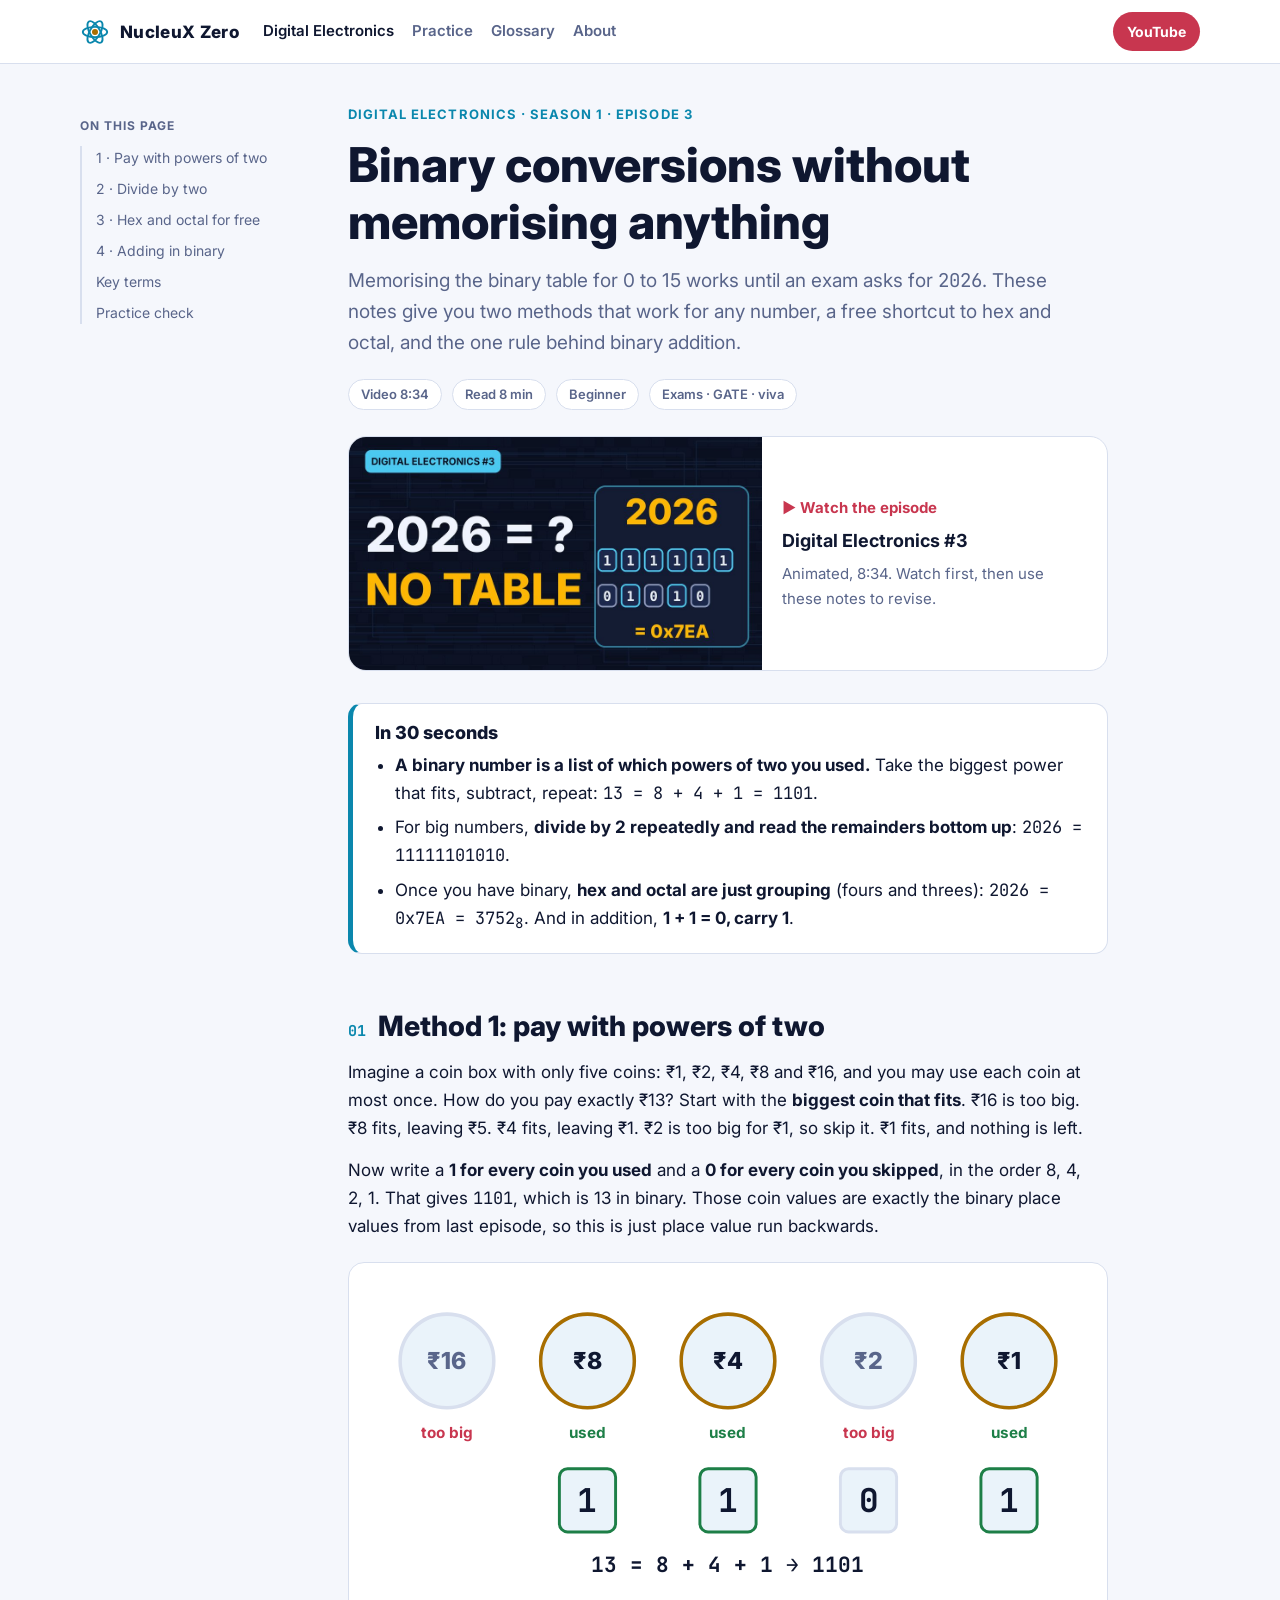
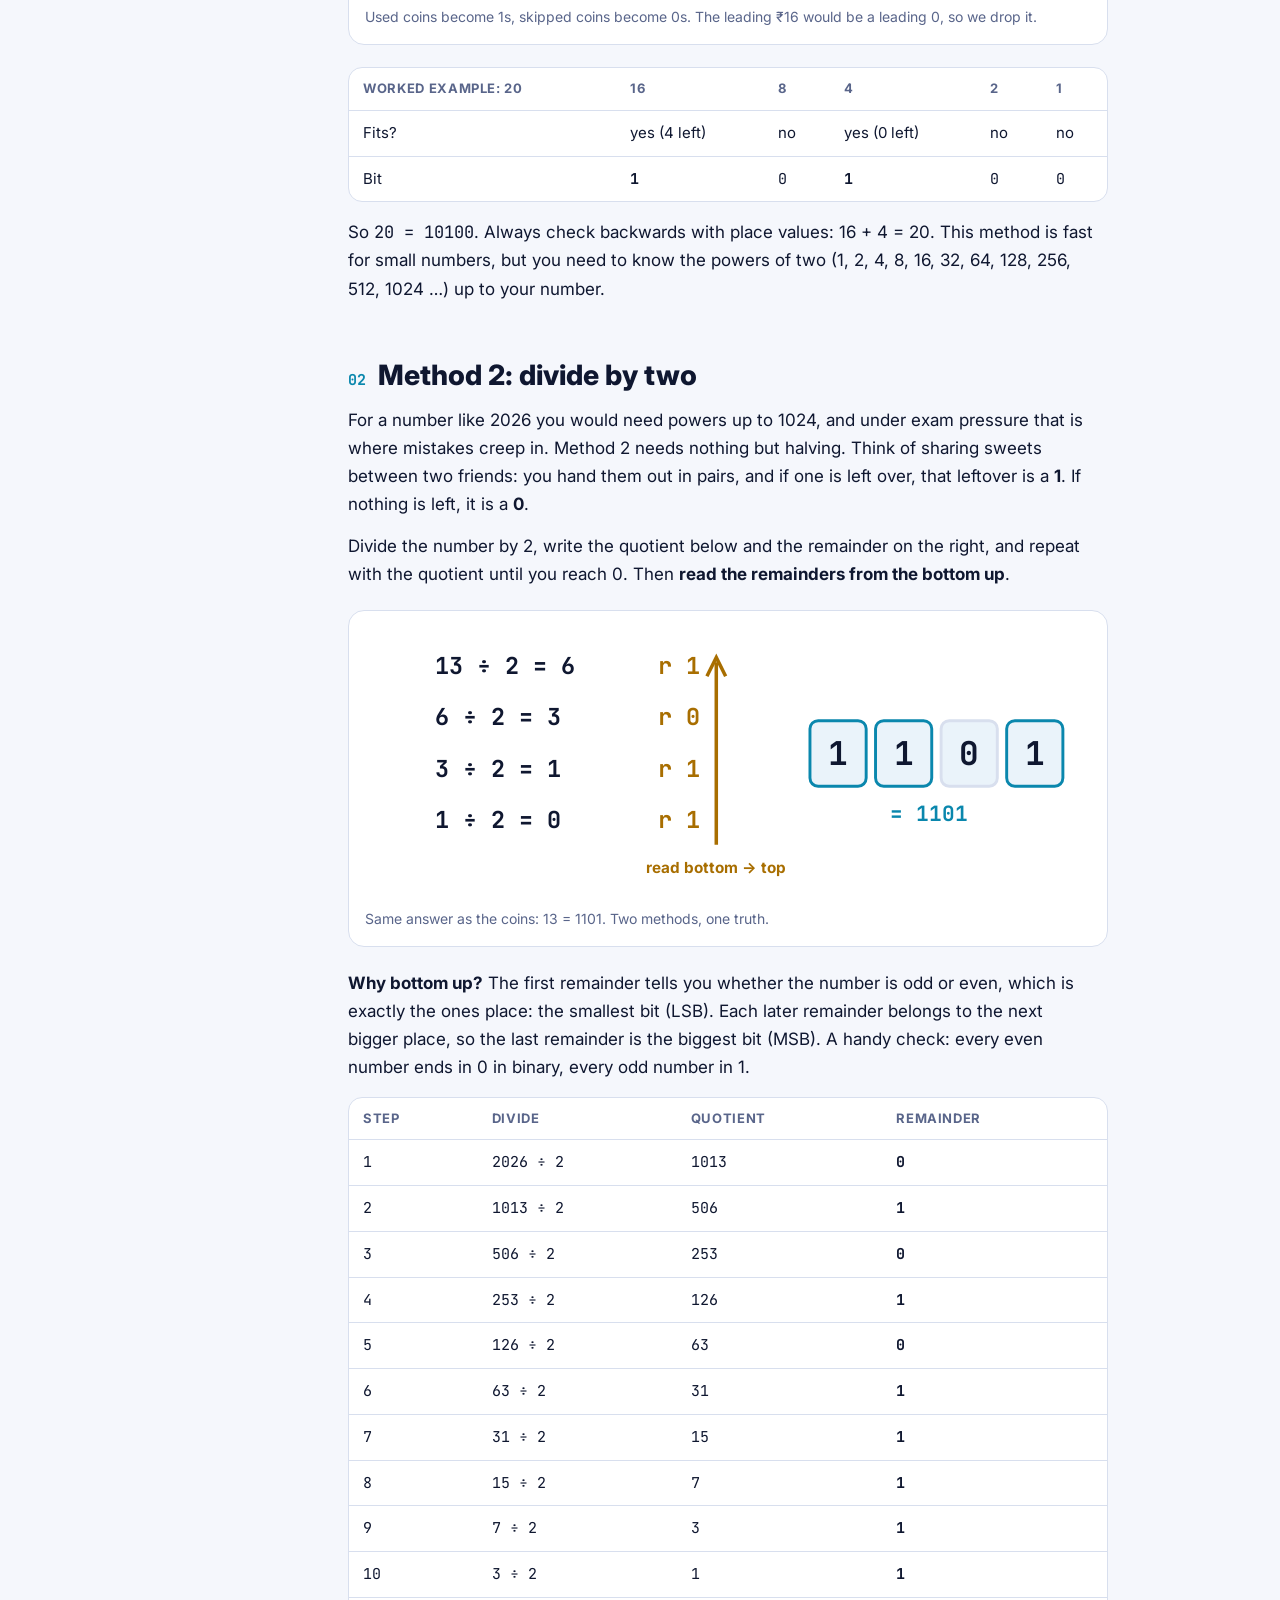
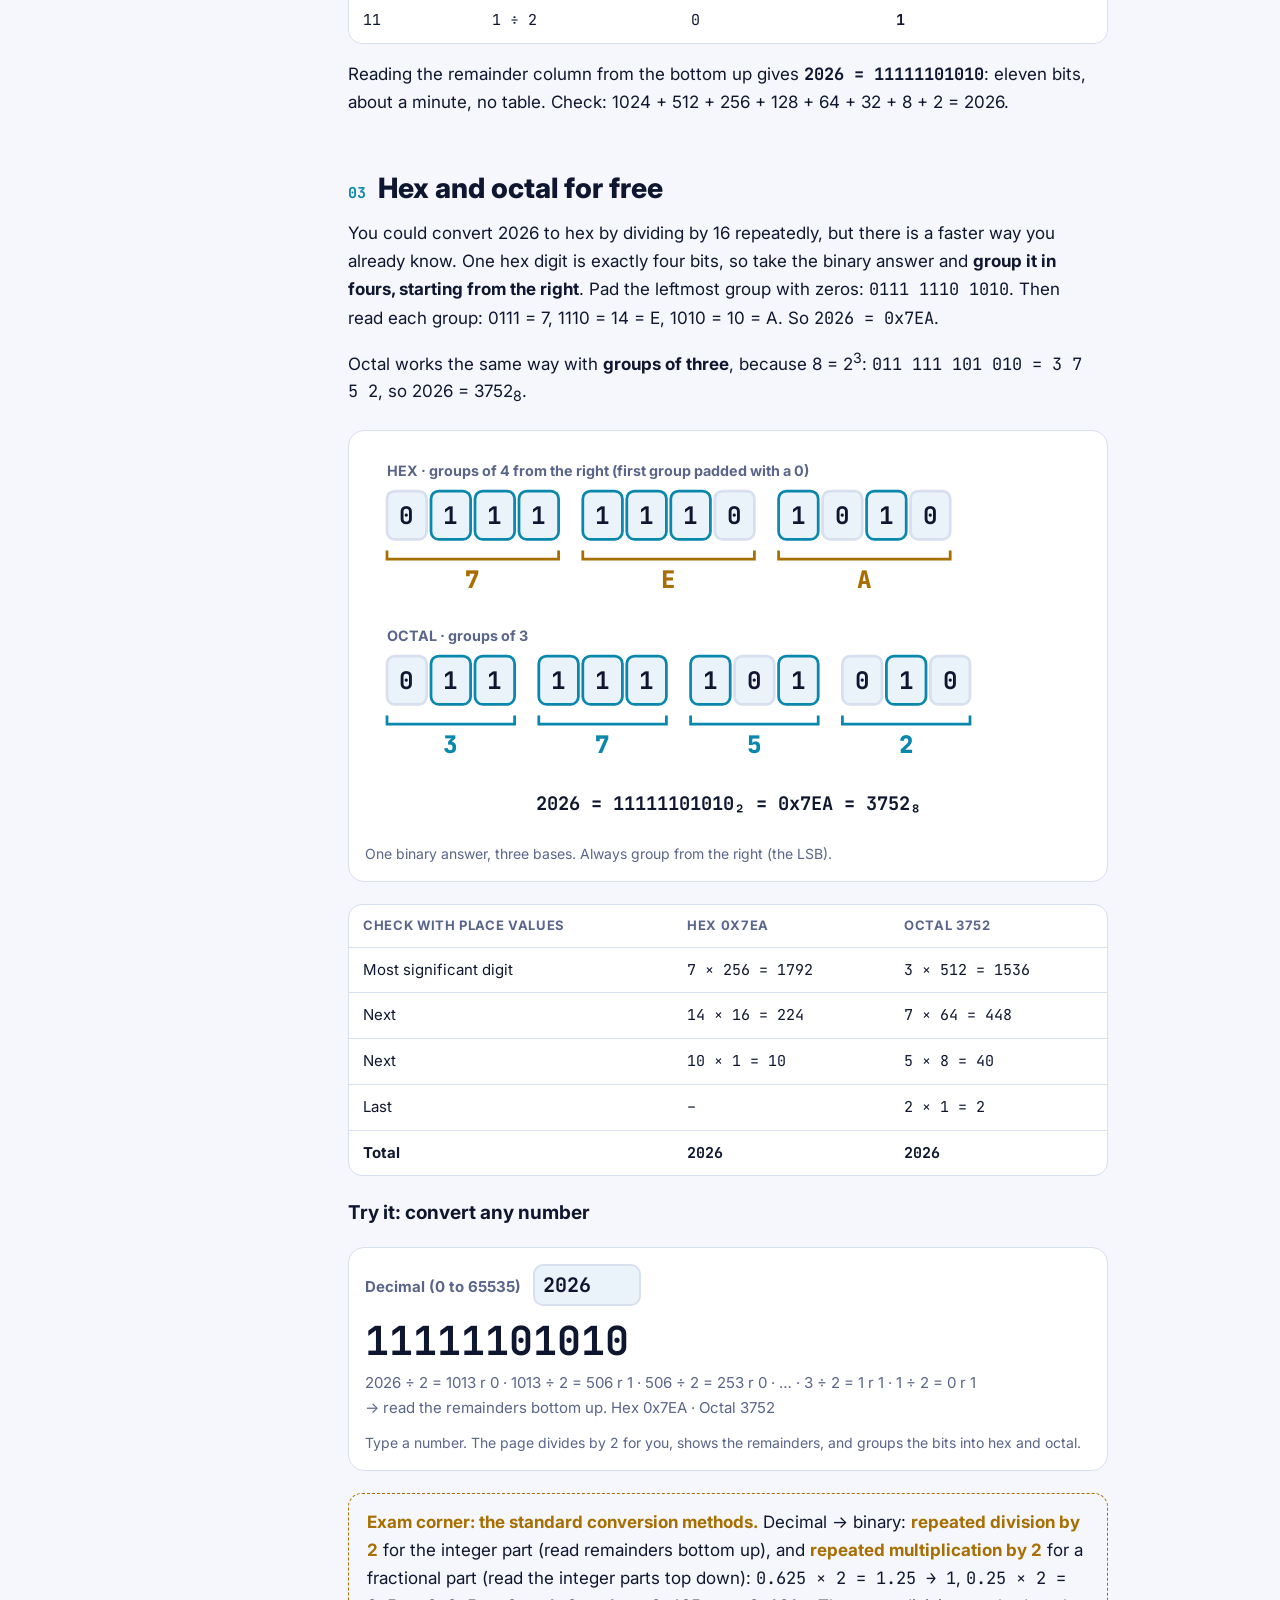
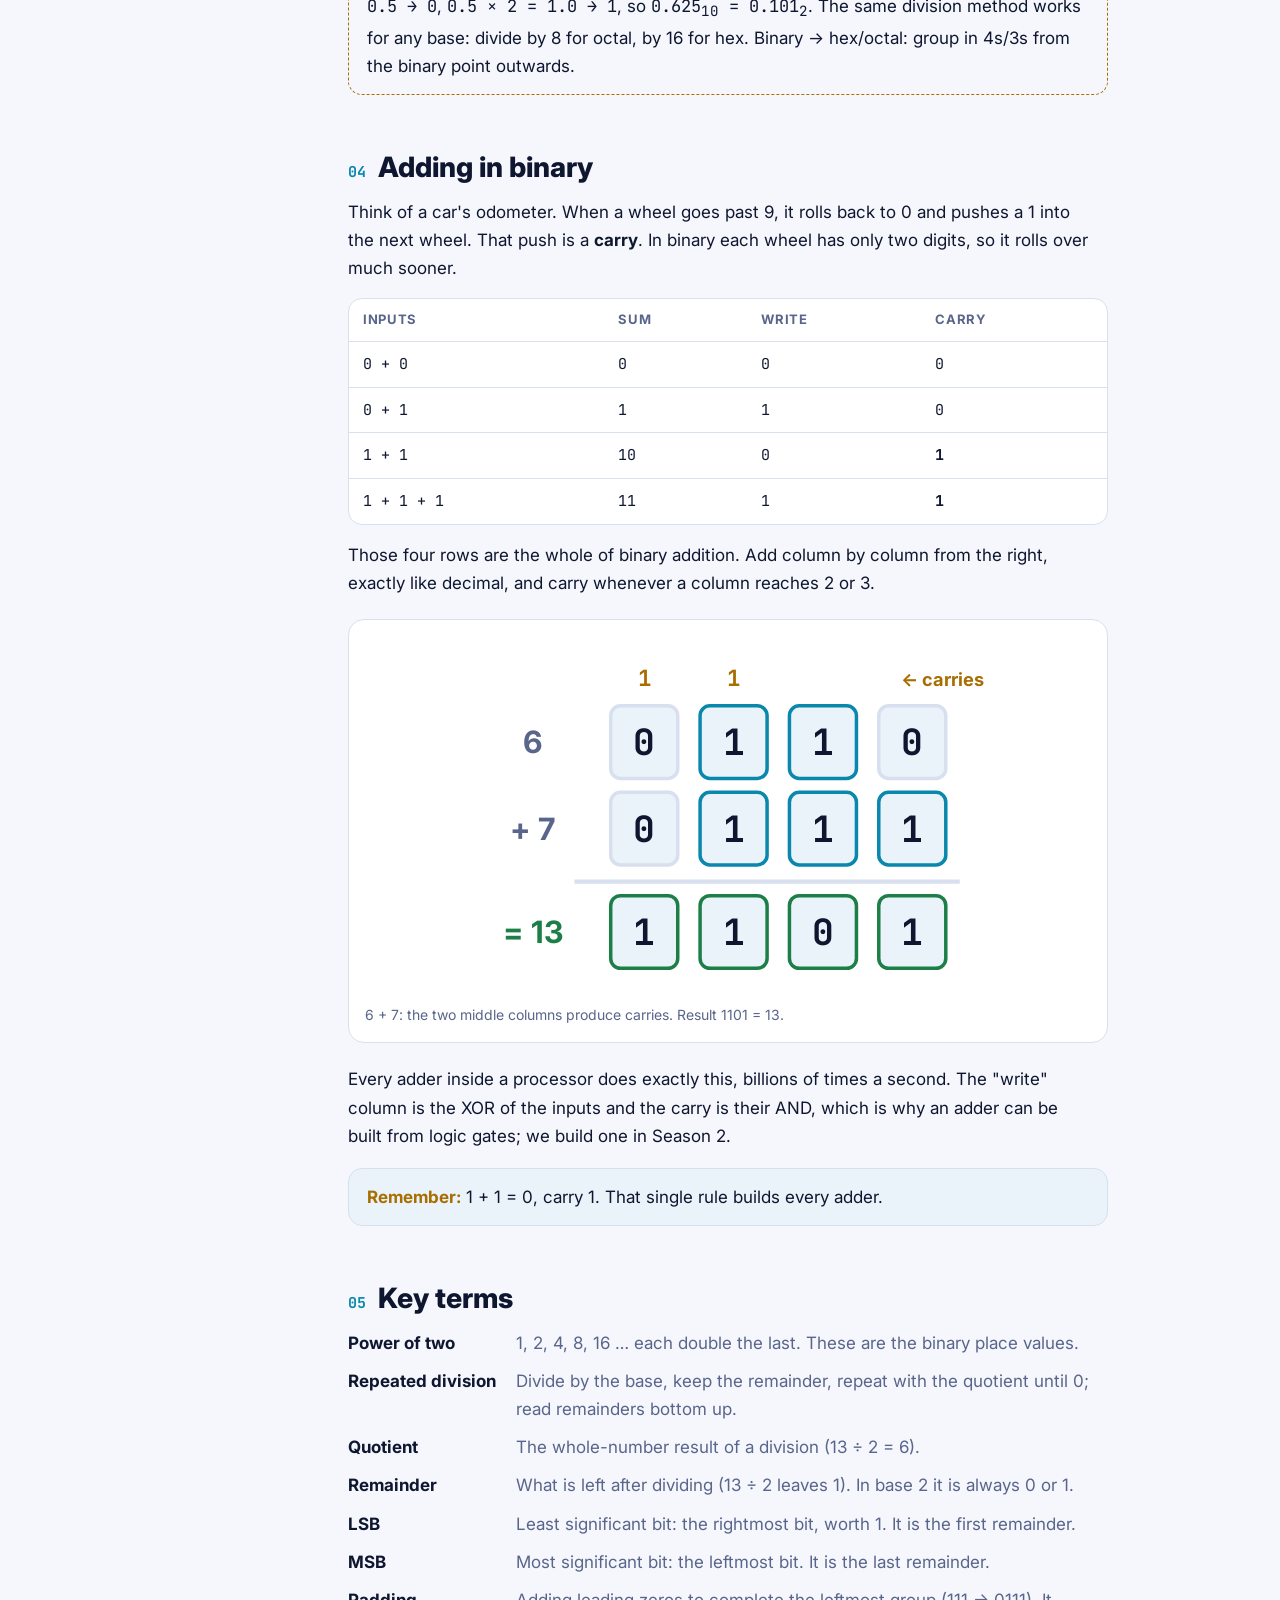
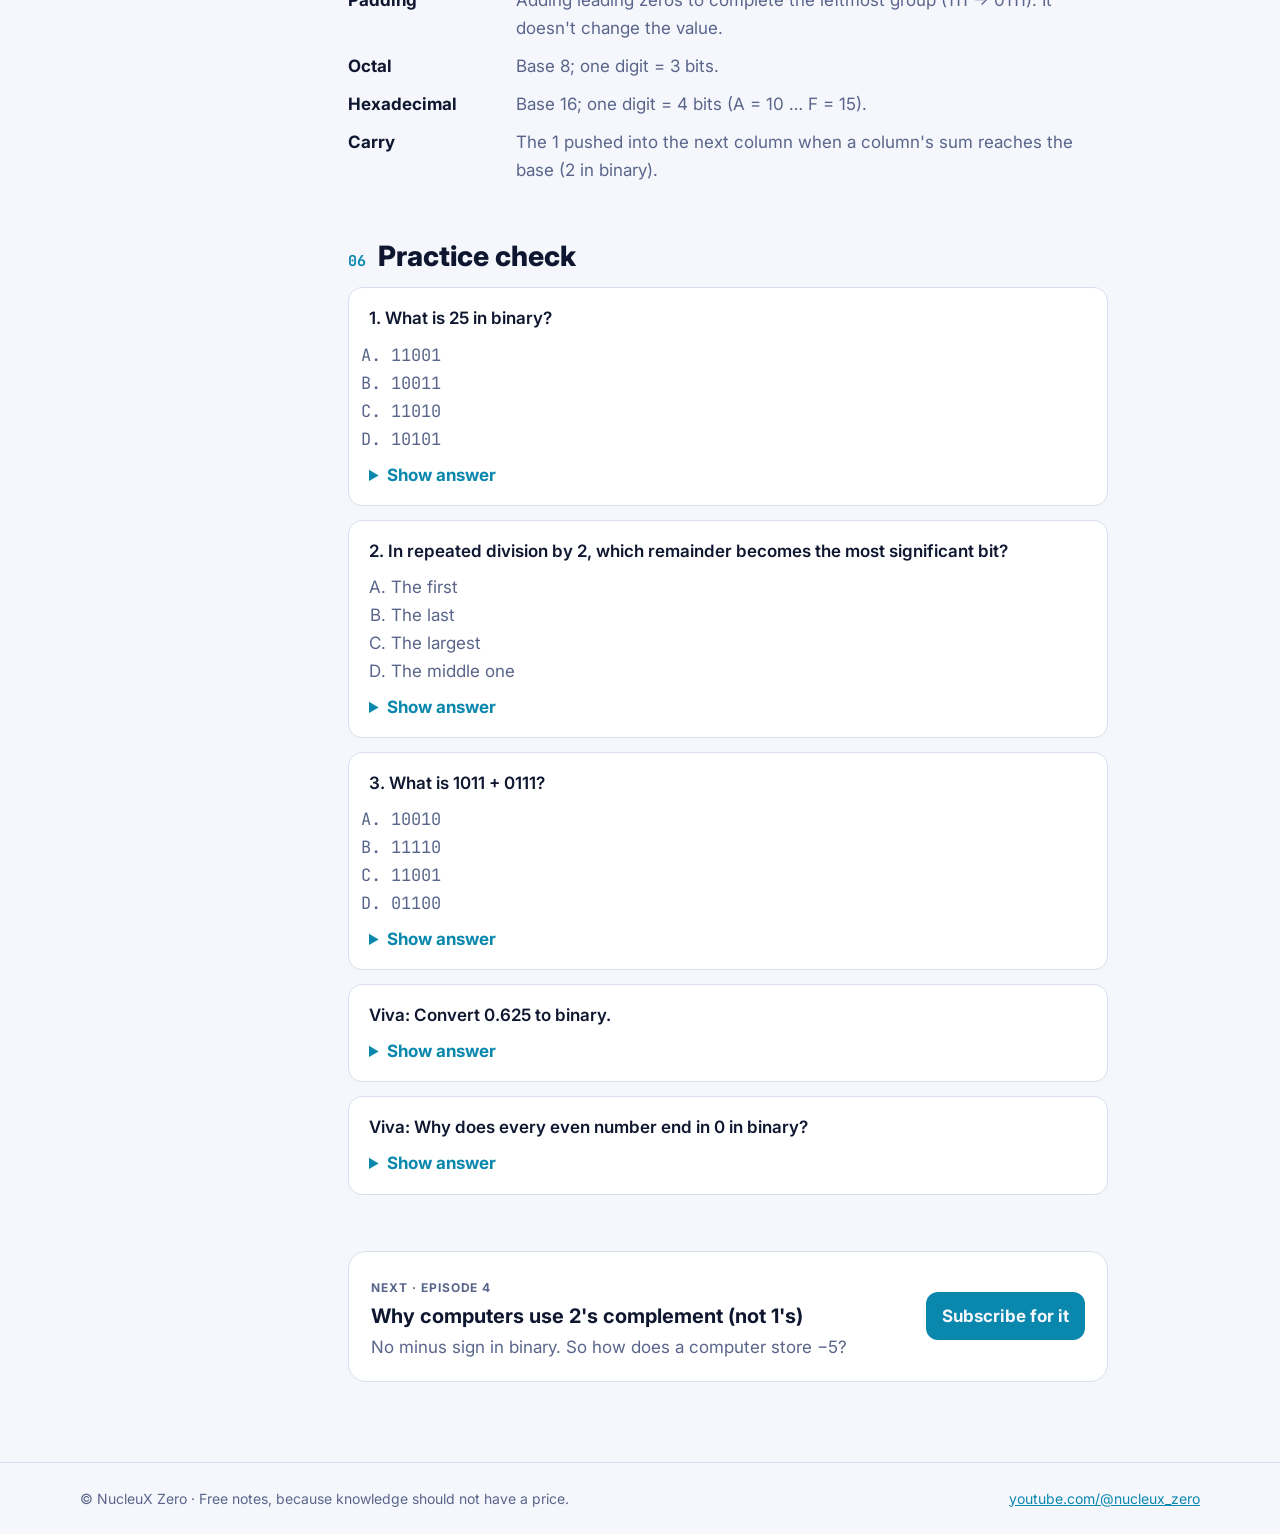
<file: digital-electronics/ep03-binary-conversions-without-memorising/index.html>
<!DOCTYPE html>
<html lang="en">
<head>
<meta charset="utf-8">
<meta name="viewport" content="width=device-width, initial-scale=1">
<title>Decimal to Binary, Hex & Octal Without Tables | Free Notes</title>
<meta name="description" content="Convert decimal to binary without memorising: the powers-of-2 method, repeated division by 2, binary to hex and octal by grouping, and binary addition with carries. Worked example 2026 = 11111101010 = 0x7EA. Free notes and practice questions.">
<link rel="canonical" href="https://nucleuxzero.github.io/digital-electronics/ep03-binary-conversions-without-memorising/">
<meta name="robots" content="index, follow">
<meta property="og:type" content="article">
<meta property="og:site_name" content="NucleuX Zero">
<meta property="og:title" content="Decimal to Binary, Hex & Octal Without Tables | Free Notes">
<meta property="og:description" content="Convert decimal to binary without memorising: the powers-of-2 method, repeated division by 2, binary to hex and octal by grouping, and binary addition with carries. Worked example 2026 = 11111101010 = 0x7EA. Free notes and practice questions.">
<meta property="og:url" content="https://nucleuxzero.github.io/digital-electronics/ep03-binary-conversions-without-memorising/">
<meta property="og:image" content="https://nucleuxzero.github.io/assets/ep03-thumb.jpg">
<meta property="og:image:width" content="960">
<meta property="og:image:height" content="540">
<meta name="twitter:card" content="summary_large_image">
<meta name="twitter:title" content="Decimal to Binary, Hex & Octal Without Tables | Free Notes">
<meta name="twitter:description" content="Convert decimal to binary without memorising: the powers-of-2 method, repeated division by 2, binary to hex and octal by grouping, and binary addition with carries. Worked example 2026 = 11111101010 = 0x7EA. Free notes and practice questions.">
<meta name="twitter:image" content="https://nucleuxzero.github.io/assets/ep03-thumb.jpg">
<script type="application/ld+json">
{"@context": "https://schema.org", "@type": "LearningResource",
 "name": "Binary Conversions Without Memorising Anything",
 "headline": "Decimal to Binary, Hex and Octal Without Tables",
 "description": "Convert decimal to binary without memorising: the powers-of-2 method, repeated division by 2, binary to hex and octal by grouping, and binary addition with carries. Worked example 2026 = 11111101010 = 0x7EA. Free notes and practice questions.",
 "url": "https://nucleuxzero.github.io/digital-electronics/ep03-binary-conversions-without-memorising/", "image": "https://nucleuxzero.github.io/assets/ep03-thumb.jpg", "inLanguage": "en",
 "learningResourceType": "Lecture notes", "educationalLevel": "Beginner", "isAccessibleForFree": true,
 "teaches": ["Decimal to binary conversion", "Repeated division by 2", "Binary to hexadecimal and octal conversion", "Binary addition"],
 "keywords": "decimal to binary, decimal to binary conversion, repeated division by 2, binary to hex, binary to octal, binary addition, number system conversion",
 "datePublished": "2026-11-29", "dateModified": "2026-11-29",
 "author": {"@type": "Organization", "name": "NucleuX Zero", "url": "https://www.youtube.com/@nucleux_zero"},
 "isPartOf": {"@type": "Course", "name": "Digital Electronics (Season 1)", "url": "https://nucleuxzero.github.io/", "provider": {"@type": "Organization", "name": "NucleuX Zero"}}}
</script>
<link rel="preconnect" href="https://fonts.googleapis.com">
<link rel="preconnect" href="https://fonts.gstatic.com" crossorigin>
<link href="https://fonts.googleapis.com/css2?family=Inter:wght@400;500;600;700;800&family=JetBrains+Mono:wght@500;700&display=swap" rel="stylesheet">
<link rel="stylesheet" href="../../assets/style.css">
</head>
<body>
<header class="top">
  <div class="top-in">
    <a class="brand" href="../../" aria-label="NucleuX Zero home">
      <svg viewBox="0 0 32 32" aria-hidden="true"><ellipse cx="16" cy="16" rx="13" ry="5.5" fill="none" stroke="var(--cyan)" stroke-width="2"/><ellipse cx="16" cy="16" rx="13" ry="5.5" fill="none" stroke="var(--cyan)" stroke-width="2" transform="rotate(60 16 16)"/><ellipse cx="16" cy="16" rx="13" ry="5.5" fill="none" stroke="var(--cyan)" stroke-width="2" transform="rotate(-60 16 16)"/><circle cx="16" cy="16" r="3.2" fill="var(--amber)"/></svg>
      NucleuX Zero
    </a>
    <nav class="nav" aria-label="Main">
      <a href="../../#course" aria-current="page">Digital Electronics</a>
      <a href="#practice">Practice</a>
      <a href="#glossary">Glossary</a>
      <a href="../../#about">About</a>
    </nav>
    <a class="yt" href="https://www.youtube.com/@nucleux_zero">YouTube</a>
  </div>
</header>

<div class="wrap" id="top">
  <aside class="rail" aria-label="On this page">
    <p>On this page</p>
    <ol>
      <li><a href="#powers">1 · Pay with powers of two</a></li>
      <li><a href="#divide">2 · Divide by two</a></li>
      <li><a href="#grouping">3 · Hex and octal for free</a></li>
      <li><a href="#addition">4 · Adding in binary</a></li>
      <li><a href="#glossary">Key terms</a></li>
      <li><a href="#practice">Practice check</a></li>
    </ol>
  </aside>

  <main>
    <div class="crumb">Digital Electronics · Season 1 · Episode 3</div>
    <h1>Binary conversions without memorising anything</h1>
    <p class="lede">Memorising the binary table for 0 to 15 works until an exam asks for <span class="mono">2026</span>. These notes give you two methods that work for any number, a free shortcut to hex and octal, and the one rule behind binary addition.</p>
    <div class="meta">
      <span class="chip">Video 8:34</span><span class="chip">Read 8 min</span><span class="chip">Beginner</span><span class="chip">Exams · GATE · viva</span>
    </div>

    <a class="video" href="https://www.youtube.com/@nucleux_zero">
      <img src="../../assets/ep03-thumb.jpg" alt="Episode 3 thumbnail: 2026 = ? No table">
      <div><span class="play">▶ Watch the episode</span><b>Digital Electronics #3</b><span>Animated, 8:34. Watch first, then use these notes to revise.</span></div>
    </a>

    <div class="tldr">
      <h2>In 30 seconds</h2>
      <ul>
        <li><b>A binary number is a list of which powers of two you used.</b> Take the biggest power that fits, subtract, repeat: <span class="mono">13 = 8 + 4 + 1 = 1101</span>.</li>
        <li>For big numbers, <b>divide by 2 repeatedly and read the remainders bottom up</b>: <span class="mono">2026 = 11111101010</span>.</li>
        <li>Once you have binary, <b>hex and octal are just grouping</b> (fours and threes): <span class="mono">2026 = 0x7EA = 3752<sub>8</sub></span>. And in addition, <b>1 + 1 = 0, carry 1</b>.</li>
      </ul>
    </div>

    <section id="powers">
      <h2><span class="n">01</span>Method 1: pay with powers of two</h2>
      <p>Imagine a coin box with only five coins: ₹1, ₹2, ₹4, ₹8 and ₹16, and you may use each coin at most once. How do you pay exactly ₹13? Start with the <b>biggest coin that fits</b>. ₹16 is too big. ₹8 fits, leaving ₹5. ₹4 fits, leaving ₹1. ₹2 is too big for ₹1, so skip it. ₹1 fits, and nothing is left.</p>
      <p>Now write a <b>1 for every coin you used</b> and a <b>0 for every coin you skipped</b>, in the order 8, 4, 2, 1. That gives <span class="mono">1101</span>, which is 13 in binary. Those coin values are exactly the binary place values from last episode, so this is just place value run backwards.</p>
      <figure>
        <svg viewBox="0 0 620 270" role="img" aria-label="Paying 13 rupees with coins 16, 8, 4, 2, 1: use 8, 4 and 1, so 13 = 1101"><circle cx="70" cy="70" r="40" class="st-line" stroke-width="3" style="fill:var(--tint)"/><text x="70.0" y="77.0" font-size="20" text-anchor="middle" fill="var(--muted)" font-family="Inter, sans-serif" font-weight="800">₹16</text><text x="70.0" y="136.0" font-size="13" text-anchor="middle" fill="var(--red)" font-family="Inter, sans-serif" font-weight="700">too big</text><circle cx="190" cy="70" r="40" class="st-amber" stroke-width="3" style="fill:var(--tint)"/><text x="190.0" y="77.0" font-size="20" text-anchor="middle" fill="var(--ink)" font-family="Inter, sans-serif" font-weight="800">₹8</text><text x="190.0" y="136.0" font-size="13" text-anchor="middle" fill="var(--green)" font-family="Inter, sans-serif" font-weight="700">used</text><rect x="166.0" y="162.0" width="48" height="54" rx="7" class="st-green" stroke-width="2.5" style="fill:var(--tint)"/><text x="190.0" y="199.1" font-size="28" text-anchor="middle" fill="var(--ink)" font-family="JetBrains Mono, monospace" font-weight="700">1</text><circle cx="310" cy="70" r="40" class="st-amber" stroke-width="3" style="fill:var(--tint)"/><text x="310.0" y="77.0" font-size="20" text-anchor="middle" fill="var(--ink)" font-family="Inter, sans-serif" font-weight="800">₹4</text><text x="310.0" y="136.0" font-size="13" text-anchor="middle" fill="var(--green)" font-family="Inter, sans-serif" font-weight="700">used</text><rect x="286.0" y="162.0" width="48" height="54" rx="7" class="st-green" stroke-width="2.5" style="fill:var(--tint)"/><text x="310.0" y="199.1" font-size="28" text-anchor="middle" fill="var(--ink)" font-family="JetBrains Mono, monospace" font-weight="700">1</text><circle cx="430" cy="70" r="40" class="st-line" stroke-width="3" style="fill:var(--tint)"/><text x="430.0" y="77.0" font-size="20" text-anchor="middle" fill="var(--muted)" font-family="Inter, sans-serif" font-weight="800">₹2</text><text x="430.0" y="136.0" font-size="13" text-anchor="middle" fill="var(--red)" font-family="Inter, sans-serif" font-weight="700">too big</text><rect x="406.0" y="162.0" width="48" height="54" rx="7" class="st-line" stroke-width="2.5" style="fill:var(--tint)"/><text x="430.0" y="199.1" font-size="28" text-anchor="middle" fill="var(--ink)" font-family="JetBrains Mono, monospace" font-weight="700">0</text><circle cx="550" cy="70" r="40" class="st-amber" stroke-width="3" style="fill:var(--tint)"/><text x="550.0" y="77.0" font-size="20" text-anchor="middle" fill="var(--ink)" font-family="Inter, sans-serif" font-weight="800">₹1</text><text x="550.0" y="136.0" font-size="13" text-anchor="middle" fill="var(--green)" font-family="Inter, sans-serif" font-weight="700">used</text><rect x="526.0" y="162.0" width="48" height="54" rx="7" class="st-green" stroke-width="2.5" style="fill:var(--tint)"/><text x="550.0" y="199.1" font-size="28" text-anchor="middle" fill="var(--ink)" font-family="JetBrains Mono, monospace" font-weight="700">1</text><text x="310.0" y="250.0" font-size="18" text-anchor="middle" fill="var(--ink)" font-family="JetBrains Mono, monospace" font-weight="700">13 = 8 + 4 + 1  →  1101</text></svg>
        <figcaption>Used coins become 1s, skipped coins become 0s. The leading ₹16 would be a leading 0, so we drop it.</figcaption>
      </figure>
      <div class="tbl"><table>
        <thead><tr><th>Worked example: 20</th><th>16</th><th>8</th><th>4</th><th>2</th><th>1</th></tr></thead>
        <tbody>
          <tr><td>Fits?</td><td>yes (4 left)</td><td>no</td><td>yes (0 left)</td><td>no</td><td>no</td></tr>
          <tr><td>Bit</td><td class="mono"><b>1</b></td><td class="mono">0</td><td class="mono"><b>1</b></td><td class="mono">0</td><td class="mono">0</td></tr>
        </tbody>
      </table></div>
      <p>So <span class="mono">20 = 10100</span>. Always check backwards with place values: 16 + 4 = 20. This method is fast for small numbers, but you need to know the powers of two (1, 2, 4, 8, 16, 32, 64, 128, 256, 512, 1024 …) up to your number.</p>
    </section>

    <section id="divide">
      <h2><span class="n">02</span>Method 2: divide by two</h2>
      <p>For a number like 2026 you would need powers up to 1024, and under exam pressure that is where mistakes creep in. Method 2 needs nothing but halving. Think of sharing sweets between two friends: you hand them out in pairs, and if one is left over, that leftover is a <b>1</b>. If nothing is left, it is a <b>0</b>.</p>
      <p>Divide the number by 2, write the quotient below and the remainder on the right, and repeat with the quotient until you reach 0. Then <b>read the remainders from the bottom up</b>.</p>
      <figure>
        <svg viewBox="0 0 620 230" role="img" aria-label="Repeated division of 13 by 2 gives remainders 1, 0, 1, 1; read bottom up: 1101"><text x="60.0" y="40.0" font-size="20" text-anchor="start" fill="var(--ink)" font-family="JetBrains Mono, monospace" font-weight="700">13 ÷ 2 = 6</text><text x="250.0" y="40.0" font-size="20" text-anchor="start" fill="var(--amber)" font-family="JetBrains Mono, monospace" font-weight="700">r 1</text><text x="60.0" y="84.0" font-size="20" text-anchor="start" fill="var(--ink)" font-family="JetBrains Mono, monospace" font-weight="700">6 ÷ 2 = 3</text><text x="250.0" y="84.0" font-size="20" text-anchor="start" fill="var(--amber)" font-family="JetBrains Mono, monospace" font-weight="700">r 0</text><text x="60.0" y="128.0" font-size="20" text-anchor="start" fill="var(--ink)" font-family="JetBrains Mono, monospace" font-weight="700">3 ÷ 2 = 1</text><text x="250.0" y="128.0" font-size="20" text-anchor="start" fill="var(--amber)" font-family="JetBrains Mono, monospace" font-weight="700">r 1</text><text x="60.0" y="172.0" font-size="20" text-anchor="start" fill="var(--ink)" font-family="JetBrains Mono, monospace" font-weight="700">1 ÷ 2 = 0</text><text x="250.0" y="172.0" font-size="20" text-anchor="start" fill="var(--amber)" font-family="JetBrains Mono, monospace" font-weight="700">r 1</text><path d="M300 186 L300 30" class="st-amber" stroke-width="3"/><path d="M292 42 L300 26 L308 42" class="st-amber" stroke-width="3"/><text x="300.0" y="210.0" font-size="13" text-anchor="middle" fill="var(--amber)" font-family="Inter, sans-serif" font-weight="700">read bottom → top</text><rect x="380.0" y="80.0" width="48" height="56" rx="7" class="st-cyan" stroke-width="2.5" style="fill:var(--tint)"/><text x="404.0" y="118.1" font-size="28" text-anchor="middle" fill="var(--ink)" font-family="JetBrains Mono, monospace" font-weight="700">1</text><rect x="436.0" y="80.0" width="48" height="56" rx="7" class="st-cyan" stroke-width="2.5" style="fill:var(--tint)"/><text x="460.0" y="118.1" font-size="28" text-anchor="middle" fill="var(--ink)" font-family="JetBrains Mono, monospace" font-weight="700">1</text><rect x="492.0" y="80.0" width="48" height="56" rx="7" class="st-line" stroke-width="2.5" style="fill:var(--tint)"/><text x="516.0" y="118.1" font-size="28" text-anchor="middle" fill="var(--ink)" font-family="JetBrains Mono, monospace" font-weight="700">0</text><rect x="548.0" y="80.0" width="48" height="56" rx="7" class="st-cyan" stroke-width="2.5" style="fill:var(--tint)"/><text x="572.0" y="118.1" font-size="28" text-anchor="middle" fill="var(--ink)" font-family="JetBrains Mono, monospace" font-weight="700">1</text><text x="482.0" y="166.0" font-size="18" text-anchor="middle" fill="var(--cyan)" font-family="JetBrains Mono, monospace" font-weight="700">= 1101</text></svg>
        <figcaption>Same answer as the coins: 13 = 1101. Two methods, one truth.</figcaption>
      </figure>
      <p><b>Why bottom up?</b> The first remainder tells you whether the number is odd or even, which is exactly the ones place: the smallest bit (LSB). Each later remainder belongs to the next bigger place, so the last remainder is the biggest bit (MSB). A handy check: every even number ends in 0 in binary, every odd number in 1.</p>
      <div class="tbl"><table>
        <thead><tr><th>Step</th><th>Divide</th><th>Quotient</th><th>Remainder</th></tr></thead>
        <tbody>
          <tr><td class="mono">1</td><td class="mono">2026 ÷ 2</td><td class="mono">1013</td><td class="mono"><b>0</b></td></tr>
          <tr><td class="mono">2</td><td class="mono">1013 ÷ 2</td><td class="mono">506</td><td class="mono"><b>1</b></td></tr>
          <tr><td class="mono">3</td><td class="mono">506 ÷ 2</td><td class="mono">253</td><td class="mono"><b>0</b></td></tr>
          <tr><td class="mono">4</td><td class="mono">253 ÷ 2</td><td class="mono">126</td><td class="mono"><b>1</b></td></tr>
          <tr><td class="mono">5</td><td class="mono">126 ÷ 2</td><td class="mono">63</td><td class="mono"><b>0</b></td></tr>
          <tr><td class="mono">6</td><td class="mono">63 ÷ 2</td><td class="mono">31</td><td class="mono"><b>1</b></td></tr>
          <tr><td class="mono">7</td><td class="mono">31 ÷ 2</td><td class="mono">15</td><td class="mono"><b>1</b></td></tr>
          <tr><td class="mono">8</td><td class="mono">15 ÷ 2</td><td class="mono">7</td><td class="mono"><b>1</b></td></tr>
          <tr><td class="mono">9</td><td class="mono">7 ÷ 2</td><td class="mono">3</td><td class="mono"><b>1</b></td></tr>
          <tr><td class="mono">10</td><td class="mono">3 ÷ 2</td><td class="mono">1</td><td class="mono"><b>1</b></td></tr>
          <tr><td class="mono">11</td><td class="mono">1 ÷ 2</td><td class="mono">0</td><td class="mono"><b>1</b></td></tr>
        </tbody>
      </table></div>
      <p>Reading the remainder column from the bottom up gives <span class="mono"><b>2026 = 11111101010</b></span>: eleven bits, about a minute, no table. Check: 1024 + 512 + 256 + 128 + 64 + 32 + 8 + 2 = 2026.</p>
    </section>

    <section id="grouping">
      <h2><span class="n">03</span>Hex and octal for free</h2>
      <p>You could convert 2026 to hex by dividing by 16 repeatedly, but there is a faster way you already know. One hex digit is exactly four bits, so take the binary answer and <b>group it in fours, starting from the right</b>. Pad the leftmost group with zeros: <span class="mono">0111 1110 1010</span>. Then read each group: 0111 = 7, 1110 = 14 = E, 1010 = 10 = A. So <span class="mono">2026 = 0x7EA</span>.</p>
      <p>Octal works the same way with <b>groups of three</b>, because 8 = 2<sup>3</sup>: <span class="mono">011 111 101 010 = 3 7 5 2</span>, so 2026 = 3752<sub>8</sub>.</p>
      <figure>
        <svg viewBox="0 0 660 350" role="img" aria-label="2026 in binary grouped in fours gives 7EA in hex, and in threes gives 3752 in octal"><text x="20.0" y="26.0" font-size="13" text-anchor="start" fill="var(--muted)" font-family="Inter, sans-serif" font-weight="700">HEX · groups of 4 from the right (first group padded with a 0)</text><rect x="20.0" y="40.0" width="36" height="44" rx="7" class="st-line" stroke-width="2.5" style="fill:var(--tint)"/><text x="38.0" y="69.9" font-size="22" text-anchor="middle" fill="var(--ink)" font-family="JetBrains Mono, monospace" font-weight="700">0</text><rect x="60.0" y="40.0" width="36" height="44" rx="7" class="st-cyan" stroke-width="2.5" style="fill:var(--tint)"/><text x="78.0" y="69.9" font-size="22" text-anchor="middle" fill="var(--ink)" font-family="JetBrains Mono, monospace" font-weight="700">1</text><rect x="100.0" y="40.0" width="36" height="44" rx="7" class="st-cyan" stroke-width="2.5" style="fill:var(--tint)"/><text x="118.0" y="69.9" font-size="22" text-anchor="middle" fill="var(--ink)" font-family="JetBrains Mono, monospace" font-weight="700">1</text><rect x="140.0" y="40.0" width="36" height="44" rx="7" class="st-cyan" stroke-width="2.5" style="fill:var(--tint)"/><text x="158.0" y="69.9" font-size="22" text-anchor="middle" fill="var(--ink)" font-family="JetBrains Mono, monospace" font-weight="700">1</text><path d="M20 94 L20 102 L176 102 L176 94" class="st-amber" stroke-width="2.5"/><text x="98.0" y="128.0" font-size="22" text-anchor="middle" fill="var(--amber)" font-family="JetBrains Mono, monospace" font-weight="800">7</text><rect x="198.0" y="40.0" width="36" height="44" rx="7" class="st-cyan" stroke-width="2.5" style="fill:var(--tint)"/><text x="216.0" y="69.9" font-size="22" text-anchor="middle" fill="var(--ink)" font-family="JetBrains Mono, monospace" font-weight="700">1</text><rect x="238.0" y="40.0" width="36" height="44" rx="7" class="st-cyan" stroke-width="2.5" style="fill:var(--tint)"/><text x="256.0" y="69.9" font-size="22" text-anchor="middle" fill="var(--ink)" font-family="JetBrains Mono, monospace" font-weight="700">1</text><rect x="278.0" y="40.0" width="36" height="44" rx="7" class="st-cyan" stroke-width="2.5" style="fill:var(--tint)"/><text x="296.0" y="69.9" font-size="22" text-anchor="middle" fill="var(--ink)" font-family="JetBrains Mono, monospace" font-weight="700">1</text><rect x="318.0" y="40.0" width="36" height="44" rx="7" class="st-line" stroke-width="2.5" style="fill:var(--tint)"/><text x="336.0" y="69.9" font-size="22" text-anchor="middle" fill="var(--ink)" font-family="JetBrains Mono, monospace" font-weight="700">0</text><path d="M198 94 L198 102 L354 102 L354 94" class="st-amber" stroke-width="2.5"/><text x="276.0" y="128.0" font-size="22" text-anchor="middle" fill="var(--amber)" font-family="JetBrains Mono, monospace" font-weight="800">E</text><rect x="376.0" y="40.0" width="36" height="44" rx="7" class="st-cyan" stroke-width="2.5" style="fill:var(--tint)"/><text x="394.0" y="69.9" font-size="22" text-anchor="middle" fill="var(--ink)" font-family="JetBrains Mono, monospace" font-weight="700">1</text><rect x="416.0" y="40.0" width="36" height="44" rx="7" class="st-line" stroke-width="2.5" style="fill:var(--tint)"/><text x="434.0" y="69.9" font-size="22" text-anchor="middle" fill="var(--ink)" font-family="JetBrains Mono, monospace" font-weight="700">0</text><rect x="456.0" y="40.0" width="36" height="44" rx="7" class="st-cyan" stroke-width="2.5" style="fill:var(--tint)"/><text x="474.0" y="69.9" font-size="22" text-anchor="middle" fill="var(--ink)" font-family="JetBrains Mono, monospace" font-weight="700">1</text><rect x="496.0" y="40.0" width="36" height="44" rx="7" class="st-line" stroke-width="2.5" style="fill:var(--tint)"/><text x="514.0" y="69.9" font-size="22" text-anchor="middle" fill="var(--ink)" font-family="JetBrains Mono, monospace" font-weight="700">0</text><path d="M376 94 L376 102 L532 102 L532 94" class="st-amber" stroke-width="2.5"/><text x="454.0" y="128.0" font-size="22" text-anchor="middle" fill="var(--amber)" font-family="JetBrains Mono, monospace" font-weight="800">A</text><text x="20.0" y="176.0" font-size="13" text-anchor="start" fill="var(--muted)" font-family="Inter, sans-serif" font-weight="700">OCTAL · groups of 3</text><rect x="20.0" y="190.0" width="36" height="44" rx="7" class="st-line" stroke-width="2.5" style="fill:var(--tint)"/><text x="38.0" y="219.9" font-size="22" text-anchor="middle" fill="var(--ink)" font-family="JetBrains Mono, monospace" font-weight="700">0</text><rect x="60.0" y="190.0" width="36" height="44" rx="7" class="st-cyan" stroke-width="2.5" style="fill:var(--tint)"/><text x="78.0" y="219.9" font-size="22" text-anchor="middle" fill="var(--ink)" font-family="JetBrains Mono, monospace" font-weight="700">1</text><rect x="100.0" y="190.0" width="36" height="44" rx="7" class="st-cyan" stroke-width="2.5" style="fill:var(--tint)"/><text x="118.0" y="219.9" font-size="22" text-anchor="middle" fill="var(--ink)" font-family="JetBrains Mono, monospace" font-weight="700">1</text><path d="M20 244 L20 252 L136 252 L136 244" class="st-cyan" stroke-width="2.5"/><text x="78.0" y="278.0" font-size="22" text-anchor="middle" fill="var(--cyan)" font-family="JetBrains Mono, monospace" font-weight="800">3</text><rect x="158.0" y="190.0" width="36" height="44" rx="7" class="st-cyan" stroke-width="2.5" style="fill:var(--tint)"/><text x="176.0" y="219.9" font-size="22" text-anchor="middle" fill="var(--ink)" font-family="JetBrains Mono, monospace" font-weight="700">1</text><rect x="198.0" y="190.0" width="36" height="44" rx="7" class="st-cyan" stroke-width="2.5" style="fill:var(--tint)"/><text x="216.0" y="219.9" font-size="22" text-anchor="middle" fill="var(--ink)" font-family="JetBrains Mono, monospace" font-weight="700">1</text><rect x="238.0" y="190.0" width="36" height="44" rx="7" class="st-cyan" stroke-width="2.5" style="fill:var(--tint)"/><text x="256.0" y="219.9" font-size="22" text-anchor="middle" fill="var(--ink)" font-family="JetBrains Mono, monospace" font-weight="700">1</text><path d="M158 244 L158 252 L274 252 L274 244" class="st-cyan" stroke-width="2.5"/><text x="216.0" y="278.0" font-size="22" text-anchor="middle" fill="var(--cyan)" font-family="JetBrains Mono, monospace" font-weight="800">7</text><rect x="296.0" y="190.0" width="36" height="44" rx="7" class="st-cyan" stroke-width="2.5" style="fill:var(--tint)"/><text x="314.0" y="219.9" font-size="22" text-anchor="middle" fill="var(--ink)" font-family="JetBrains Mono, monospace" font-weight="700">1</text><rect x="336.0" y="190.0" width="36" height="44" rx="7" class="st-line" stroke-width="2.5" style="fill:var(--tint)"/><text x="354.0" y="219.9" font-size="22" text-anchor="middle" fill="var(--ink)" font-family="JetBrains Mono, monospace" font-weight="700">0</text><rect x="376.0" y="190.0" width="36" height="44" rx="7" class="st-cyan" stroke-width="2.5" style="fill:var(--tint)"/><text x="394.0" y="219.9" font-size="22" text-anchor="middle" fill="var(--ink)" font-family="JetBrains Mono, monospace" font-weight="700">1</text><path d="M296 244 L296 252 L412 252 L412 244" class="st-cyan" stroke-width="2.5"/><text x="354.0" y="278.0" font-size="22" text-anchor="middle" fill="var(--cyan)" font-family="JetBrains Mono, monospace" font-weight="800">5</text><rect x="434.0" y="190.0" width="36" height="44" rx="7" class="st-line" stroke-width="2.5" style="fill:var(--tint)"/><text x="452.0" y="219.9" font-size="22" text-anchor="middle" fill="var(--ink)" font-family="JetBrains Mono, monospace" font-weight="700">0</text><rect x="474.0" y="190.0" width="36" height="44" rx="7" class="st-cyan" stroke-width="2.5" style="fill:var(--tint)"/><text x="492.0" y="219.9" font-size="22" text-anchor="middle" fill="var(--ink)" font-family="JetBrains Mono, monospace" font-weight="700">1</text><rect x="514.0" y="190.0" width="36" height="44" rx="7" class="st-line" stroke-width="2.5" style="fill:var(--tint)"/><text x="532.0" y="219.9" font-size="22" text-anchor="middle" fill="var(--ink)" font-family="JetBrains Mono, monospace" font-weight="700">0</text><path d="M434 244 L434 252 L550 252 L550 244" class="st-cyan" stroke-width="2.5"/><text x="492.0" y="278.0" font-size="22" text-anchor="middle" fill="var(--cyan)" font-family="JetBrains Mono, monospace" font-weight="800">2</text><text x="330.0" y="330.0" font-size="17" text-anchor="middle" fill="var(--ink)" font-family="JetBrains Mono, monospace" font-weight="700">2026 = 11111101010₂ = 0x7EA = 3752₈</text></svg>
        <figcaption>One binary answer, three bases. Always group from the right (the LSB).</figcaption>
      </figure>
      <div class="tbl"><table>
        <thead><tr><th>Check with place values</th><th>Hex 0x7EA</th><th>Octal 3752</th></tr></thead>
        <tbody>
          <tr><td>Most significant digit</td><td class="mono">7 × 256 = 1792</td><td class="mono">3 × 512 = 1536</td></tr>
          <tr><td>Next</td><td class="mono">14 × 16 = 224</td><td class="mono">7 × 64 = 448</td></tr>
          <tr><td>Next</td><td class="mono">10 × 1 = 10</td><td class="mono">5 × 8 = 40</td></tr>
          <tr><td>Last</td><td class="mono">–</td><td class="mono">2 × 1 = 2</td></tr>
          <tr><td><b>Total</b></td><td class="mono"><b>2026</b></td><td class="mono"><b>2026</b></td></tr>
        </tbody>
      </table></div>
      <h3>Try it: convert any number</h3>
      <figure>
        <div class="bytebox">
          <label style="font:700 15px var(--body);color:var(--muted)">Decimal (0 to 65535) <input id="dec" type="number" min="0" max="65535" value="2026" style="font:700 20px var(--mono);width:9ch;margin-left:8px;padding:6px 8px;border-radius:10px;border:2px solid var(--line);background:var(--tint);color:var(--ink)"></label>
          <div class="readout" id="binout">11111101010</div>
          <p style="color:var(--muted);font-size:15px;margin:0" id="ladder"></p>
        </div>
        <figcaption>Type a number. The page divides by 2 for you, shows the remainders, and groups the bits into hex and octal.</figcaption>
      </figure>
      <div class="callout exam"><b>Exam corner: the standard conversion methods.</b> Decimal → binary: <b>repeated division by 2</b> for the integer part (read remainders bottom up), and <b>repeated multiplication by 2</b> for a fractional part (read the integer parts top down): <span class="mono">0.625 × 2 = 1.25 → 1</span>, <span class="mono">0.25 × 2 = 0.5 → 0</span>, <span class="mono">0.5 × 2 = 1.0 → 1</span>, so <span class="mono">0.625<sub>10</sub> = 0.101<sub>2</sub></span>. The same division method works for any base: divide by 8 for octal, by 16 for hex. Binary → hex/octal: group in 4s/3s from the binary point outwards.</div>
    </section>

    <section id="addition">
      <h2><span class="n">04</span>Adding in binary</h2>
      <p>Think of a car's odometer. When a wheel goes past 9, it rolls back to 0 and pushes a 1 into the next wheel. That push is a <b>carry</b>. In binary each wheel has only two digits, so it rolls over much sooner.</p>
      <div class="tbl"><table>
        <thead><tr><th>Inputs</th><th>Sum</th><th>Write</th><th>Carry</th></tr></thead>
        <tbody>
          <tr><td class="mono">0 + 0</td><td class="mono">0</td><td class="mono">0</td><td class="mono">0</td></tr>
          <tr><td class="mono">0 + 1</td><td class="mono">1</td><td class="mono">1</td><td class="mono">0</td></tr>
          <tr><td class="mono">1 + 1</td><td class="mono">10</td><td class="mono">0</td><td class="mono"><b>1</b></td></tr>
          <tr><td class="mono">1 + 1 + 1</td><td class="mono">11</td><td class="mono">1</td><td class="mono"><b>1</b></td></tr>
        </tbody>
      </table></div>
      <p>Those four rows are the whole of binary addition. Add column by column from the right, exactly like decimal, and carry whenever a column reaches 2 or 3.</p>
      <figure>
        <svg viewBox="0 0 520 256" role="img" aria-label="Column addition 0110 + 0111 = 1101 with carries into the two middle columns"><rect x="176.0" y="50.0" width="48" height="52" rx="7" class="st-line" stroke-width="2.5" style="fill:var(--tint)"/><text x="200.0" y="85.4" font-size="26" text-anchor="middle" fill="var(--ink)" font-family="JetBrains Mono, monospace" font-weight="700">0</text><rect x="240.0" y="50.0" width="48" height="52" rx="7" class="st-cyan" stroke-width="2.5" style="fill:var(--tint)"/><text x="264.0" y="85.4" font-size="26" text-anchor="middle" fill="var(--ink)" font-family="JetBrains Mono, monospace" font-weight="700">1</text><rect x="304.0" y="50.0" width="48" height="52" rx="7" class="st-cyan" stroke-width="2.5" style="fill:var(--tint)"/><text x="328.0" y="85.4" font-size="26" text-anchor="middle" fill="var(--ink)" font-family="JetBrains Mono, monospace" font-weight="700">1</text><rect x="368.0" y="50.0" width="48" height="52" rx="7" class="st-line" stroke-width="2.5" style="fill:var(--tint)"/><text x="392.0" y="85.4" font-size="26" text-anchor="middle" fill="var(--ink)" font-family="JetBrains Mono, monospace" font-weight="700">0</text><rect x="176.0" y="112.0" width="48" height="52" rx="7" class="st-line" stroke-width="2.5" style="fill:var(--tint)"/><text x="200.0" y="147.4" font-size="26" text-anchor="middle" fill="var(--ink)" font-family="JetBrains Mono, monospace" font-weight="700">0</text><rect x="240.0" y="112.0" width="48" height="52" rx="7" class="st-cyan" stroke-width="2.5" style="fill:var(--tint)"/><text x="264.0" y="147.4" font-size="26" text-anchor="middle" fill="var(--ink)" font-family="JetBrains Mono, monospace" font-weight="700">1</text><rect x="304.0" y="112.0" width="48" height="52" rx="7" class="st-cyan" stroke-width="2.5" style="fill:var(--tint)"/><text x="328.0" y="147.4" font-size="26" text-anchor="middle" fill="var(--ink)" font-family="JetBrains Mono, monospace" font-weight="700">1</text><rect x="368.0" y="112.0" width="48" height="52" rx="7" class="st-cyan" stroke-width="2.5" style="fill:var(--tint)"/><text x="392.0" y="147.4" font-size="26" text-anchor="middle" fill="var(--ink)" font-family="JetBrains Mono, monospace" font-weight="700">1</text><text x="120.0" y="84.0" font-size="22" text-anchor="middle" fill="var(--muted)" font-family="Inter, sans-serif" font-weight="700">6</text><text x="120.0" y="146.0" font-size="22" text-anchor="middle" fill="var(--muted)" font-family="Inter, sans-serif" font-weight="700">+ 7</text><path d="M150 176 L426 176" class="st-line" stroke-width="3"/><rect x="176.0" y="186.0" width="48" height="52" rx="7" class="st-green" stroke-width="2.5" style="fill:var(--tint)"/><text x="200.0" y="221.4" font-size="26" text-anchor="middle" fill="var(--ink)" font-family="JetBrains Mono, monospace" font-weight="700">1</text><rect x="240.0" y="186.0" width="48" height="52" rx="7" class="st-green" stroke-width="2.5" style="fill:var(--tint)"/><text x="264.0" y="221.4" font-size="26" text-anchor="middle" fill="var(--ink)" font-family="JetBrains Mono, monospace" font-weight="700">1</text><rect x="304.0" y="186.0" width="48" height="52" rx="7" class="st-green" stroke-width="2.5" style="fill:var(--tint)"/><text x="328.0" y="221.4" font-size="26" text-anchor="middle" fill="var(--ink)" font-family="JetBrains Mono, monospace" font-weight="700">0</text><rect x="368.0" y="186.0" width="48" height="52" rx="7" class="st-green" stroke-width="2.5" style="fill:var(--tint)"/><text x="392.0" y="221.4" font-size="26" text-anchor="middle" fill="var(--ink)" font-family="JetBrains Mono, monospace" font-weight="700">1</text><text x="120.0" y="220.0" font-size="22" text-anchor="middle" fill="var(--green)" font-family="Inter, sans-serif" font-weight="700">= 13</text><text x="200.0" y="36.0" font-size="16" text-anchor="middle" fill="var(--amber)" font-family="JetBrains Mono, monospace" font-weight="700">1</text><text x="264.0" y="36.0" font-size="16" text-anchor="middle" fill="var(--amber)" font-family="JetBrains Mono, monospace" font-weight="700">1</text><text x="384.0" y="36.0" font-size="13" text-anchor="start" fill="var(--amber)" font-family="Inter, sans-serif" font-weight="700">← carries</text></svg>
        <figcaption>6 + 7: the two middle columns produce carries. Result 1101 = 13.</figcaption>
      </figure>
      <p>Every adder inside a processor does exactly this, billions of times a second. The "write" column is the XOR of the inputs and the carry is their AND, which is why an adder can be built from logic gates; we build one in Season 2.</p>
      <div class="callout"><b>Remember:</b> 1 + 1 = 0, carry 1. That single rule builds every adder.</div>
    </section>

    <section id="glossary">
      <h2><span class="n">05</span>Key terms</h2>
      <dl>
        <dt>Power of two</dt><dd>1, 2, 4, 8, 16 … each double the last. These are the binary place values.</dd>
        <dt>Repeated division</dt><dd>Divide by the base, keep the remainder, repeat with the quotient until 0; read remainders bottom up.</dd>
        <dt>Quotient</dt><dd>The whole-number result of a division (13 ÷ 2 = 6).</dd>
        <dt>Remainder</dt><dd>What is left after dividing (13 ÷ 2 leaves 1). In base 2 it is always 0 or 1.</dd>
        <dt>LSB</dt><dd>Least significant bit: the rightmost bit, worth 1. It is the first remainder.</dd>
        <dt>MSB</dt><dd>Most significant bit: the leftmost bit. It is the last remainder.</dd>
        <dt>Padding</dt><dd>Adding leading zeros to complete the leftmost group (111 → 0111). It doesn't change the value.</dd>
        <dt>Octal</dt><dd>Base 8; one digit = 3 bits.</dd>
        <dt>Hexadecimal</dt><dd>Base 16; one digit = 4 bits (A = 10 … F = 15).</dd>
        <dt>Carry</dt><dd>The 1 pushed into the next column when a column's sum reaches the base (2 in binary).</dd>
      </dl>
    </section>

    <section id="practice">
      <h2><span class="n">06</span>Practice check</h2>
      <div class="q"><p>1. What is 25 in binary?</p>
        <ol><li class="mono">11001</li><li class="mono">10011</li><li class="mono">11010</li><li class="mono">10101</li></ol>
        <details><summary>Show answer</summary><b>A, 11001.</b> 16 + 8 + 1 = 25.</details></div>
      <div class="q"><p>2. In repeated division by 2, which remainder becomes the most significant bit?</p>
        <ol><li>The first</li><li>The last</li><li>The largest</li><li>The middle one</li></ol>
        <details><summary>Show answer</summary><b>B, the last.</b> The first remainder is the ones place (LSB); the last is the biggest bit, which is why you read bottom up.</details></div>
      <div class="q"><p>3. What is 1011 + 0111?</p>
        <ol><li class="mono">10010</li><li class="mono">11110</li><li class="mono">11001</li><li class="mono">01100</li></ol>
        <details><summary>Show answer</summary><b>A, 10010.</b> 11 + 7 = 18 = 16 + 2.</details></div>
      <div class="q"><p>Viva: Convert 0.625 to binary.</p>
        <details><summary>Show answer</summary>Multiply the fraction by 2 and keep the integer parts, top down: 0.625 → 1.25 (1), 0.25 → 0.5 (0), 0.5 → 1.0 (1). So 0.625 = <b>0.101<sub>2</sub></b> (= ½ + ⅛).</details></div>
      <div class="q"><p>Viva: Why does every even number end in 0 in binary?</p>
        <details><summary>Show answer</summary>The last bit is the ones place, which equals the remainder of the number divided by 2. An even number leaves remainder 0, so its LSB is 0.</details></div>
    </section>

    <div class="next">
      <div><small>Next · Episode 4</small><b>Why computers use 2's complement (not 1's)</b><span style="color:var(--muted)">No minus sign in binary. So how does a computer store −5?</span></div>
      <a class="btn" href="https://www.youtube.com/@nucleux_zero">Subscribe for it</a>
    </div>
  </main>
</div>

<footer><div><span>© NucleuX Zero · Free notes, because knowledge should not have a price.</span><a href="https://www.youtube.com/@nucleux_zero">youtube.com/@nucleux_zero</a></div></footer>

<script>
(function () {
  var inp = document.getElementById("dec"), out = document.getElementById("binout"), lad = document.getElementById("ladder");
  function upd() {
    var n = Math.max(0, Math.min(65535, parseInt(inp.value || "0", 10) || 0)), steps = [], m = n;
    if (m === 0) steps.push("0 ÷ 2 = 0 r 0");
    while (m > 0) { steps.push(m + " ÷ 2 = " + Math.floor(m / 2) + " r " + (m % 2)); m = Math.floor(m / 2); }
    var b = n.toString(2);
    out.textContent = b;
    var shown = steps.length > 6 ? steps.slice(0, 3).concat(["…"], steps.slice(-2)) : steps;
    lad.textContent = shown.join("   ·   ") + "   →   read the remainders bottom up.   Hex 0x" + n.toString(16).toUpperCase() + "   ·   Octal " + n.toString(8);
  }
  inp.addEventListener("input", upd); upd();
})();
</script>
</body>
</html>
</file>
<file: assets/style.css>
/* NucleuX brand, same palette as the videos. Layout: one reading column with a sticky chapter rail on wide screens. */
:root {
  --bg: #f5f7fc; --panel: #ffffff; --line: #d8dfee; --ink: #0f1730; --muted: #59658a;
  --cyan: #0a87ad; --amber: #a86e00; --green: #1d7f47; --red: #c8364f; --tint: #eaf3fa;
  --display: "Inter", system-ui, -apple-system, "Segoe UI", sans-serif;
  --body: "Inter", system-ui, -apple-system, "Segoe UI", sans-serif;
  --mono: "JetBrains Mono", ui-monospace, "SFMono-Regular", Menlo, monospace;
  color-scheme: light;
}
@media (prefers-color-scheme: dark) {
  :root:not([data-theme="light"]) {
    --bg: #0b1020; --panel: #141c34; --line: #28345a; --ink: #eef2ff; --muted: #8c98b9;
    --cyan: #4cc9f0; --amber: #ffb703; --green: #80ed99; --red: #ff5d73; --tint: #17223f; color-scheme: dark;
  }
}
:root[data-theme="dark"] {
  --bg: #0b1020; --panel: #141c34; --line: #28345a; --ink: #eef2ff; --muted: #8c98b9;
  --cyan: #4cc9f0; --amber: #ffb703; --green: #80ed99; --red: #ff5d73; --tint: #17223f; color-scheme: dark;
}
* { box-sizing: border-box; }
html { scroll-behavior: smooth; }
@media (prefers-reduced-motion: reduce) { html { scroll-behavior: auto; } }
body { margin: 0; background: var(--bg); color: var(--ink); font: 400 17px/1.65 var(--body); }
a { color: var(--cyan); }
a:focus-visible, button:focus-visible, summary:focus-visible, input:focus-visible { outline: 3px solid var(--amber); outline-offset: 2px; border-radius: 6px; }
h1, h2, h3 { font-family: var(--display); line-height: 1.2; text-wrap: balance; margin: 0; }
.mono { font-family: var(--mono); font-variant-numeric: tabular-nums; }

/* top bar */
.top { border-bottom: 1px solid var(--line); background: var(--panel); position: sticky; top: 0; z-index: 5; }
.top-in { max-width: 1160px; margin: 0 auto; padding: 12px 20px; display: flex; align-items: center; gap: 24px; flex-wrap: wrap; }
.brand { display: flex; align-items: center; gap: 10px; text-decoration: none; color: var(--ink); font-weight: 800; letter-spacing: .02em; }
.brand svg { width: 30px; height: 30px; }
.nav { display: flex; gap: 18px; flex-wrap: wrap; font-weight: 600; font-size: 15px; }
.nav a { color: var(--muted); text-decoration: none; }
.nav a[aria-current="page"] { color: var(--ink); }
.yt { margin-left: auto; background: var(--red); color: #fff; text-decoration: none; font-weight: 700; font-size: 14px; padding: 8px 14px; border-radius: 999px; }

/* layout */
.wrap { max-width: 1160px; margin: 0 auto; padding: 0 20px; display: grid; grid-template-columns: 220px minmax(0, 1fr); gap: 48px; }
@media (max-width: 900px) { .wrap { grid-template-columns: minmax(0, 1fr); } .rail { display: none; } }
.rail { position: sticky; top: 76px; align-self: start; padding-top: 40px; font-size: 14px; }
.rail p { margin: 0 0 10px; color: var(--muted); font-weight: 700; letter-spacing: .08em; font-size: 12px; text-transform: uppercase; }
.rail ol { list-style: none; margin: 0; padding: 0; display: grid; gap: 8px; border-left: 2px solid var(--line); }
.rail a { display: block; padding-left: 14px; color: var(--muted); text-decoration: none; }
.rail a:hover { color: var(--ink); }
main { padding: 40px 0 80px; max-width: 760px; }

/* hero */
.crumb { font-size: 13px; font-weight: 700; letter-spacing: .08em; text-transform: uppercase; color: var(--cyan); }
h1 { font-size: clamp(32px, 5vw, 48px); font-weight: 800; margin: 10px 0 14px; }
.lede { font-size: 19px; color: var(--muted); margin: 0 0 20px; max-width: 62ch; }
.meta { display: flex; gap: 10px; flex-wrap: wrap; margin-bottom: 26px; }
.chip { border: 1px solid var(--line); background: var(--panel); border-radius: 999px; padding: 4px 12px; font-size: 13px; font-weight: 600; color: var(--muted); }
.video { display: grid; grid-template-columns: minmax(0, 1.2fr) minmax(0, 1fr); gap: 0; border: 1px solid var(--line); border-radius: 18px; overflow: hidden; background: var(--panel); text-decoration: none; color: var(--ink); }
@media (max-width: 640px) { .video { grid-template-columns: minmax(0, 1fr); } }
.video img { width: 100%; display: block; aspect-ratio: 16 / 9; object-fit: cover; }
.video div { padding: 18px 20px; display: grid; align-content: center; gap: 6px; }
.video b { font-size: 18px; }
.video span { color: var(--muted); font-size: 15px; }
.video .play { color: var(--red); font-weight: 700; }

/* sections */
section { margin-top: 56px; scroll-margin-top: 84px; }
h2 { font-size: 28px; font-weight: 800; display: flex; gap: 12px; align-items: baseline; margin-bottom: 14px; }
h2 .n { font: 700 15px var(--mono); color: var(--cyan); }
h3 { font-size: 19px; font-weight: 700; margin: 26px 0 8px; }
p { margin: 0 0 14px; max-width: 68ch; }
.tldr { margin-top: 32px; border: 1px solid var(--line); border-left: 5px solid var(--cyan); background: var(--panel); border-radius: 14px; padding: 18px 22px; }
.tldr h2 { font-size: 18px; margin-bottom: 8px; }
.tldr ul { margin: 0; padding-left: 20px; display: grid; gap: 6px; }
figure { margin: 22px 0; border: 1px solid var(--line); background: var(--panel); border-radius: 16px; padding: 16px; }
figure .duo { display: grid; grid-template-columns: repeat(2, minmax(0, 1fr)); gap: 14px; }
@media (max-width: 560px) { figure .duo { grid-template-columns: minmax(0, 1fr); } }
figure svg { width: 100%; height: auto; display: block; }
figcaption { font-size: 14px; color: var(--muted); margin-top: 10px; }
.plotlabel { font: 700 13px var(--body); letter-spacing: .06em; text-transform: uppercase; margin: 0 0 4px; }
.st-cyan { stroke: var(--cyan); fill: none; } .st-amber { stroke: var(--amber); fill: none; } .st-red { stroke: var(--red); fill: none; } .st-green { stroke: var(--green); fill: none; }
.st-line { stroke: var(--line); } .fl-amber { fill: var(--amber); }
.axis { stroke: var(--line); stroke-width: 2; }
.callout { border-radius: 14px; padding: 14px 18px; margin: 18px 0; background: var(--tint); border: 1px solid var(--line); }
.callout b { color: var(--amber); }
.exam { border: 1px dashed var(--amber); background: transparent; }
table { border-collapse: collapse; width: 100%; font-size: 15px; }
.tbl { overflow-x: auto; margin: 16px 0; border: 1px solid var(--line); border-radius: 14px; background: var(--panel); }
th, td { text-align: left; padding: 10px 14px; border-bottom: 1px solid var(--line); }
tr:last-child td { border-bottom: 0; }
th { font-size: 13px; color: var(--muted); letter-spacing: .05em; text-transform: uppercase; }
td.mono { white-space: nowrap; }
.ok { color: var(--green); font-weight: 700; } .bad { color: var(--red); font-weight: 700; }

/* threshold tester */
.tester { display: grid; grid-template-columns: 140px minmax(0, 1fr); gap: 22px; align-items: center; }
@media (max-width: 520px) { .tester { grid-template-columns: 110px minmax(0, 1fr); gap: 14px; } }
.tester label { font-weight: 700; display: block; margin-bottom: 8px; }
.tester input[type=range] { width: 100%; accent-color: var(--cyan); }
.readout { font: 700 40px var(--mono); margin: 8px 0 4px; font-variant-numeric: tabular-nums; }
.state { display: inline-block; padding: 4px 12px; border-radius: 999px; font-weight: 700; font-size: 15px; border: 2px solid currentColor; }

/* glossary */
dl { display: grid; grid-template-columns: max-content minmax(0, 1fr); gap: 10px 20px; margin: 0; }
dt { font-weight: 700; }
dd { margin: 0; color: var(--muted); }
@media (max-width: 520px) { dl { grid-template-columns: minmax(0, 1fr); gap: 2px; } dd { margin-bottom: 10px; } }

/* practice */
.q { border: 1px solid var(--line); background: var(--panel); border-radius: 14px; padding: 16px 20px; margin: 14px 0; }
.q p { margin-bottom: 8px; font-weight: 600; }
.q ol { margin: 0 0 8px; padding-left: 22px; list-style: upper-alpha; color: var(--muted); }
details summary { cursor: pointer; color: var(--cyan); font-weight: 700; }
details[open] summary { margin-bottom: 6px; }
.next { margin-top: 56px; display: flex; gap: 18px; align-items: center; justify-content: space-between; flex-wrap: wrap; border: 1px solid var(--line); background: var(--panel); border-radius: 18px; padding: 20px 22px; }
.next small { color: var(--muted); font-weight: 700; letter-spacing: .08em; text-transform: uppercase; font-size: 12px; }
.next b { display: block; font-size: 20px; }
.btn { background: var(--cyan); color: var(--bg); text-decoration: none; font-weight: 700; padding: 10px 16px; border-radius: 12px; border: 0; font: inherit; font-weight: 700; cursor: pointer; }
footer { border-top: 1px solid var(--line); color: var(--muted); font-size: 14px; }
footer div { max-width: 1160px; margin: 0 auto; padding: 24px 20px; display: flex; gap: 16px; flex-wrap: wrap; justify-content: space-between; }

/* home */
.hero { padding: 56px 0 8px; }
.hero h1 { font-size: clamp(36px, 6vw, 60px); max-width: 16ch; }
.hero .lede { font-size: 20px; }
.actions { display: flex; gap: 12px; flex-wrap: wrap; margin-top: 8px; }
.btn.ghost { background: transparent; color: var(--ink); border: 1px solid var(--line); }
.home { max-width: 1080px; margin: 0 auto; padding: 0 20px 80px; }
.course { margin-top: 48px; }
.course-head { display: flex; justify-content: space-between; align-items: baseline; gap: 12px; flex-wrap: wrap; margin-bottom: 16px; }
.course-head p { margin: 0; color: var(--muted); }
.eps { display: grid; grid-template-columns: repeat(auto-fill, minmax(280px, 1fr)); gap: 18px; }
.ep { border: 1px solid var(--line); background: var(--panel); border-radius: 18px; overflow: hidden; text-decoration: none; color: var(--ink); display: grid; grid-template-rows: auto 1fr; }
.ep img { width: 100%; aspect-ratio: 16 / 9; object-fit: cover; display: block; }
.ep .ph { aspect-ratio: 16 / 9; display: grid; place-items: center; background: var(--tint); color: var(--muted); font: 700 44px var(--mono); }
.ep div.b { padding: 14px 16px 18px; display: grid; gap: 4px; align-content: start; }
.ep small { font-weight: 700; letter-spacing: .08em; text-transform: uppercase; font-size: 12px; color: var(--cyan); }
.ep b { font-size: 18px; line-height: 1.3; }
.ep span { color: var(--muted); font-size: 14px; }
.ep.soon { opacity: .75; }
.ep.soon small { color: var(--muted); }
.about { margin-top: 56px; display: grid; grid-template-columns: minmax(0, 1.4fr) minmax(0, 1fr); gap: 28px; border: 1px solid var(--line); background: var(--panel); border-radius: 18px; padding: 24px; }
@media (max-width: 720px) { .about { grid-template-columns: minmax(0, 1fr); } }
.about ul { margin: 0; padding-left: 20px; display: grid; gap: 6px; }

/* byte builder (episode 2) */
.bytebox .bits { display: flex; gap: 6px; flex-wrap: wrap; align-items: center; }
.bytebox .gap { width: 14px; }
.bit { font: 700 22px var(--mono); width: 44px; height: 52px; border-radius: 10px; border: 2px solid var(--line); background: var(--tint); color: var(--muted); cursor: pointer; }
.bit[aria-pressed="true"] { border-color: var(--cyan); color: var(--ink); }
</file>
